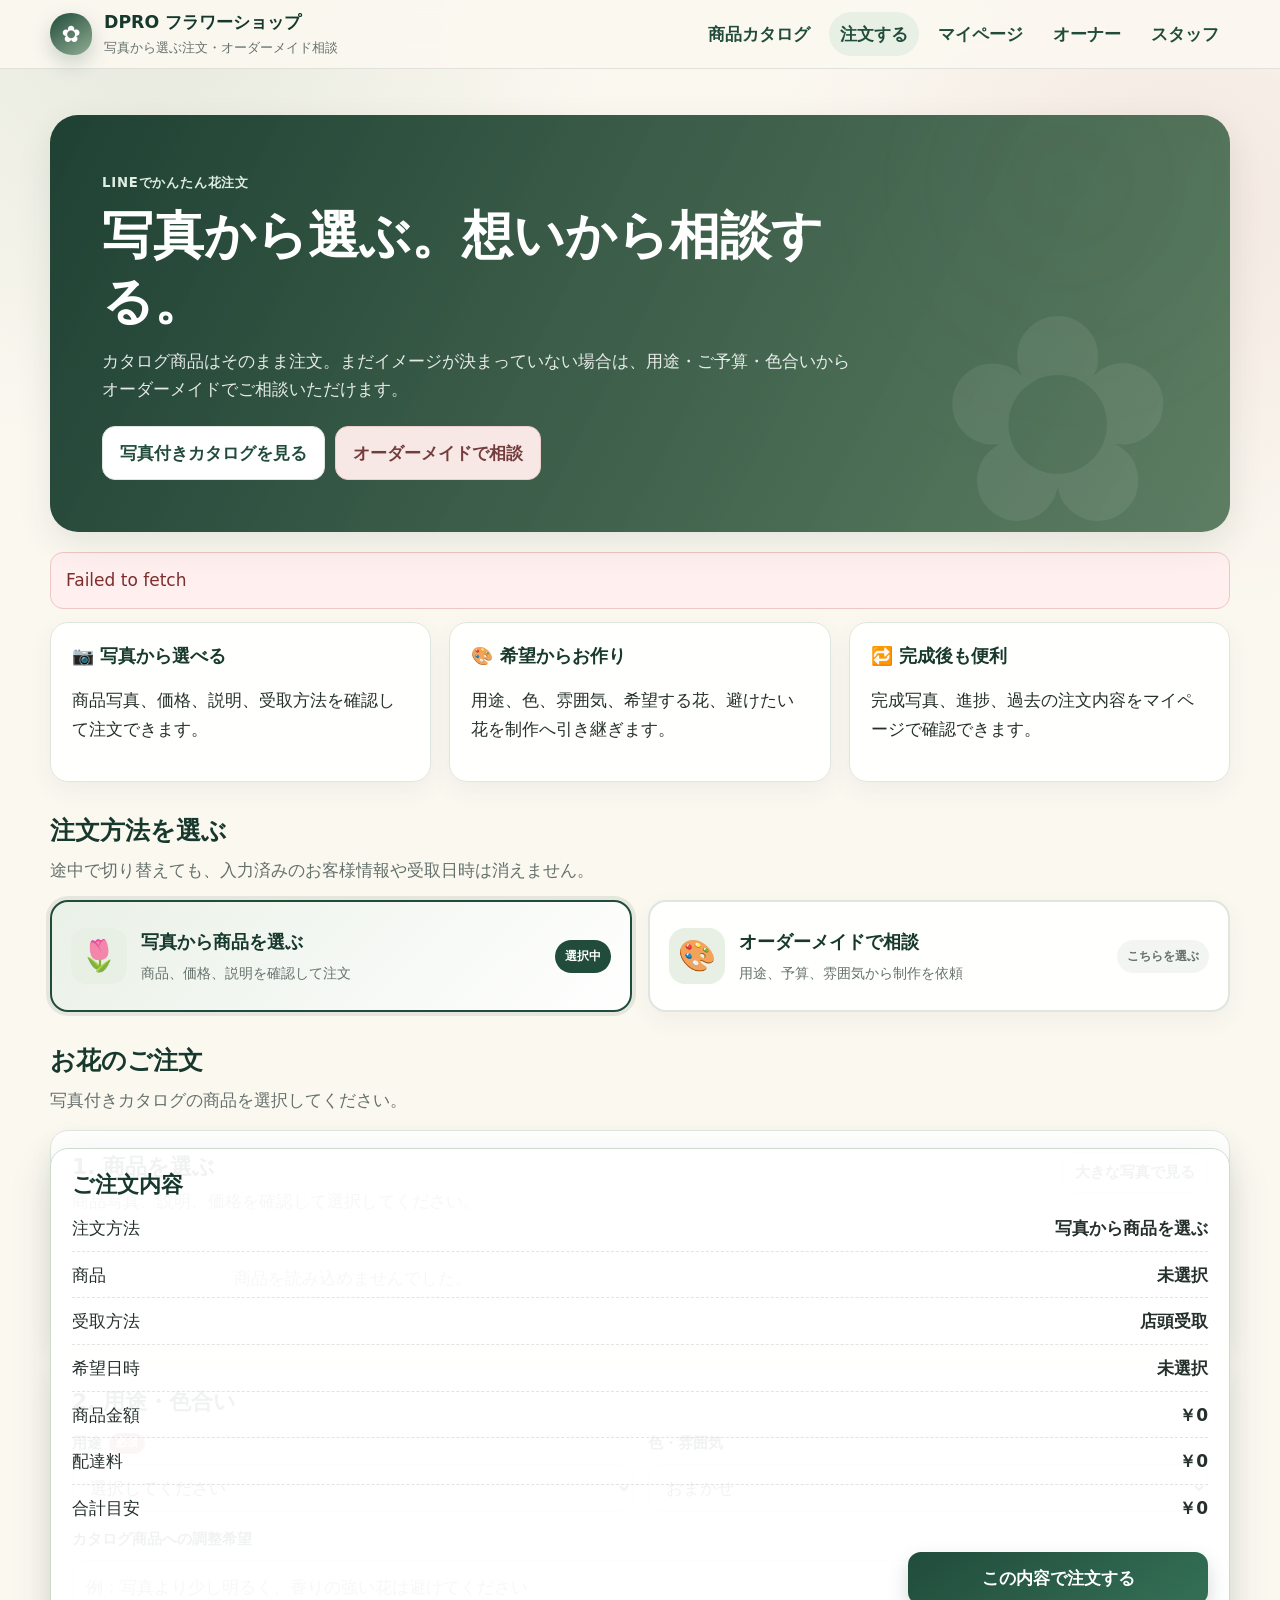
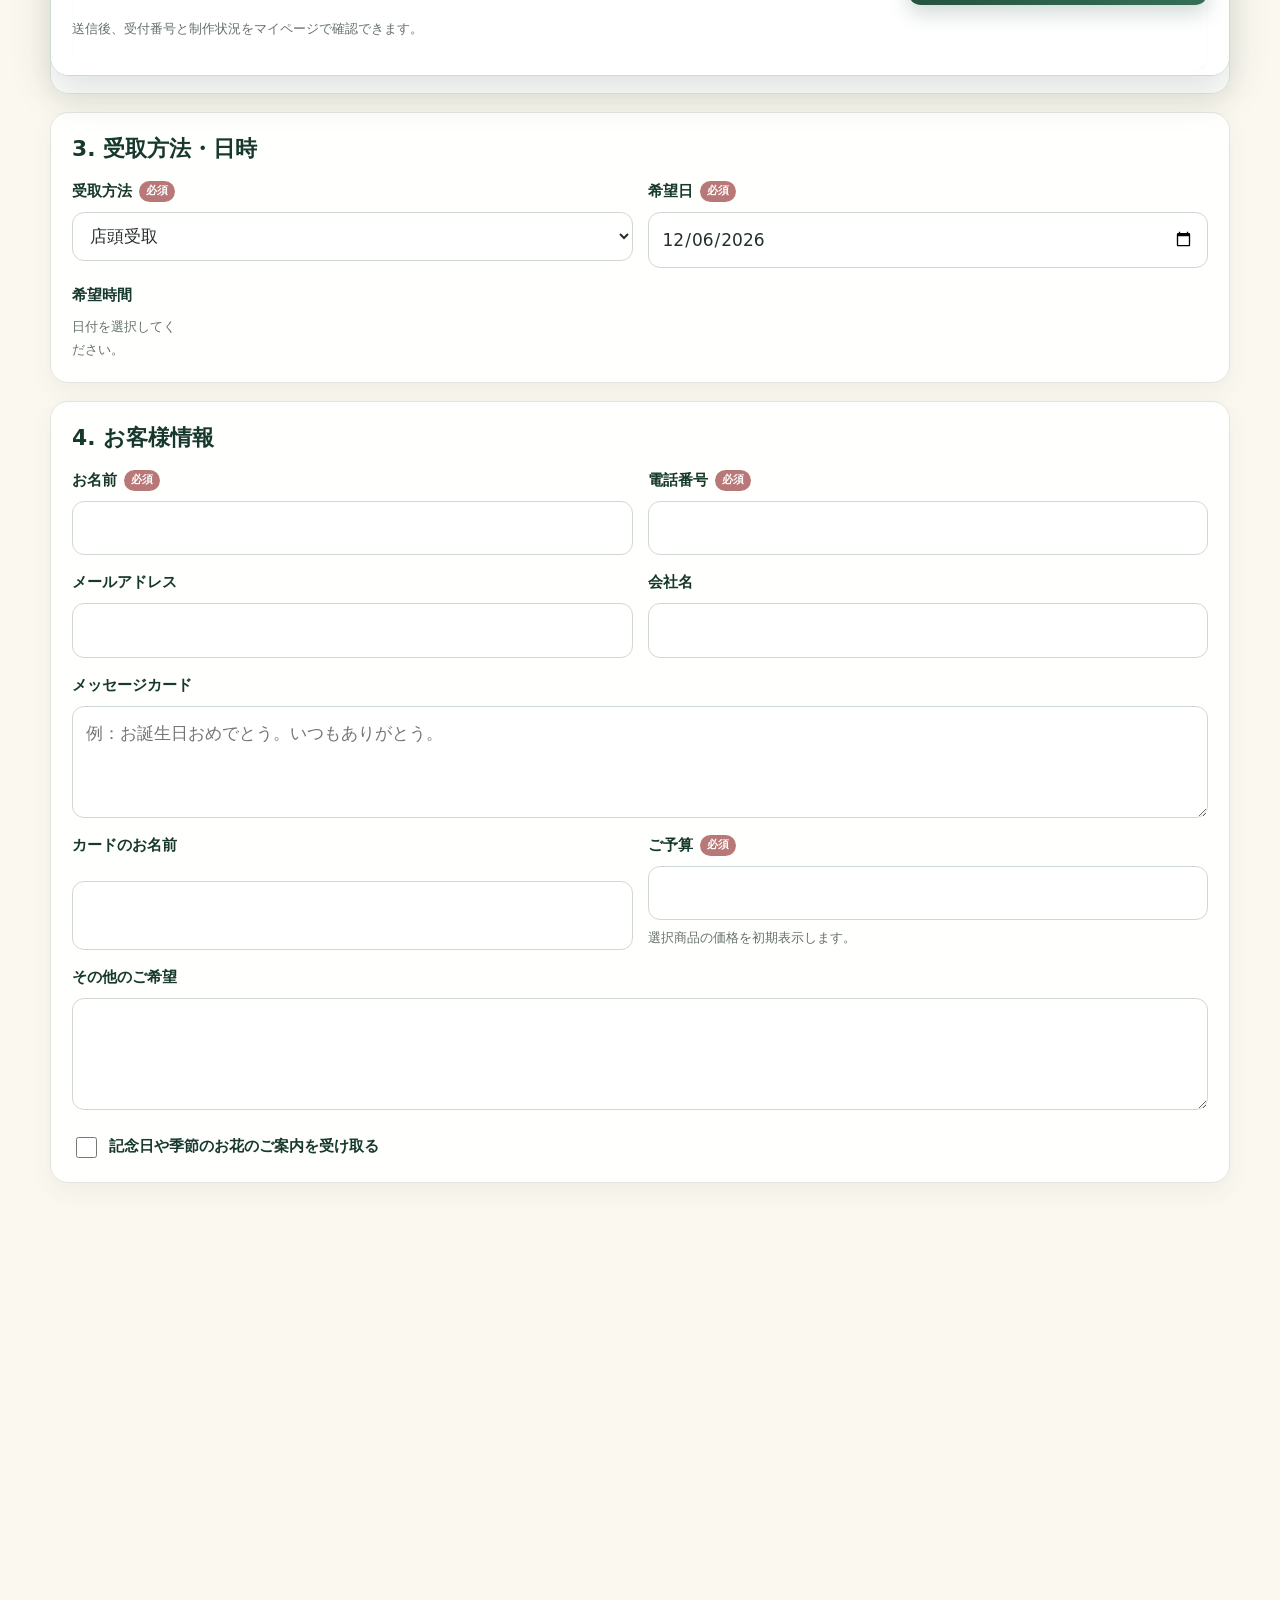
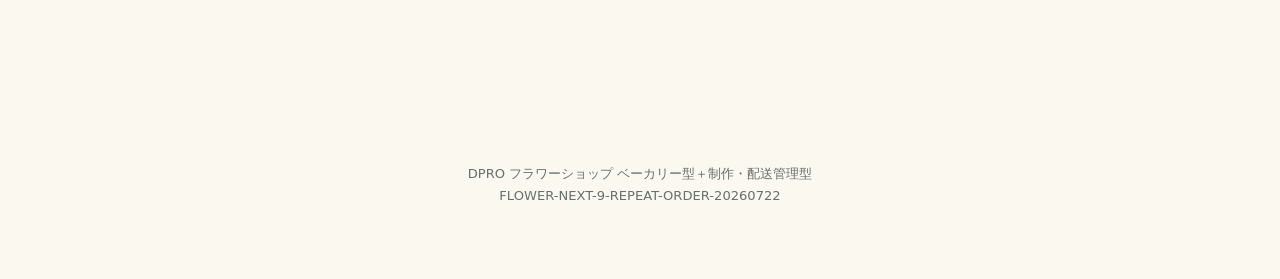
<file: index.html>
<!doctype html>
<html lang="ja">
<head>
  <meta charset="utf-8">
  <meta name="viewport" content="width=device-width,initial-scale=1,viewport-fit=cover">
  <meta name="theme-color" content="#214c3b">
  <meta name="description" content="写真付き商品カタログから選ぶ注文と、用途・予算から相談するオーダーメイド注文に対応したDPROフラワーショップLINEです。">
  <title>花を注文する｜DPRO フラワーショップ</title>
  <link rel="stylesheet" href="common.css?v=FLOWER-15">
  <link rel="stylesheet" href="order-next.css?v=FLOWER-NEXT-5">
</head>
<body>
  <header class="topbar">
    <div class="topbar-inner">
      <div class="brand">
        <div class="brand-mark">✿</div>
        <div>
          <div class="brand-title">DPRO フラワーショップ</div>
          <div class="brand-subtitle">写真から選ぶ注文・オーダーメイド相談</div>
        </div>
      </div>
      <nav class="topnav" id="topnav" aria-label="メインメニュー"></nav>
    </div>
  </header>

  <main class="page-shell">
    <section class="hero next-order-hero">
      <div class="eyebrow">LINEでかんたん花注文</div>
      <h1>写真から選ぶ。想いから相談する。</h1>
      <p>カタログ商品はそのまま注文。まだイメージが決まっていない場合は、用途・ご予算・色合いからオーダーメイドでご相談いただけます。</p>
      <div class="hero-actions">
        <a class="btn btn-ghost" href="catalog.html">写真付きカタログを見る</a>
        <a class="btn btn-rose" href="index.html?mode=custom#orderForm">オーダーメイドで相談</a>
      </div>
    </section>

    <div id="pageAlert" class="hidden" role="alert"></div>

    <section class="grid grid-3" aria-label="特長">
      <article class="card"><h3>📷 写真から選べる</h3><p>商品写真、価格、説明、受取方法を確認して注文できます。</p></article>
      <article class="card"><h3>🎨 希望からお作り</h3><p>用途、色、雰囲気、希望する花、避けたい花を制作へ引き継ぎます。</p></article>
      <article class="card"><h3>🔁 完成後も便利</h3><p>完成写真、進捗、過去の注文内容をマイページで確認できます。</p></article>
    </section>

    <section id="orderModeChooser" aria-labelledby="orderModeTitle">
      <h2 id="orderModeTitle" class="section-title">注文方法を選ぶ</h2>
      <p class="section-note">途中で切り替えても、入力済みのお客様情報や受取日時は消えません。</p>

      <div class="next-mode-grid">
        <button type="button" class="next-mode-card active" data-order-mode="catalog" aria-pressed="true">
          <span class="next-mode-icon">🌷</span>
          <span class="next-mode-copy">
            <strong>写真から商品を選ぶ</strong>
            <small>商品、価格、説明を確認して注文</small>
          </span>
          <span class="next-mode-check">選択中</span>
        </button>

        <button type="button" class="next-mode-card" data-order-mode="custom" aria-pressed="false">
          <span class="next-mode-icon">🎨</span>
          <span class="next-mode-copy">
            <strong>オーダーメイドで相談</strong>
            <small>用途、予算、雰囲気から制作を依頼</small>
          </span>
          <span class="next-mode-check">こちらを選ぶ</span>
        </button>
      </div>
    </section>

    <section id="orderForm">
      <h2 class="section-title">お花のご注文</h2>
      <p id="orderModeDescription" class="section-note">写真付きカタログの商品を選択してください。</p>

      <form id="flowerOrderForm" novalidate>
        <input id="orderModeInput" type="hidden" value="catalog">

        <article id="catalogProductCard" class="card">
          <div class="next-card-heading">
            <div>
              <h2>1. 商品を選ぶ</h2>
              <p>商品写真、説明、価格を確認して選択してください。</p>
            </div>
            <a class="btn btn-secondary btn-small" href="catalog.html">大きな写真で見る</a>
          </div>

          <div id="catalogSelectionNotice" class="hidden"></div>
          <div id="productList" class="next-product-list">
            <div class="loading">商品を読み込んでいます…</div>
          </div>

          <div id="selectedProductPreview" class="next-selected-product hidden"></div>
          <div id="productOptions" class="next-product-options hidden"></div>
        </article>

        <article id="customProductCard" class="card hidden">
          <div class="next-card-heading">
            <div>
              <h2>1. オーダーメイド内容</h2>
              <p>花の形と仕上がりの希望を入力してください。すべて決まっていなくても注文できます。</p>
            </div>
            <a class="btn btn-secondary btn-small" href="catalog.html">作例を見る</a>
          </div>

          <div class="form-grid">
            <div class="field">
              <label class="required" for="customBaseProduct">お花の形</label>
              <select id="customBaseProduct">
                <option value="">読み込み中…</option>
              </select>
              <span class="help">花束、アレンジメント、スタンド花など</span>
            </div>

            <div class="field">
              <label for="customSizeLabel">サイズ・ボリューム</label>
              <select id="customSizeLabel">
                <option value="">商品標準・おまかせ</option>
                <option value="コンパクト">コンパクト</option>
                <option value="標準">標準</option>
                <option value="ボリューム重視">ボリューム重視</option>
                <option value="大型">大型</option>
                <option value="設置場所に合わせて相談">設置場所に合わせて相談</option>
              </select>
            </div>

            <div class="field">
              <label class="required" for="designStyle">仕上がりの雰囲気</label>
              <select id="designStyle">
                <option value="">選択してください</option>
                <option value="おまかせ">おまかせ</option>
                <option value="優しくナチュラル">優しくナチュラル</option>
                <option value="明るく可愛らしい">明るく可愛らしい</option>
                <option value="華やかで豪華">華やかで豪華</option>
                <option value="上品で落ち着いた">上品で落ち着いた</option>
                <option value="シックで大人っぽい">シックで大人っぽい</option>
                <option value="個性的・印象的">個性的・印象的</option>
              </select>
            </div>

            <div class="field">
              <label for="wrappingOption">ラッピング</label>
              <select id="wrappingOption">
                <option value="">商品標準・おまかせ</option>
                <option value="明るい色">明るい色</option>
                <option value="落ち着いた色">落ち着いた色</option>
                <option value="上品">上品</option>
                <option value="可愛らしい">可愛らしい</option>
                <option value="法人・式典向け">法人・式典向け</option>
                <option value="ラッピング不要">ラッピング不要</option>
              </select>
            </div>

            <div class="field full">
              <label for="preferredFlowers">使用してほしい花・イメージ</label>
              <textarea id="preferredFlowers" placeholder="例：バラを入れてほしい、春らしい雰囲気、丸い形にしてほしい"></textarea>
            </div>

            <div class="field full">
              <label for="avoidFlowers">避けたい花・色・香り</label>
              <textarea id="avoidFlowers" placeholder="例：ユリは避けたい、香りの強い花は使わない、赤色は少なめ"></textarea>
            </div>

            <div class="field">
              <label for="ribbonText">リボン・短い札の文字</label>
              <input id="ribbonText" maxlength="300" placeholder="例：祝御開店">
            </div>

            <div class="field">
              <label for="standingSignText">立札の内容</label>
              <input id="standingSignText" maxlength="1000" placeholder="例：祝 御開店　株式会社DPRO">
            </div>

            <div class="field full">
              <label for="referenceImageNote">参考イメージについて</label>
              <textarea id="referenceImageNote" placeholder="例：後ほどLINEで参考写真を送ります。以前の注文と近い雰囲気を希望します。"></textarea>
              <label class="next-inline-check">
                <input id="referencePhotoRequired" type="checkbox">
                注文後にLINEで参考写真を送りたい
              </label>
            </div>
          </div>

          <div id="customSelectedProductPreview" class="next-selected-product hidden"></div>
          <div id="customProductOptions" class="next-product-options hidden"></div>
        </article>

        <article class="card next-section-card">
          <h2>2. 用途・色合い</h2>
          <div class="form-grid">
            <div class="field">
              <label class="required" for="usageType">用途</label>
              <select id="usageType" required>
                <option value="">選択してください</option>
                <option value="birthday">誕生日</option>
                <option value="wedding_anniversary">結婚記念日</option>
                <option value="mother_day">母の日</option>
                <option value="father_day">父の日</option>
                <option value="farewell">送別・退職</option>
                <option value="entrance_graduation">入学・卒業</option>
                <option value="opening">開店・開業祝い</option>
                <option value="anniversary">周年祝い</option>
                <option value="recital_event">発表会・公演</option>
                <option value="get_well">お見舞い</option>
                <option value="memorial">お供え・法事</option>
                <option value="funeral">葬儀・供花</option>
                <option value="home_use">自宅用</option>
                <option value="business">法人・ビジネス</option>
                <option value="other">その他</option>
              </select>
            </div>

            <div class="field">
              <label for="colorMood">色・雰囲気</label>
              <select id="colorMood">
                <option value="おまかせ">おまかせ</option>
                <option>赤・ピンク系</option>
                <option>黄色・オレンジ系</option>
                <option>白・グリーン系</option>
                <option>青・紫系</option>
                <option>カラフル</option>
                <option>優しい</option>
                <option>明るい</option>
                <option>華やか</option>
                <option>上品</option>
                <option>シック</option>
              </select>
            </div>

            <div id="catalogAdjustmentField" class="field full">
              <label for="flowerPreferences">カタログ商品への調整希望</label>
              <textarea id="flowerPreferences" placeholder="例：写真より少し明るく、香りの強い花は避けてください"></textarea>
            </div>
          </div>
        </article>

        <article class="card next-section-card">
          <h2>3. 受取方法・日時</h2>
          <div class="form-grid">
            <div class="field">
              <label class="required" for="fulfillmentType">受取方法</label>
              <select id="fulfillmentType" required>
                <option value="pickup">店頭受取</option>
                <option value="delivery">店舗配達</option>
                <option value="shipping_consultation">配送相談</option>
              </select>
              <div id="fulfillmentHelp" class="help"></div>
            </div>

            <div class="field" id="dateField">
              <label class="required" for="requestedDate">希望日</label>
              <input id="requestedDate" type="date" required>
            </div>

            <div class="field full" id="slotField">
              <label>希望時間</label>
              <div id="slotGrid" class="slot-grid">
                <span class="help">日付を選択してください。</span>
              </div>
              <input id="requestedAt" type="hidden">
            </div>
          </div>
        </article>

        <article class="card hidden next-section-card" id="recipientCard">
          <h2>4. お届け先</h2>
          <div class="form-grid">
            <div class="field">
              <label class="required" for="recipientName">受取人・会社名</label>
              <input id="recipientName" autocomplete="name">
            </div>
            <div class="field">
              <label class="required" for="recipientPhone">受取人電話番号</label>
              <input id="recipientPhone" inputmode="tel" autocomplete="tel">
            </div>
            <div class="field">
              <label for="recipientPostalCode">郵便番号</label>
              <input id="recipientPostalCode" inputmode="numeric">
            </div>
            <div class="field">
              <label class="required" for="deliveryArea">配達エリア</label>
              <select id="deliveryArea"><option value="">選択してください</option></select>
            </div>
            <div class="field">
              <label for="recipientPrefecture">都道府県</label>
              <input id="recipientPrefecture" value="福岡県">
            </div>
            <div class="field">
              <label for="recipientCity">市区町村</label>
              <input id="recipientCity">
            </div>
            <div class="field full">
              <label class="required" for="recipientAddress1">番地・建物名</label>
              <input id="recipientAddress1">
            </div>
            <div class="field">
              <label for="facilityName">会社・施設名</label>
              <input id="facilityName">
            </div>
            <div class="field">
              <label for="venueName">会場名</label>
              <input id="venueName">
            </div>
            <div class="field full">
              <label for="deliveryNote">配達時の注意</label>
              <textarea id="deliveryNote" placeholder="例：到着前に電話、正面入口横へ設置"></textarea>
            </div>
          </div>
        </article>

        <article class="card next-section-card">
          <h2><span id="customerStepNumber">4</span>. お客様情報</h2>
          <div class="form-grid">
            <div class="field">
              <label class="required" for="customerName">お名前</label>
              <input id="customerName" autocomplete="name" required>
            </div>
            <div class="field">
              <label class="required" for="customerPhone">電話番号</label>
              <input id="customerPhone" inputmode="tel" autocomplete="tel" required>
            </div>
            <div class="field">
              <label for="customerEmail">メールアドレス</label>
              <input id="customerEmail" type="email" autocomplete="email">
            </div>
            <div class="field">
              <label for="companyName">会社名</label>
              <input id="companyName" autocomplete="organization">
            </div>
            <div class="field full">
              <label for="messageText">メッセージカード</label>
              <textarea id="messageText" placeholder="例：お誕生日おめでとう。いつもありがとう。"></textarea>
            </div>
            <div class="field">
              <label for="senderName">カードのお名前</label>
              <input id="senderName">
            </div>
            <div class="field">
              <label class="required" for="budgetAmount">ご予算</label>
              <input id="budgetAmount" type="number" min="0" step="100" required>
              <span id="budgetHelp" class="help">選択商品の価格を初期表示します。</span>
            </div>
            <div class="field full">
              <label for="customerNote">その他のご希望</label>
              <textarea id="customerNote"></textarea>
            </div>
            <div class="field full">
              <label class="next-inline-check">
                <input id="marketingOptIn" type="checkbox">
                記念日や季節のお花のご案内を受け取る
              </label>
            </div>
          </div>
        </article>

        <article class="card next-section-card next-summary-card">
          <h2>ご注文内容</h2>
          <div id="orderSummary" class="summary-list">
            <div class="summary-row"><span>注文方法</span><strong>写真から商品を選ぶ</strong></div>
            <div class="summary-row"><span>商品</span><strong>未選択</strong></div>
            <div class="summary-row"><span>合計目安</span><strong>¥0</strong></div>
          </div>
          <div id="formAlert" class="hidden" role="alert"></div>
          <div class="actions">
            <button id="submitButton" type="submit" class="btn btn-primary">この内容で注文する</button>
          </div>
          <p class="help">送信後、受付番号と制作状況をマイページで確認できます。</p>
        </article>
      </form>
    </section>

    <footer class="footer">
      <div>DPRO フラワーショップ ベーカリー型＋制作・配送管理型</div>
      <div id="appVersion"></div>
    </footer>
  </main>

  <nav class="mobile-bottom-nav next-mobile-nav" id="mobileNav" aria-label="スマートフォンメニュー"></nav>

  <script src="config.js?v=FLOWER-15"></script>
  <script src="common.js?v=FLOWER-15"></script>
  <script src="index.js?v=FLOWER-NEXT-5"></script>
</body>
</html>
</file>
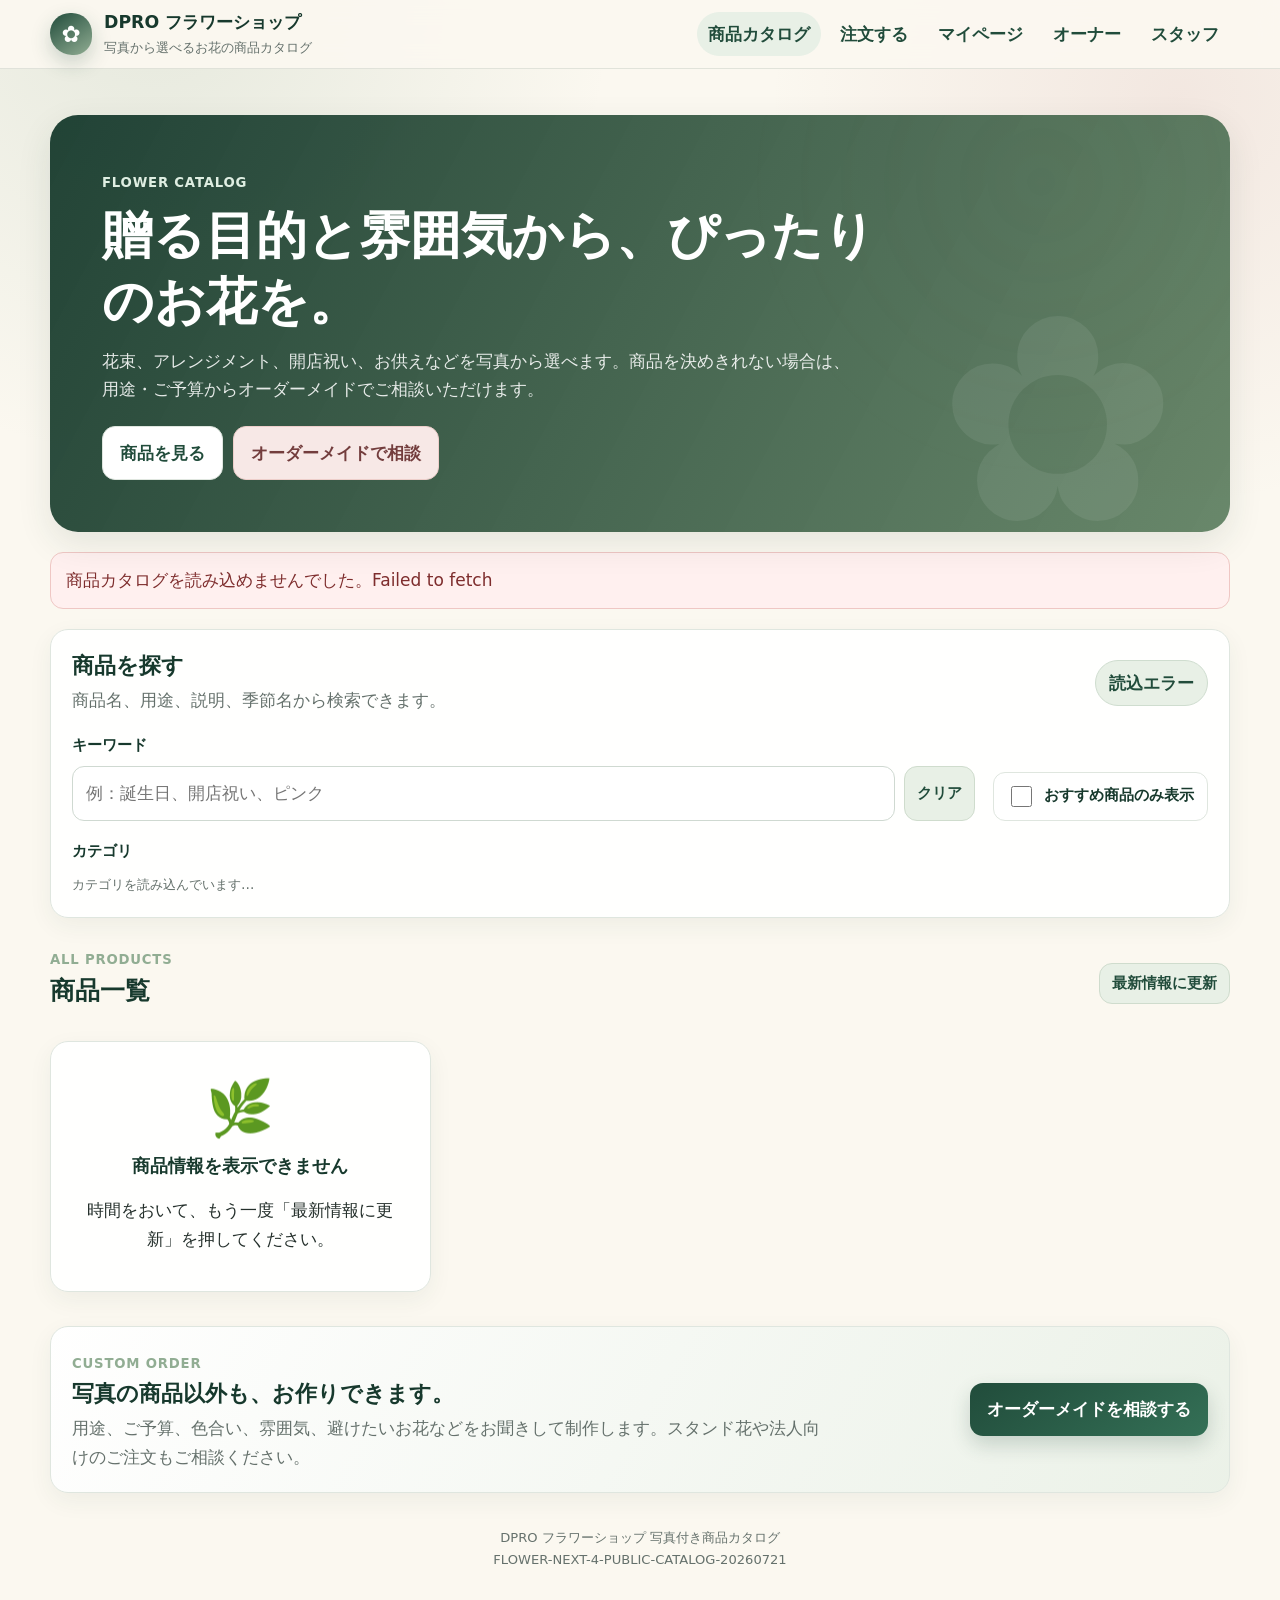
<file: catalog.html>
<!doctype html>
<html lang="ja">
<head>
  <meta charset="utf-8">
  <meta name="viewport" content="width=device-width,initial-scale=1,viewport-fit=cover">
  <meta name="theme-color" content="#214c3b">
  <meta name="description" content="DPRO フラワーショップの商品カタログ。花束、アレンジメント、開店祝い、お供えなどを写真から選べます。">
  <title>お花の商品カタログ｜DPRO フラワーショップ</title>
  <link rel="stylesheet" href="common.css?v=FLOWER-15">
  <link rel="stylesheet" href="catalog.css?v=FLOWER-NEXT-4">
</head>
<body>
  <header class="topbar">
    <div class="topbar-inner">
      <a class="brand catalog-brand-link" href="catalog.html" aria-label="商品カタログのトップへ">
        <div class="brand-mark">✿</div>
        <div>
          <div class="brand-title">DPRO フラワーショップ</div>
          <div class="brand-subtitle">写真から選べるお花の商品カタログ</div>
        </div>
      </a>
      <nav class="topnav" id="topnav" aria-label="メインメニュー"></nav>
    </div>
  </header>

  <main class="page-shell">
    <section class="hero catalog-hero">
      <div class="eyebrow">FLOWER CATALOG</div>
      <h1>贈る目的と雰囲気から、ぴったりのお花を。</h1>
      <p>花束、アレンジメント、開店祝い、お供えなどを写真から選べます。商品を決めきれない場合は、用途・ご予算からオーダーメイドでご相談いただけます。</p>
      <div class="hero-actions">
        <a class="btn btn-ghost" href="#catalogProducts">商品を見る</a>
        <a class="btn btn-rose" href="index.html?mode=custom#orderForm">オーダーメイドで相談</a>
      </div>
    </section>

    <div id="pageAlert" class="hidden" role="alert"></div>

    <section class="card catalog-filter-card" aria-labelledby="catalogFilterTitle">
      <div class="catalog-filter-heading">
        <div>
          <h2 id="catalogFilterTitle">商品を探す</h2>
          <p>商品名、用途、説明、季節名から検索できます。</p>
        </div>
        <div id="resultCount" class="catalog-result-count" aria-live="polite">読み込み中…</div>
      </div>

      <div class="catalog-filter-grid">
        <div class="field">
          <label for="catalogSearch">キーワード</label>
          <div class="catalog-search-row">
            <input id="catalogSearch" type="search" placeholder="例：誕生日、開店祝い、ピンク" autocomplete="off">
            <button id="clearSearch" type="button" class="btn btn-secondary btn-small">クリア</button>
          </div>
        </div>
        <label class="catalog-check">
          <input id="featuredOnly" type="checkbox">
          <span>おすすめ商品のみ表示</span>
        </label>
      </div>

      <div>
        <div class="catalog-filter-label">カテゴリ</div>
        <div id="categoryChips" class="catalog-category-chips" aria-label="商品カテゴリ">
          <span class="help">カテゴリを読み込んでいます…</span>
        </div>
      </div>
    </section>

    <section id="featuredSection" class="hidden" aria-labelledby="featuredTitle">
      <div class="catalog-section-heading">
        <div>
          <div class="eyebrow catalog-dark-eyebrow">RECOMMENDED</div>
          <h2 id="featuredTitle" class="section-title catalog-section-title">おすすめのお花</h2>
        </div>
      </div>
      <div id="featuredProducts" class="catalog-product-grid"></div>
    </section>

    <section id="catalogProducts" aria-labelledby="allProductsTitle">
      <div class="catalog-section-heading">
        <div>
          <div class="eyebrow catalog-dark-eyebrow">ALL PRODUCTS</div>
          <h2 id="allProductsTitle" class="section-title catalog-section-title">商品一覧</h2>
        </div>
        <button id="reloadCatalog" type="button" class="btn btn-secondary btn-small">最新情報に更新</button>
      </div>

      <div id="productGrid" class="catalog-product-grid">
        <article class="card catalog-loading-card">
          <div class="catalog-loading-image"></div>
          <div class="loading">商品を読み込んでいます…</div>
        </article>
      </div>

      <div id="emptyState" class="card catalog-empty hidden">
        <div class="catalog-empty-icon">💐</div>
        <h3>条件に合う商品がありません</h3>
        <p>キーワードやカテゴリを変更して、もう一度お試しください。</p>
        <button id="resetFilters" type="button" class="btn btn-primary">すべての商品を表示</button>
      </div>
    </section>

    <section class="card catalog-custom-card">
      <div>
        <div class="eyebrow catalog-dark-eyebrow">CUSTOM ORDER</div>
        <h2>写真の商品以外も、お作りできます。</h2>
        <p>用途、ご予算、色合い、雰囲気、避けたいお花などをお聞きして制作します。スタンド花や法人向けのご注文もご相談ください。</p>
      </div>
      <a class="btn btn-primary" href="index.html?mode=custom#orderForm">オーダーメイドを相談する</a>
    </section>

    <footer class="footer">
      <div>DPRO フラワーショップ 写真付き商品カタログ</div>
      <div id="appVersion"></div>
    </footer>
  </main>

  <dialog id="productDialog" class="catalog-dialog" aria-labelledby="dialogProductName">
    <div class="catalog-dialog-shell">
      <button id="closeProductDialog" class="catalog-dialog-close" type="button" aria-label="商品詳細を閉じる">×</button>
      <div id="productDialogContent">
        <div class="loading">商品情報を読み込んでいます…</div>
      </div>
    </div>
  </dialog>

  <nav class="mobile-bottom-nav catalog-mobile-nav" id="mobileNav" aria-label="スマートフォンメニュー"></nav>

  <script src="config.js?v=FLOWER-15"></script>
  <script src="common.js?v=FLOWER-15"></script>
  <script src="catalog.js?v=FLOWER-NEXT-4"></script>
</body>
</html>
</file>
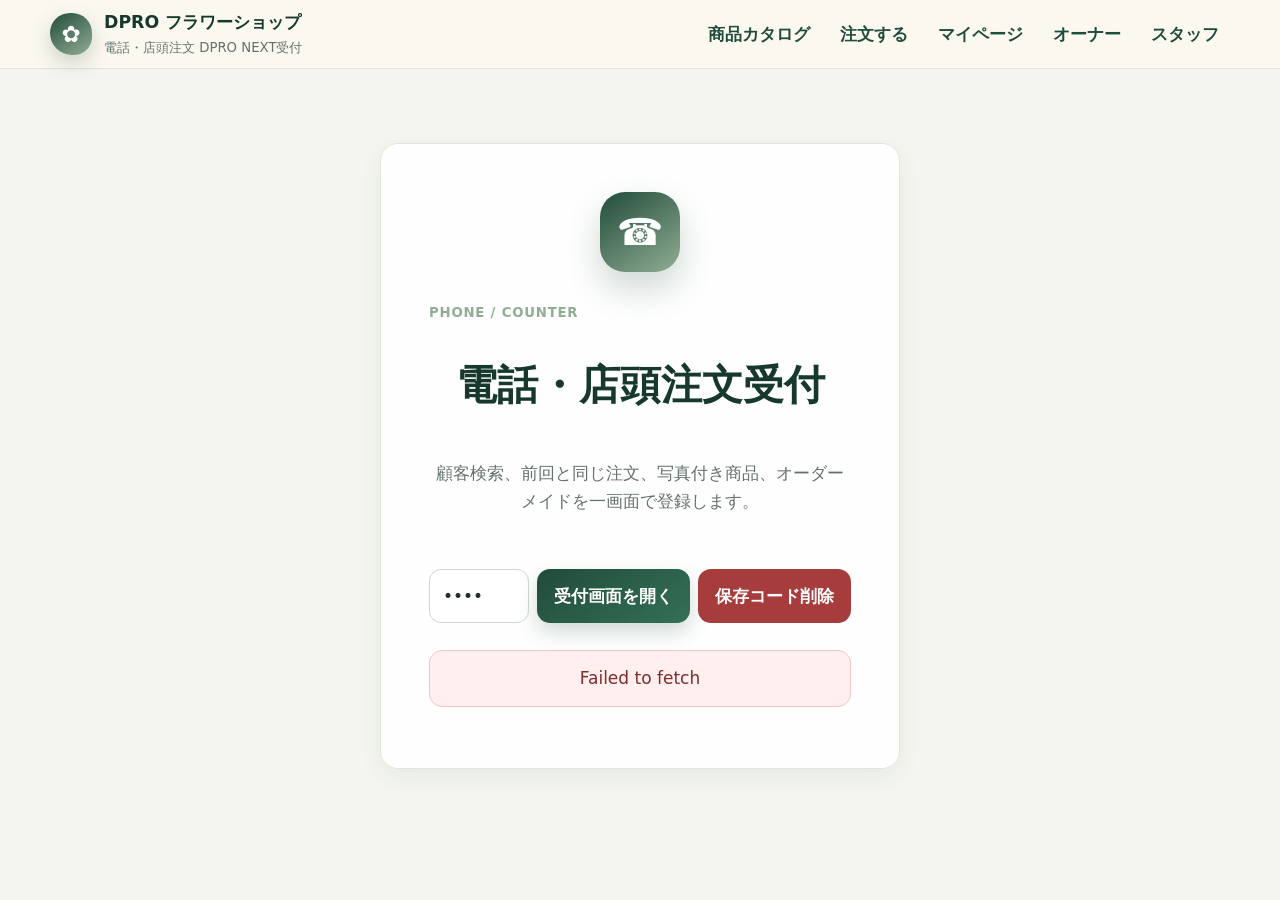
<file: counter.html>
<!doctype html>
<html lang="ja">
<head>
  <meta charset="utf-8">
  <meta name="viewport" content="width=device-width,initial-scale=1,viewport-fit=cover">
  <meta name="theme-color" content="#17392d">
  <meta name="description" content="電話・店頭注文を顧客検索、写真付き商品、オーダーメイド、配達先まで一元登録するDPROフラワーショップ受付画面です。">
  <title>電話・店頭注文｜DPRO フラワーショップ</title>
  <link rel="stylesheet" href="common.css?v=FLOWER-15">
  <link rel="stylesheet" href="counter-next.css?v=FLOWER-NEXT-8">
</head>
<body class="counter-next-body">
  <header class="topbar counter-topbar">
    <div class="topbar-inner">
      <div class="brand">
        <div class="brand-mark">✿</div>
        <div>
          <div class="brand-title">DPRO フラワーショップ</div>
          <div class="brand-subtitle">電話・店頭注文 DPRO NEXT受付</div>
        </div>
      </div>
      <nav class="topnav" id="topnav" aria-label="メインメニュー"></nav>
    </div>
  </header>

  <main class="page-shell counter-page-shell">
    <section id="adminLock" class="counter-login-shell">
      <article class="card admin-lock counter-login-card">
        <div class="counter-login-mark">☎️</div>
        <div class="eyebrow counter-dark-eyebrow">PHONE / COUNTER</div>
        <h1>電話・店頭注文受付</h1>
        <p>顧客検索、前回と同じ注文、写真付き商品、オーダーメイドを一画面で登録します。</p>
        <div class="code-row counter-login-code-row">
          <input id="adminCode" type="password" inputmode="numeric" autocomplete="current-password" placeholder="管理コード" aria-label="管理コード">
          <button id="loginButton" type="button" class="btn btn-primary">受付画面を開く</button>
          <button id="clearCodeButton" type="button" class="btn btn-danger">保存コード削除</button>
        </div>
        <div id="loginAlert" class="hidden" role="alert"></div>
      </article>
    </section>

    <section id="counterApp" class="hidden">
      <section class="hero counter-hero">
        <div class="eyebrow">DPRO NEXT COUNTER ORDER</div>
        <h1>お客様を見つけて、前回より早く受付。</h1>
        <p>電話番号・氏名・顧客番号から検索し、過去注文や登録済み届け先をそのまま利用できます。</p>
        <div class="hero-actions">
          <a class="btn btn-ghost" href="owner-ipad.html?demo=1">iPad受付</a>
          <a class="btn btn-ghost" href="owner.html?demo=1#orders">オーナー注文管理</a>
          <button id="logoutButton" type="button" class="btn btn-rose">受付画面を閉じる</button>
        </div>
      </section>

      <div id="pageAlert" class="hidden counter-page-alert" role="alert"></div>

      <div class="counter-next-layout">
        <aside class="counter-customer-column">
          <section class="card counter-search-card">
            <div class="counter-section-heading">
              <div>
                <div class="eyebrow counter-dark-eyebrow">CUSTOMER</div>
                <h2>お客様を検索</h2>
              </div>
              <button id="newCustomerButton" type="button" class="btn btn-secondary btn-small">新規顧客</button>
            </div>

            <div class="field">
              <label for="customerSearch">氏名・電話番号・顧客番号・会社名</label>
              <div class="counter-search-row">
                <input id="customerSearch" type="search" placeholder="例：09012345678">
                <button id="customerSearchButton" type="button" class="btn btn-primary">検索</button>
              </div>
            </div>
            <div id="customerSearchAlert" class="hidden" role="alert"></div>
            <div id="customerSearchResults" class="counter-customer-results"></div>
          </section>

          <section id="selectedCustomerCard" class="card counter-selected-card">
            <div id="selectedCustomer">
              <div class="counter-empty-small">新しいお客様として受付します。</div>
            </div>
          </section>

          <section id="recentOrdersCard" class="card counter-recent-card hidden">
            <div class="counter-section-heading">
              <div>
                <div class="eyebrow counter-dark-eyebrow">ORDER HISTORY</div>
                <h2>最近の注文</h2>
              </div>
            </div>
            <div id="recentOrders" class="counter-recent-orders"></div>
          </section>

          <section class="card counter-summary-card">
            <div class="counter-section-heading">
              <div>
                <div class="eyebrow counter-dark-eyebrow">SUMMARY</div>
                <h2>注文内容</h2>
              </div>
            </div>
            <div id="counterSummary" class="summary-list"></div>
            <div id="formAlert" class="hidden" role="alert"></div>
            <button id="submitButton" type="submit" form="counterOrderForm" class="btn btn-primary counter-submit-button">この内容で注文を登録</button>
          </section>
        </aside>

        <section class="counter-form-column">
          <form id="counterOrderForm" novalidate>
            <article class="card counter-step-card">
              <div class="counter-step-head">
                <span>1</span>
                <div>
                  <h2>受付方法・お客様情報</h2>
                  <p>既存顧客を選ぶと自動入力されます。</p>
                </div>
              </div>

              <div class="form-grid">
                <div class="field">
                  <label class="required" for="sourceType">受付方法</label>
                  <select id="sourceType" required>
                    <option value="phone">電話注文</option>
                    <option value="counter">店頭注文</option>
                  </select>
                </div>
                <div class="field">
                  <label for="selectedCustomerNumber">顧客番号</label>
                  <input id="selectedCustomerNumber" readonly placeholder="新規登録">
                </div>
                <div class="field">
                  <label class="required" for="customerName">お名前</label>
                  <input id="customerName" autocomplete="name" required>
                </div>
                <div class="field">
                  <label class="required" for="customerPhone">電話番号</label>
                  <input id="customerPhone" inputmode="tel" autocomplete="tel" required>
                </div>
                <div class="field">
                  <label for="customerEmail">メールアドレス</label>
                  <input id="customerEmail" type="email" autocomplete="email">
                </div>
                <div class="field">
                  <label for="customerCompany">会社名</label>
                  <input id="customerCompany" autocomplete="organization">
                </div>
              </div>
            </article>

            <article class="card counter-step-card">
              <div class="counter-step-head">
                <span>2</span>
                <div>
                  <h2>注文方法・商品</h2>
                  <p>写真付き商品から選ぶか、用途と予算からオーダーメイドで受付します。</p>
                </div>
              </div>

              <div class="counter-mode-grid">
                <button type="button" class="counter-mode-button active" data-order-mode="catalog">
                  <span>🌷</span>
                  <strong>カタログ商品</strong>
                  <small>写真・価格から選択</small>
                </button>
                <button type="button" class="counter-mode-button" data-order-mode="custom">
                  <span>🎨</span>
                  <strong>オーダーメイド</strong>
                  <small>用途・予算から制作</small>
                </button>
              </div>

              <div class="counter-product-toolbar">
                <div class="field">
                  <label for="productSearch">商品検索</label>
                  <input id="productSearch" type="search" placeholder="商品名・カテゴリ">
                </div>
                <label class="counter-inline-check">
                  <input id="showFeaturedOnly" type="checkbox">
                  <span>おすすめのみ</span>
                </label>
              </div>

              <div id="productCatalog" class="counter-product-grid">
                <div class="loading">商品を読み込んでいます…</div>
              </div>

              <div class="counter-selected-items-head">
                <h3>選択中の商品</h3>
                <button id="clearItemsButton" type="button" class="btn btn-secondary btn-small">商品をクリア</button>
              </div>
              <div id="orderItems" class="counter-item-list">
                <div class="counter-empty-small">商品を選択してください。</div>
              </div>
            </article>

            <article class="card counter-step-card">
              <div class="counter-step-head">
                <span>3</span>
                <div>
                  <h2>用途・受取日時</h2>
                  <p>制作受付上限と商品準備時間を反映した空き枠を表示します。</p>
                </div>
              </div>

              <div class="form-grid">
                <div class="field">
                  <label class="required" for="usageType">用途</label>
                  <select id="usageType" required>
                    <option value="">選択してください</option>
                    <option value="birthday">誕生日</option>
                    <option value="wedding_anniversary">結婚記念日</option>
                    <option value="mother_day">母の日</option>
                    <option value="father_day">父の日</option>
                    <option value="farewell">送別・退職</option>
                    <option value="entrance_graduation">入学・卒業</option>
                    <option value="opening">開店・開業祝い</option>
                    <option value="anniversary">周年祝い</option>
                    <option value="recital_event">発表会・公演</option>
                    <option value="get_well">お見舞い</option>
                    <option value="memorial">お供え・法事</option>
                    <option value="funeral">葬儀・供花</option>
                    <option value="home_use">自宅用</option>
                    <option value="business">法人・ビジネス</option>
                    <option value="other">その他</option>
                  </select>
                </div>
                <div class="field">
                  <label class="required" for="fulfillmentType">受取方法</label>
                  <select id="fulfillmentType" required>
                    <option value="pickup">店頭受取</option>
                    <option value="delivery">店舗配達</option>
                    <option value="shipping_consultation">配送相談</option>
                  </select>
                </div>
                <div class="field" id="dateField">
                  <label class="required" for="requestedDate">希望日</label>
                  <input id="requestedDate" type="date" required>
                </div>
                <div class="field full" id="slotField">
                  <label>希望時間</label>
                  <div id="slotGrid" class="slot-grid">
                    <span class="help">日付を選択してください。</span>
                  </div>
                  <input id="requestedAt" type="hidden">
                </div>
              </div>
            </article>

            <article id="recipientCard" class="card counter-step-card hidden">
              <div class="counter-step-head">
                <span>4</span>
                <div>
                  <h2>お届け先</h2>
                  <p>登録済み届け先を選ぶと、住所と注意事項を自動入力します。</p>
                </div>
              </div>

              <div class="form-grid">
                <div class="field full">
                  <label for="savedAddress">登録済み届け先</label>
                  <select id="savedAddress">
                    <option value="">使用しない・直接入力</option>
                  </select>
                </div>
                <div class="field">
                  <label class="required" for="recipientName">受取人・会社名</label>
                  <input id="recipientName">
                </div>
                <div class="field">
                  <label class="required" for="recipientPhone">受取人電話番号</label>
                  <input id="recipientPhone" inputmode="tel">
                </div>
                <div class="field">
                  <label for="recipientPostalCode">郵便番号</label>
                  <input id="recipientPostalCode" inputmode="numeric">
                </div>
                <div class="field">
                  <label class="required" for="deliveryArea">配達エリア</label>
                  <select id="deliveryArea">
                    <option value="">選択してください</option>
                  </select>
                </div>
                <div class="field">
                  <label for="recipientPrefecture">都道府県</label>
                  <input id="recipientPrefecture" value="福岡県">
                </div>
                <div class="field">
                  <label for="recipientCity">市区町村</label>
                  <input id="recipientCity">
                </div>
                <div class="field full">
                  <label class="required" for="recipientAddress1">番地・建物名</label>
                  <input id="recipientAddress1">
                </div>
                <div class="field">
                  <label for="facilityName">会社・施設名</label>
                  <input id="facilityName">
                </div>
                <div class="field">
                  <label for="venueName">会場名</label>
                  <input id="venueName">
                </div>
                <div class="field full">
                  <label for="deliveryNote">配達時の注意</label>
                  <textarea id="deliveryNote" placeholder="例：到着前に電話、正面入口横へ設置"></textarea>
                </div>
              </div>
            </article>

            <article class="card counter-step-card">
              <div class="counter-step-head">
                <span id="messageStepNumber">4</span>
                <div>
                  <h2>メッセージ・店舗メモ</h2>
                  <p>お客様へ見せる内容と、店舗内だけの注意を分けて登録します。</p>
                </div>
              </div>

              <div class="form-grid">
                <div class="field full">
                  <label for="messageText">メッセージカード</label>
                  <textarea id="messageText" placeholder="例：お誕生日おめでとう。いつもありがとう。"></textarea>
                </div>
                <div class="field">
                  <label for="senderName">カードのお名前</label>
                  <input id="senderName">
                </div>
                <div class="field full">
                  <label for="customerNote">お客様のご希望</label>
                  <textarea id="customerNote"></textarea>
                </div>
                <div class="field full">
                  <label for="internalNote">店舗内メモ</label>
                  <textarea id="internalNote" placeholder="お客様には表示しない内部メモ"></textarea>
                </div>
              </div>
            </article>
          </form>
        </section>
      </div>

      <footer class="footer counter-footer">
        <div>DPRO フラワーショップ 電話・店頭注文 DPRO NEXT</div>
        <div id="appVersion"></div>
      </footer>
    </section>
  </main>

  <nav class="mobile-bottom-nav" id="mobileNav"></nav>

  <script src="config.js?v=FLOWER-15"></script>
  <script src="common.js?v=FLOWER-15"></script>
  <script src="counter-next.js?v=FLOWER-NEXT-8"></script>
</body>
</html>
</file>
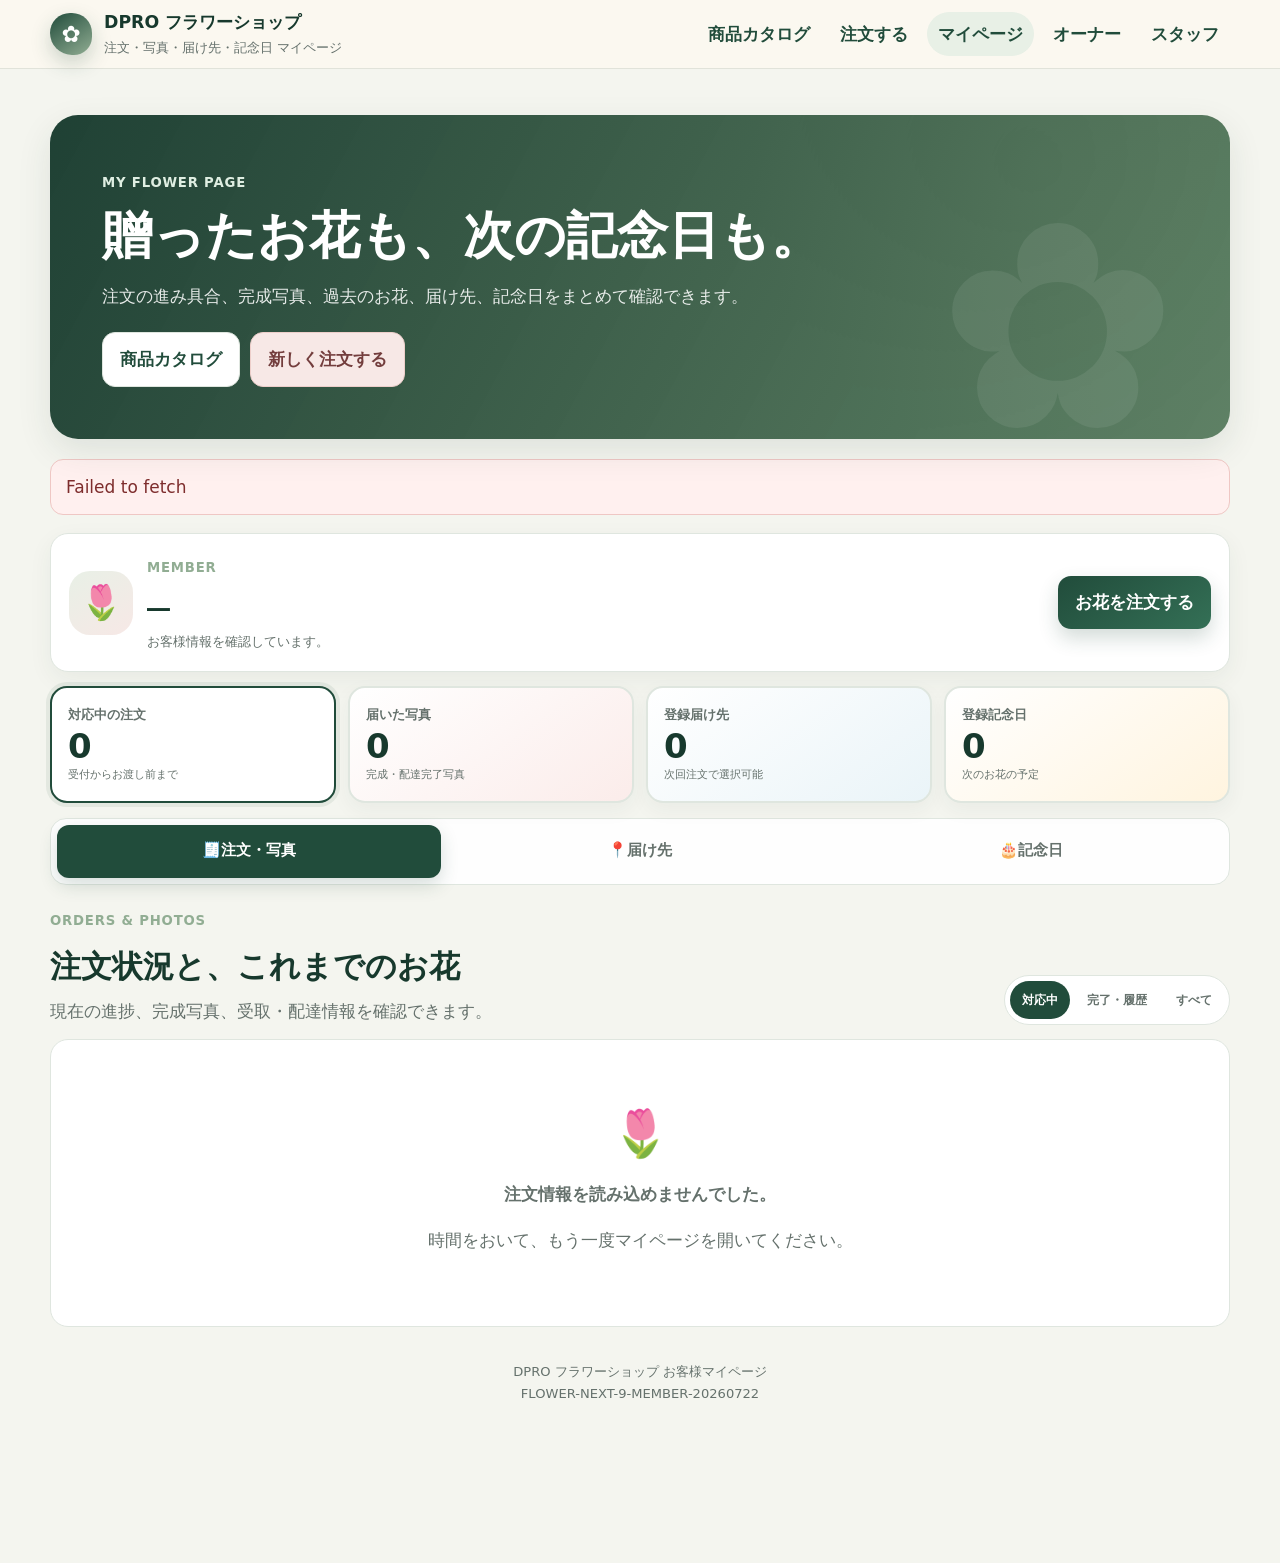
<file: member.html>
<!doctype html>
<html lang="ja">
<head>
  <meta charset="utf-8">
  <meta name="viewport" content="width=device-width,initial-scale=1,viewport-fit=cover">
  <meta name="theme-color" content="#17392d">
  <meta name="description" content="注文進捗、完成写真、再注文、届け先、記念日を管理できるDPROフラワーショップのお客様マイページです。">
  <title>マイページ｜DPRO フラワーショップ</title>
  <link rel="stylesheet" href="common.css?v=FLOWER-15">
  <link rel="stylesheet" href="member-next.css?v=FLOWER-NEXT-9">
</head>
<body class="member-next-body">
  <header class="topbar member-topbar">
    <div class="topbar-inner">
      <div class="brand">
        <div class="brand-mark">✿</div>
        <div>
          <div class="brand-title">DPRO フラワーショップ</div>
          <div class="brand-subtitle">注文・写真・届け先・記念日 マイページ</div>
        </div>
      </div>
      <nav class="topnav" id="topnav" aria-label="メインメニュー"></nav>
    </div>
  </header>

  <main class="page-shell member-page-shell">
    <section class="hero member-hero">
      <div class="eyebrow">MY FLOWER PAGE</div>
      <h1>贈ったお花も、次の記念日も。</h1>
      <p>注文の進み具合、完成写真、過去のお花、届け先、記念日をまとめて確認できます。</p>
      <div class="hero-actions">
        <a class="btn btn-ghost" href="catalog.html">商品カタログ</a>
        <a class="btn btn-rose" href="index.html">新しく注文する</a>
      </div>
    </section>

    <div id="createdNotice" class="hidden" role="status"></div>
    <div id="pageAlert" class="hidden member-page-alert" role="alert"></div>

    <section id="memberLoading" class="card loading member-loading-card">
      マイページを読み込んでいます…
    </section>

    <section id="memberApp" class="hidden">
      <section class="member-profile-card">
        <div class="member-profile-main">
          <div class="member-avatar">🌷</div>
          <div>
            <div class="eyebrow member-dark-eyebrow">MEMBER</div>
            <h2 id="customerName">―</h2>
            <p id="customerMeta">お客様情報を確認しています。</p>
          </div>
        </div>
        <a class="btn btn-primary" href="index.html">お花を注文する</a>
      </section>

      <section class="member-stat-grid" aria-label="マイページ集計">
        <button type="button" class="member-stat-card active" data-open-tab="orders">
          <span>対応中の注文</span>
          <strong id="activeOrderCount">0</strong>
          <small>受付からお渡し前まで</small>
        </button>
        <button type="button" class="member-stat-card photo" data-open-tab="orders">
          <span>届いた写真</span>
          <strong id="photoCount">0</strong>
          <small>完成・配達完了写真</small>
        </button>
        <button type="button" class="member-stat-card address" data-open-tab="addresses">
          <span>登録届け先</span>
          <strong id="addressCount">0</strong>
          <small>次回注文で選択可能</small>
        </button>
        <button type="button" class="member-stat-card anniversary" data-open-tab="anniversaries">
          <span>登録記念日</span>
          <strong id="anniversaryCount">0</strong>
          <small>次のお花の予定</small>
        </button>
      </section>

      <nav class="member-tabs" aria-label="マイページ項目">
        <button type="button" class="member-tab active" data-member-tab="orders">
          <span>🧾</span>注文・写真
        </button>
        <button type="button" class="member-tab" data-member-tab="addresses">
          <span>📍</span>届け先
        </button>
        <button type="button" class="member-tab" data-member-tab="anniversaries">
          <span>🎂</span>記念日
        </button>
      </nav>

      <section id="panel-orders" class="member-panel active" data-member-panel="orders">
        <div class="member-section-heading">
          <div>
            <div class="eyebrow member-dark-eyebrow">ORDERS & PHOTOS</div>
            <h2>注文状況と、これまでのお花</h2>
            <p>現在の進捗、完成写真、受取・配達情報を確認できます。</p>
          </div>
          <div class="member-order-filters">
            <button type="button" class="active" data-order-filter="active">対応中</button>
            <button type="button" data-order-filter="history">完了・履歴</button>
            <button type="button" data-order-filter="all">すべて</button>
          </div>
        </div>
        <div id="orders" class="member-order-list">
          <div class="card loading">注文情報を読み込んでいます…</div>
        </div>
      </section>

      <section id="panel-addresses" class="member-panel" data-member-panel="addresses">
        <div class="member-section-heading">
          <div>
            <div class="eyebrow member-dark-eyebrow">ADDRESS BOOK</div>
            <h2>お届け先</h2>
            <p>ご家族、会社、会場などを登録して、次回注文で簡単に選べます。</p>
          </div>
          <button id="newAddressButton" type="button" class="btn btn-primary">＋ 届け先を追加</button>
        </div>
        <div id="addresses" class="member-address-grid">
          <div class="card loading">届け先を読み込んでいます…</div>
        </div>
      </section>

      <section id="panel-anniversaries" class="member-panel" data-member-panel="anniversaries">
        <div class="member-section-heading">
          <div>
            <div class="eyebrow member-dark-eyebrow">ANNIVERSARY</div>
            <h2>記念日</h2>
            <p>誕生日、結婚記念日、開業日、命日などを登録できます。</p>
          </div>
          <button id="newAnniversaryButton" type="button" class="btn btn-primary">＋ 記念日を追加</button>
        </div>
        <div id="anniversaries" class="member-anniversary-grid">
          <div class="card loading">記念日を読み込んでいます…</div>
        </div>
      </section>

      <footer class="footer member-footer">
        <div>DPRO フラワーショップ お客様マイページ</div>
        <div id="appVersion"></div>
      </footer>
    </section>
  </main>

  <nav class="mobile-bottom-nav member-mobile-nav" id="mobileNav" aria-label="スマートフォンメニュー"></nav>

  <dialog id="addressDialog" class="member-dialog">
    <form id="addressForm" method="dialog" class="member-dialog-shell">
      <header class="member-dialog-header">
        <div>
          <div class="eyebrow member-dark-eyebrow">ADDRESS BOOK</div>
          <h2 id="addressDialogTitle">届け先を追加</h2>
        </div>
        <button id="closeAddressDialog" type="button" class="member-dialog-close" aria-label="閉じる">×</button>
      </header>

      <div class="member-dialog-body">
        <input id="addressId" type="hidden">
        <div class="form-grid">
          <div class="field">
            <label class="required" for="addressLabel">登録名</label>
            <input id="addressLabel" required maxlength="100" placeholder="例：実家、会社、発表会会場">
          </div>
          <div class="field">
            <label class="required" for="addressRecipientName">受取人名</label>
            <input id="addressRecipientName" required maxlength="200">
          </div>
          <div class="field">
            <label for="addressRecipientPhone">電話番号</label>
            <input id="addressRecipientPhone" inputmode="tel" maxlength="40">
          </div>
          <div class="field">
            <label for="addressPostalCode">郵便番号</label>
            <input id="addressPostalCode" inputmode="numeric" maxlength="20">
          </div>
          <div class="field">
            <label for="addressPrefecture">都道府県</label>
            <input id="addressPrefecture" value="福岡県" maxlength="80">
          </div>
          <div class="field">
            <label for="addressCity">市区町村</label>
            <input id="addressCity" maxlength="160">
          </div>
          <div class="field full">
            <label class="required" for="addressLine1">番地・建物名</label>
            <input id="addressLine1" required maxlength="300">
          </div>
          <div class="field full">
            <label for="addressLine2">部屋番号・補足住所</label>
            <input id="addressLine2" maxlength="300">
          </div>
          <div class="field">
            <label for="addressFacility">会社・施設名</label>
            <input id="addressFacility" maxlength="300">
          </div>
          <div class="field">
            <label for="addressVenue">会場名</label>
            <input id="addressVenue" maxlength="300">
          </div>
          <div class="field full">
            <label for="addressDeliveryNote">配達時の注意</label>
            <textarea id="addressDeliveryNote" maxlength="1000" placeholder="例：到着前に電話、正面入口の受付へ"></textarea>
          </div>
        </div>

        <label class="member-check-row">
          <input id="addressDefault" type="checkbox">
          <span>次回注文で最初に表示する届け先にする</span>
        </label>
        <div id="addressAlert" class="hidden" role="alert"></div>
      </div>

      <footer class="member-dialog-footer">
        <button id="cancelAddressDialog" type="button" class="btn btn-secondary">戻る</button>
        <button id="saveAddressButton" type="submit" class="btn btn-primary">届け先を保存</button>
      </footer>
    </form>
  </dialog>

  <dialog id="anniversaryDialog" class="member-dialog">
    <form id="anniversaryForm" method="dialog" class="member-dialog-shell">
      <header class="member-dialog-header">
        <div>
          <div class="eyebrow member-dark-eyebrow">ANNIVERSARY</div>
          <h2 id="anniversaryDialogTitle">記念日を追加</h2>
        </div>
        <button id="closeAnniversaryDialog" type="button" class="member-dialog-close" aria-label="閉じる">×</button>
      </header>

      <div class="member-dialog-body">
        <input id="anniversaryId" type="hidden">
        <div class="form-grid">
          <div class="field">
            <label class="required" for="anniversaryType">種類</label>
            <select id="anniversaryType" required>
              <option value="birthday">誕生日</option>
              <option value="wedding_anniversary">結婚記念日</option>
              <option value="opening_day">開業日</option>
              <option value="company_anniversary">会社設立・周年</option>
              <option value="memorial_day">命日・法要</option>
              <option value="mother_day">母の日</option>
              <option value="respect_for_aged_day">敬老の日</option>
              <option value="custom">その他</option>
            </select>
          </div>
          <div class="field">
            <label class="required" for="anniversaryTitle">記念日の名前</label>
            <input id="anniversaryTitle" required maxlength="200" placeholder="例：母の誕生日">
          </div>
          <div class="field">
            <label class="required" for="anniversaryDate">日付</label>
            <input id="anniversaryDate" type="date" required>
          </div>
          <div class="field">
            <label for="anniversaryRemindDays">何日前に準備するか</label>
            <input id="anniversaryRemindDays" type="number" min="0" max="3650" value="30">
          </div>
          <div class="field">
            <label for="anniversaryBudget">いつものご予算</label>
            <input id="anniversaryBudget" type="number" min="0" max="100000000" step="100">
          </div>
          <div class="field">
            <label for="anniversaryColor">好みの色・雰囲気</label>
            <select id="anniversaryColor">
              <option value="">未設定</option>
              <option value="おまかせ">おまかせ</option>
              <option value="赤・ピンク系">赤・ピンク系</option>
              <option value="黄色・オレンジ系">黄色・オレンジ系</option>
              <option value="白・グリーン系">白・グリーン系</option>
              <option value="青・紫系">青・紫系</option>
              <option value="カラフル">カラフル</option>
              <option value="優しい">優しい</option>
              <option value="明るい">明るい</option>
              <option value="華やか">華やか</option>
              <option value="上品">上品</option>
              <option value="シック">シック</option>
            </select>
          </div>
        </div>

        <label class="member-check-row">
          <input id="anniversaryRepeatYearly" type="checkbox" checked>
          <span>毎年繰り返す記念日として登録する</span>
        </label>
        <div id="anniversaryAlert" class="hidden" role="alert"></div>
      </div>

      <footer class="member-dialog-footer">
        <button id="cancelAnniversaryDialog" type="button" class="btn btn-secondary">戻る</button>
        <button id="saveAnniversaryButton" type="submit" class="btn btn-primary">記念日を保存</button>
      </footer>
    </form>
  </dialog>

  <dialog id="cancelDialog" class="member-dialog member-dialog-small">
    <form id="cancelForm" method="dialog" class="member-dialog-shell">
      <header class="member-dialog-header">
        <div>
          <div class="eyebrow member-dark-eyebrow">CHANGE / CANCEL</div>
          <h2>変更・キャンセルを相談</h2>
        </div>
        <button id="closeCancelDialog" type="button" class="member-dialog-close" aria-label="閉じる">×</button>
      </header>

      <div class="member-dialog-body">
        <input id="cancelOrderNumber" type="hidden">
        <p id="cancelOrderLabel" class="member-cancel-label"></p>
        <div class="field">
          <label class="required" for="cancelReason">変更したい内容・理由</label>
          <textarea id="cancelReason" required maxlength="1000" placeholder="例：受取時間を16時へ変更したい"></textarea>
        </div>
        <p class="help">この操作だけでは注文は自動キャンセルされません。店舗が内容を確認してご連絡します。</p>
        <div id="cancelAlert" class="hidden" role="alert"></div>
      </div>

      <footer class="member-dialog-footer">
        <button id="cancelCancelDialog" type="button" class="btn btn-secondary">戻る</button>
        <button id="sendCancelRequestButton" type="submit" class="btn btn-primary">店舗へ相談を送る</button>
      </footer>
    </form>
  </dialog>

  <script src="config.js?v=FLOWER-15"></script>
  <script src="common.js?v=FLOWER-15"></script>
  <script src="member-next.js?v=FLOWER-NEXT-9"></script>
</body>
</html>
</file>
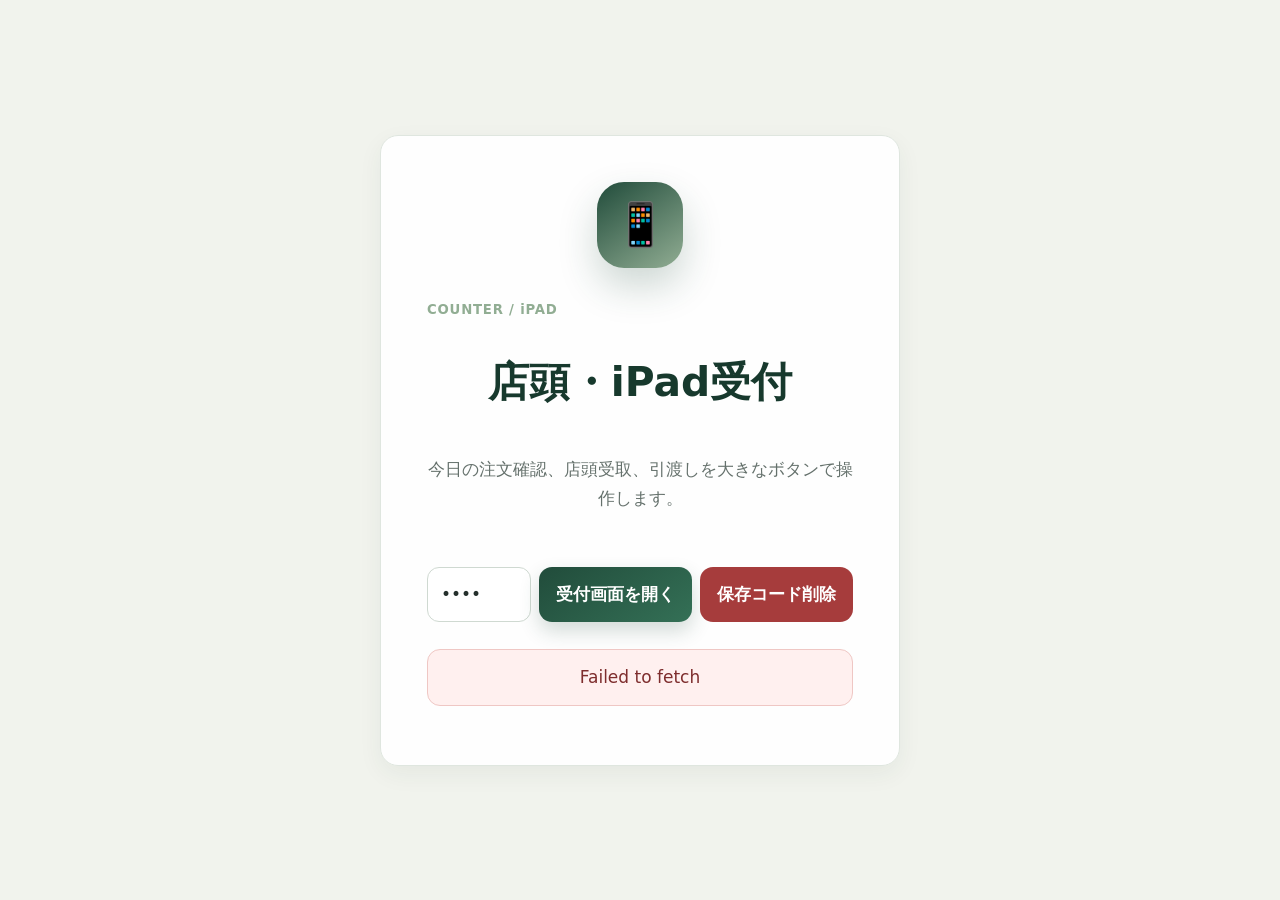
<file: owner-ipad.html>
<!doctype html>
<html lang="ja">
<head>
  <meta charset="utf-8">
  <meta name="viewport" content="width=device-width,initial-scale=1,viewport-fit=cover">
  <meta name="theme-color" content="#17392d">
  <meta name="description" content="DPROフラワーショップの今日の受付、注文確認、店頭引渡しを大きなボタンで操作するiPad画面です。">
  <title>店頭・iPad受付｜DPRO フラワーショップ</title>
  <link rel="stylesheet" href="common.css?v=FLOWER-15">
  <link rel="stylesheet" href="owner-ipad-next.css?v=FLOWER-NEXT-8">
</head>
<body class="ipad-next-body">
  <main class="ipad-shell">
    <section id="adminLock" class="ipad-login-shell">
      <article class="card admin-lock ipad-login-card">
        <div class="ipad-login-mark">📱</div>
        <div class="eyebrow ipad-dark-eyebrow">COUNTER / iPAD</div>
        <h1>店頭・iPad受付</h1>
        <p>今日の注文確認、店頭受取、引渡しを大きなボタンで操作します。</p>
        <div class="code-row ipad-login-code-row">
          <input id="adminCode" type="password" inputmode="numeric" autocomplete="current-password" placeholder="管理コード" aria-label="管理コード">
          <button id="loginButton" type="button" class="btn btn-primary">受付画面を開く</button>
          <button id="clearCodeButton" type="button" class="btn btn-danger">保存コード削除</button>
        </div>
        <div id="loginAlert" class="hidden" role="alert"></div>
      </article>
    </section>

    <section id="ipadApp" class="hidden">
      <header class="ipad-header">
        <div class="ipad-brand">
          <div class="ipad-brand-mark">✿</div>
          <div>
            <strong>DPRO フラワーショップ</strong>
            <span>店頭・iPad受付 DPRO NEXT</span>
          </div>
        </div>

        <div class="ipad-header-actions">
          <a class="ipad-header-link" href="counter.html?demo=1&source=counter">＋ 店頭注文</a>
          <a class="ipad-header-link" href="counter.html?demo=1&source=phone">☎ 電話注文</a>
          <a class="ipad-header-link secondary" href="staff.html?demo=1">🧺 作業画面</a>
          <button id="logoutButton" type="button" class="ipad-header-link danger">閉じる</button>
        </div>
      </header>

      <section class="ipad-content">
        <section class="ipad-title-row">
          <div>
            <div class="eyebrow ipad-dark-eyebrow">TODAY'S RECEPTION</div>
            <h1>今日の受付</h1>
            <p>注文確認と店頭引渡しを、受付順・時間順に操作します。</p>
          </div>

          <div class="ipad-date-controls">
            <div class="field ipad-date-field">
              <label for="date">表示日</label>
              <input id="date" type="date">
            </div>
            <button id="reload" type="button" class="btn btn-primary">この日を更新</button>
          </div>
        </section>

        <div id="alert" class="hidden ipad-page-alert" role="alert"></div>

        <section class="ipad-summary-grid">
          <button type="button" class="ipad-summary-card all active" data-filter="all">
            <span>すべて</span>
            <strong id="countAll">0</strong>
            <small>本日の注文</small>
          </button>
          <button type="button" class="ipad-summary-card attention" data-filter="attention">
            <span>要確認</span>
            <strong id="countAttention">0</strong>
            <small>確認・確定待ち</small>
          </button>
          <button type="button" class="ipad-summary-card pickup" data-filter="pickup">
            <span>店頭受取</span>
            <strong id="countPickup">0</strong>
            <small>受取・引渡し</small>
          </button>
          <button type="button" class="ipad-summary-card delivery" data-filter="delivery">
            <span>配達</span>
            <strong id="countDelivery">0</strong>
            <small>配達予定</small>
          </button>
          <button type="button" class="ipad-summary-card completed" data-filter="completed">
            <span>完了</span>
            <strong id="countCompleted">0</strong>
            <small>引渡し・配達済み</small>
          </button>
        </section>

        <section class="ipad-toolbar">
          <div class="field ipad-search-field">
            <label for="orderSearch">受付番号・お客様名・電話番号</label>
            <input id="orderSearch" type="search" placeholder="検索">
          </div>
          <label class="ipad-inline-check">
            <input id="showCompleted" type="checkbox">
            <span>完了済みも通常一覧に表示</span>
          </label>
          <span id="lastUpdatedAt" class="ipad-updated-at">未更新</span>
        </section>

        <section id="orders" class="ipad-order-grid">
          <div class="card loading">注文を読み込んでいます…</div>
        </section>

        <footer class="ipad-footer">
          <span>DPRO フラワーショップ 店頭・iPad受付</span>
          <span id="appVersion"></span>
        </footer>
      </section>
    </section>
  </main>

  <script src="config.js?v=FLOWER-15"></script>
  <script src="common.js?v=FLOWER-15"></script>
  <script src="owner-ipad-next.js?v=FLOWER-NEXT-8"></script>
</body>
</html>
</file>
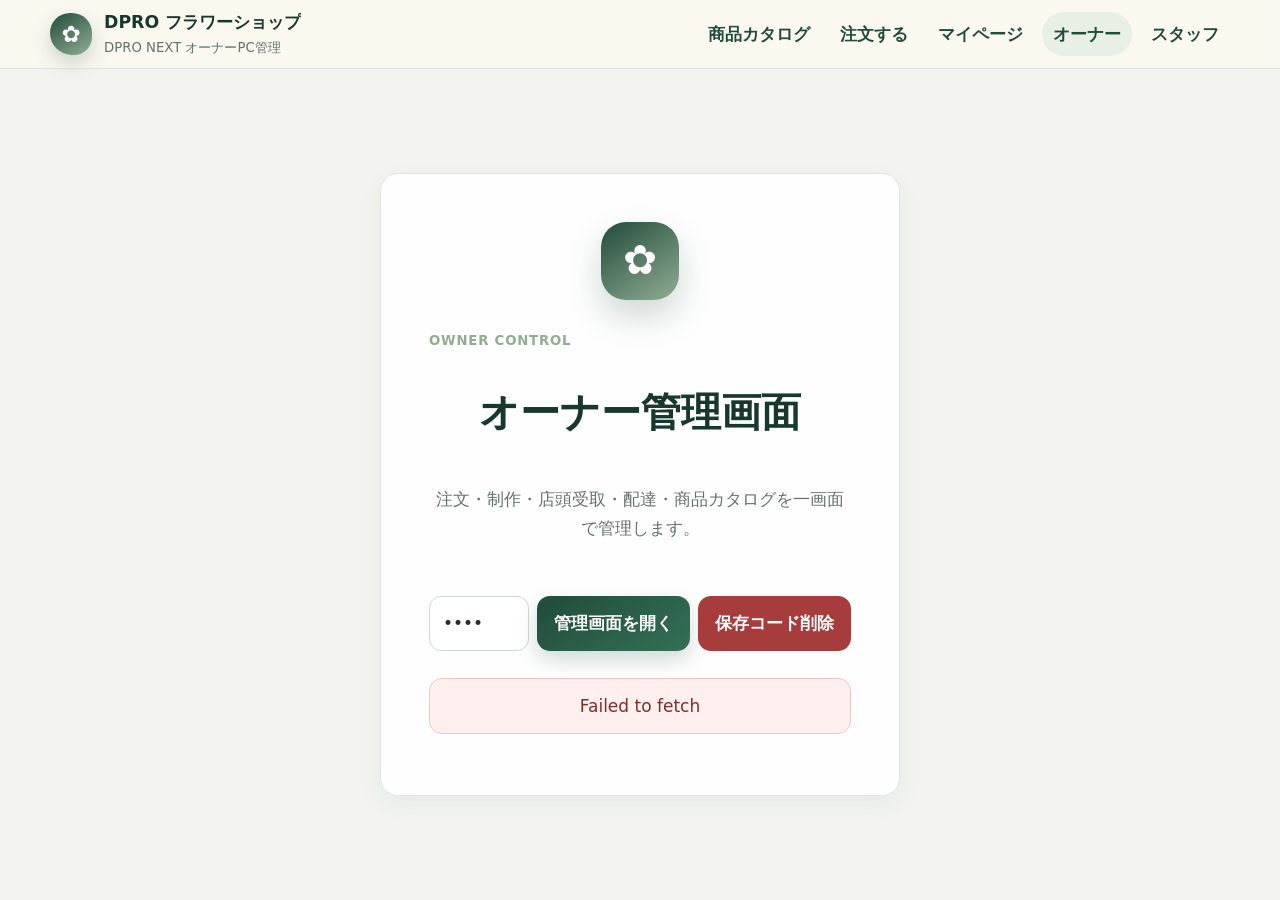
<file: owner.html>
<!doctype html>
<html lang="ja">
<head>
  <meta charset="utf-8">
  <meta name="viewport" content="width=device-width,initial-scale=1,viewport-fit=cover">
  <meta name="theme-color" content="#17392d">
  <meta name="description" content="DPROフラワーショップの注文・制作・受取・配達・商品・顧客を一元管理するオーナーPC画面です。">
  <title>オーナー管理｜DPRO フラワーショップ</title>
  <link rel="stylesheet" href="common.css?v=FLOWER-15">
  <link rel="stylesheet" href="owner-next.css?v=FLOWER-NEXT-6">
</head>
<body class="owner-next-body">
  <header class="topbar owner-public-topbar">
    <div class="topbar-inner">
      <div class="brand">
        <div class="brand-mark">✿</div>
        <div>
          <div class="brand-title">DPRO フラワーショップ</div>
          <div class="brand-subtitle">DPRO NEXT オーナーPC管理</div>
        </div>
      </div>
      <nav class="topnav" id="topnav" aria-label="公開画面メニュー"></nav>
    </div>
  </header>

  <main id="ownerRoot">
    <section id="adminLock" class="owner-login-shell">
      <article class="card admin-lock owner-login-card">
        <div class="owner-login-mark">✿</div>
        <div class="eyebrow owner-dark-eyebrow">OWNER CONTROL</div>
        <h1>オーナー管理画面</h1>
        <p>注文・制作・店頭受取・配達・商品カタログを一画面で管理します。</p>
        <div class="code-row owner-login-code-row">
          <input id="adminCode" type="password" inputmode="numeric" autocomplete="current-password" placeholder="管理コード" aria-label="管理コード">
          <button id="loginButton" type="button" class="btn btn-primary">管理画面を開く</button>
          <button id="clearCodeButton" type="button" class="btn btn-danger">保存コード削除</button>
        </div>
        <div id="loginAlert" class="hidden" role="alert"></div>
      </article>
    </section>

    <section id="adminApp" class="owner-app hidden">
      <button id="mobileSidebarButton" type="button" class="owner-mobile-menu-button" aria-controls="ownerSidebar" aria-expanded="false">☰ メニュー</button>
      <div id="sidebarBackdrop" class="owner-sidebar-backdrop hidden"></div>

      <aside id="ownerSidebar" class="owner-sidebar" aria-label="管理メニュー">
        <div class="owner-sidebar-head">
          <div class="owner-sidebar-logo">✿</div>
          <div><strong>DPRO FLOWER</strong><span>NEXT OWNER</span></div>
        </div>

        <nav class="owner-side-nav">
          <button type="button" class="owner-nav-button active" data-panel="dashboard"><span class="owner-nav-icon">🏠</span><span>今日の状況</span></button>
          <button type="button" class="owner-nav-button" data-panel="orders"><span class="owner-nav-icon">🧾</span><span>注文管理</span><span id="navOrderBadge" class="owner-nav-badge hidden">0</span></button>
          <button type="button" class="owner-nav-button" data-panel="production"><span class="owner-nav-icon">💐</span><span>制作管理</span><span id="navProductionBadge" class="owner-nav-badge hidden">0</span></button>
          <button type="button" class="owner-nav-button" data-panel="pickup"><span class="owner-nav-icon">🛍️</span><span>店頭受取</span></button>
          <button type="button" class="owner-nav-button" data-panel="delivery"><span class="owner-nav-icon">🚚</span><span>配達管理</span><span id="navDeliveryBadge" class="owner-nav-badge hidden">0</span></button>
          <button type="button" class="owner-nav-button" data-panel="products"><span class="owner-nav-icon">🌷</span><span>商品カタログ</span></button>
          <button type="button" class="owner-nav-button" data-panel="customers"><span class="owner-nav-icon">👥</span><span>顧客管理</span></button>
          <button type="button" class="owner-nav-button" data-panel="capacity"><span class="owner-nav-icon">📊</span><span>制作受付上限</span></button>
          <button type="button" class="owner-nav-button" data-panel="system"><span class="owner-nav-icon">⚙️</span><span>関連画面・検査</span></button>
        </nav>

        <div class="owner-sidebar-quick">
          <div class="owner-sidebar-label">すぐに開く</div>
          <a href="counter.html?demo=1">電話・店頭注文</a>
          <a href="owner-ipad.html?demo=1">iPad受付画面</a>
          <a href="staff.html?demo=1">スタッフ作業画面</a>
          <a href="catalog.html" target="_blank" rel="noopener">公開カタログ</a>
        </div>

        <div class="owner-sidebar-foot">
          <button id="logoutButton" type="button" class="owner-sidebar-action">管理画面を閉じる</button>
          <button id="deleteSavedCodeButton" type="button" class="owner-sidebar-action danger">保存コードを削除</button>
          <div id="sidebarVersion" class="owner-sidebar-version"></div>
        </div>
      </aside>

      <div class="owner-main">
        <header class="owner-main-header">
          <div>
            <div id="panelEyebrow" class="eyebrow owner-dark-eyebrow">OWNER DASHBOARD</div>
            <h1 id="panelTitle">今日の状況</h1>
            <p id="panelDescription">注文・制作・受取・配達の状況を確認します。</p>
          </div>
          <div class="owner-main-actions">
            <span id="lastUpdatedAt" class="owner-updated-at">未更新</span>
            <button id="refreshCurrentPanel" type="button" class="btn btn-secondary">この画面を更新</button>
          </div>
        </header>

        <div id="pageAlert" class="hidden owner-page-alert" role="alert"></div>

        <section id="panel-dashboard" class="owner-panel active" data-owner-panel="dashboard">
          <div class="owner-filter-bar">
            <div class="field owner-filter-date"><label for="dashboardDate">表示日</label><input id="dashboardDate" type="date"></div>
            <button id="reloadDashboard" type="button" class="btn btn-primary">この日の状況を表示</button>
          </div>

          <div class="owner-stat-grid">
            <article class="owner-stat-card primary"><span>本日の注文</span><strong id="statToday">0</strong><small>希望日時が表示日の注文</small></article>
            <article class="owner-stat-card"><span>対応中の注文</span><strong id="statOpenOrders">0</strong><small>未完了・未キャンセル</small></article>
            <article class="owner-stat-card production"><span>制作未完了</span><strong id="statProduction">0</strong><small>制作タスク</small></article>
            <article class="owner-stat-card delivery"><span>配達未完了</span><strong id="statDelivery">0</strong><small>配達タスク</small></article>
            <article class="owner-stat-card warning"><span>未入金</span><strong id="statUnpaid">0</strong><small>未払い・一部入金</small></article>
            <article class="owner-stat-card sales"><span>本日の売上目安</span><strong id="statSales">¥0</strong><small>キャンセルを除く</small></article>
          </div>

          <section class="owner-content-card">
            <div class="owner-section-heading">
              <div><h2>今日の注文</h2><p>希望日時順に、受取方法と現在の状態を表示します。</p></div>
              <button type="button" class="btn btn-secondary btn-small" data-open-panel="orders">注文管理を開く</button>
            </div>
            <div id="todayOrders" class="owner-table-area"><div class="loading">読み込み中…</div></div>
          </section>

          <section class="owner-dashboard-links">
            <button type="button" class="owner-dashboard-link production" data-open-panel="production"><span>💐</span><strong>制作ボード</strong><small>花材確認から完成まで</small></button>
            <button type="button" class="owner-dashboard-link pickup" data-open-panel="pickup"><span>🛍️</span><strong>店頭受取</strong><small>完成・受取待ちを確認</small></button>
            <button type="button" class="owner-dashboard-link delivery" data-open-panel="delivery"><span>🚚</span><strong>配達ボード</strong><small>梱包から配達完了まで</small></button>
            <button type="button" class="owner-dashboard-link products" data-open-panel="products"><span>🌷</span><strong>商品カタログ</strong><small>公開・売り切れ・写真管理</small></button>
          </section>
        </section>

        <section id="panel-orders" class="owner-panel" data-owner-panel="orders">
          <div class="owner-filter-bar owner-filter-wrap">
            <div class="field"><label for="orderStatusFilter">ステータス</label>
              <select id="orderStatusFilter">
                <option value="">すべて</option><option value="new">新規受付</option><option value="reviewing">内容確認中</option><option value="quoted">見積提示</option><option value="customer_waiting">お客様確認待ち</option><option value="confirmed">注文確定</option><option value="payment_waiting">入金待ち</option><option value="production_waiting">制作待ち</option><option value="producing">制作中</option><option value="completed">完成</option><option value="pickup_waiting">店頭受取待ち</option><option value="delivery_preparing">配達準備</option><option value="delivering">配達中</option><option value="delivered">配達完了</option><option value="handed_over">引渡し完了</option><option value="cancelled">キャンセル</option>
              </select>
            </div>
            <div class="field owner-filter-search"><label for="orderQuery">受付番号・備考</label><input id="orderQuery" type="search" placeholder="検索"></div>
            <div class="field"><label for="orderFrom">開始日</label><input id="orderFrom" type="date"></div>
            <div class="field"><label for="orderTo">終了日</label><input id="orderTo" type="date"></div>
            <button id="searchOrders" type="button" class="btn btn-primary">注文を検索</button>
          </div>
          <div id="orderResultCount" class="owner-result-count"></div>
          <div id="ordersTable" class="owner-order-list"><div class="loading">読み込み中…</div></div>
        </section>

        <section id="panel-production" class="owner-panel" data-owner-panel="production">
          <div class="owner-filter-bar">
            <div class="field owner-filter-date"><label for="productionDate">制作期限・受取日</label><input id="productionDate" type="date"></div>
            <div class="field"><label for="productionStatusFilter">制作工程</label>
              <select id="productionStatusFilter">
                <option value="">すべて</option><option value="materials_check">花材確認</option><option value="waiting">制作待ち</option><option value="assigned">担当決定</option><option value="producing">制作中</option><option value="photo_pending">完成写真待ち</option><option value="quality_check">最終確認</option><option value="completed">制作完了</option><option value="hold">保留</option><option value="cancelled">中止</option>
              </select>
            </div>
            <button id="reloadProduction" type="button" class="btn btn-primary">制作ボードを表示</button>
          </div>
          <div id="productionSummary" class="owner-board-summary"></div>
          <div id="productionBoard" class="owner-kanban"><div class="loading">読み込み中…</div></div>
        </section>

        <section id="panel-pickup" class="owner-panel" data-owner-panel="pickup">
          <div class="owner-filter-bar">
            <div class="field owner-filter-date"><label for="pickupDate">受取日</label><input id="pickupDate" type="date"></div>
            <div class="field"><label for="pickupStatusFilter">表示状態</label>
              <select id="pickupStatusFilter"><option value="">完成前を含むすべて</option><option value="pickup_waiting">店頭受取待ち</option><option value="handed_over">引渡し完了</option></select>
            </div>
            <button id="reloadPickup" type="button" class="btn btn-primary">店頭受取を表示</button>
          </div>
          <div id="pickupBoard" class="owner-pickup-grid"><div class="loading">読み込み中…</div></div>
        </section>

        <section id="panel-delivery" class="owner-panel" data-owner-panel="delivery">
          <div class="owner-filter-bar">
            <div class="field owner-filter-date"><label for="deliveryDate">配達日</label><input id="deliveryDate" type="date"></div>
            <div class="field"><label for="deliveryStatusFilter">配達工程</label>
              <select id="deliveryStatusFilter">
                <option value="">すべて</option><option value="waiting">準備待ち</option><option value="assigned">担当決定</option><option value="preparing">配達準備</option><option value="packed">梱包済み</option><option value="loaded">積込済み</option><option value="departed">出発</option><option value="arrived">到着</option><option value="delivered">配達完了</option><option value="absent">不在</option><option value="failed">配達不能</option><option value="returned">持ち戻り</option><option value="cancelled">中止</option>
              </select>
            </div>
            <button id="reloadDelivery" type="button" class="btn btn-primary">配達ボードを表示</button>
          </div>
          <div id="deliverySummary" class="owner-board-summary"></div>
          <div id="deliveryBoard" class="owner-delivery-list"><div class="loading">読み込み中…</div></div>
        </section>

        <section id="panel-products" class="owner-panel" data-owner-panel="products">
          <div class="owner-filter-bar owner-filter-wrap">
            <div class="field owner-filter-search"><label for="productQuery">商品名・商品コード</label><input id="productQuery" type="search" placeholder="商品を検索"></div>
            <div class="field"><label for="productPublishedFilter">公開状態</label><select id="productPublishedFilter"><option value="">すべて</option><option value="true">公開</option><option value="false">非公開</option></select></div>
            <button id="searchProducts" type="button" class="btn btn-secondary">検索</button>
            <button id="newProductButton" type="button" class="btn btn-primary">新しい商品を登録</button>
            <button id="toggleCategoryManager" type="button" class="btn btn-secondary">カテゴリ管理</button>
          </div>

          <section id="categoryManager" class="owner-content-card hidden">
            <div class="owner-section-heading"><div><h2>カテゴリ管理</h2><p>公開カタログのカテゴリ名・順番・公開状態を管理します。</p></div></div>
            <div id="categoryList" class="owner-category-list"></div>
            <form id="newCategoryForm" class="owner-category-create">
              <div class="field"><label for="newCategoryName">カテゴリ名</label><input id="newCategoryName" required placeholder="例：プリザーブドフラワー"></div>
              <div class="field"><label for="newCategoryCode">カテゴリコード</label><input id="newCategoryCode" required placeholder="例：preserved"></div>
              <div class="field"><label for="newCategoryIcon">アイコン</label><input id="newCategoryIcon" value="✿" maxlength="20"></div>
              <div class="field"><label for="newCategoryOrder">表示順</label><input id="newCategoryOrder" type="number" min="0" value="100"></div>
              <button type="submit" class="btn btn-primary">カテゴリ追加</button>
            </form>
          </section>

          <div id="productResultCount" class="owner-result-count"></div>
          <div id="productAdminGrid" class="owner-product-admin-grid"><div class="loading">読み込み中…</div></div>
        </section>

        <section id="panel-customers" class="owner-panel" data-owner-panel="customers">
          <div class="owner-filter-bar">
            <div class="field owner-filter-search"><label for="customerQuery">氏名・電話番号・顧客番号・会社名</label><input id="customerQuery" type="search" placeholder="例：09012345678"></div>
            <button id="searchCustomers" type="button" class="btn btn-primary">顧客を検索</button>
          </div>
          <div class="owner-customer-layout">
            <div id="customerResults" class="owner-customer-results"><div class="owner-empty">検索文字を入力してください。</div></div>
            <div id="customerDetail" class="owner-content-card owner-customer-detail"><div class="owner-empty">左の検索結果から顧客を選択してください。</div></div>
          </div>
        </section>

        <section id="panel-capacity" class="owner-panel" data-owner-panel="capacity">
          <div class="owner-capacity-intro"><div><h2>制作ポイントによる受付上限</h2><p>同じ30分枠でも、商品ごとの制作負担に合わせて受付数を調整できます。</p></div></div>

          <section class="owner-content-card">
            <div class="owner-section-heading"><div><h2>日付別の特別設定</h2><p>母の日・卒業シーズン・臨時休業など、指定日の上限を変更します。</p></div></div>
            <form id="capacityOverrideForm" class="owner-capacity-form">
              <div class="field"><label for="capacityDate">対象日</label><input id="capacityDate" type="date" required></div>
              <div class="field"><label for="capacitySlot">時間</label><input id="capacitySlot" type="time" step="1800"><span class="help">空欄なら終日設定</span></div>
              <div class="field"><label for="capacityMaxPoints">最大制作ポイント</label><input id="capacityMaxPoints" type="number" min="0" value="20"></div>
              <div class="field"><label for="capacityMaxOrders">最大注文数</label><input id="capacityMaxOrders" type="number" min="0" value="10"></div>
              <label class="owner-check-row"><input id="capacityClosed" type="checkbox"><span>この日・時間帯の受付を停止</span></label>
              <div class="field owner-capacity-reason"><label for="capacityReason">理由・店舗メモ</label><input id="capacityReason" placeholder="例：母の日の受付上限"></div>
              <button type="submit" class="btn btn-primary">特別設定を保存</button>
            </form>
            <div id="capacityOverrides" class="owner-capacity-list"></div>
          </section>

          <section class="owner-content-card">
            <div class="owner-section-heading"><div><h2>通常の曜日・時間別設定</h2><p>毎週繰り返す制作上限を30分単位で登録します。</p></div></div>
            <form id="capacityRuleForm" class="owner-capacity-form">
              <div class="field"><label for="capacityWeekday">曜日</label><select id="capacityWeekday"><option value="0">日曜日</option><option value="1">月曜日</option><option value="2">火曜日</option><option value="3">水曜日</option><option value="4">木曜日</option><option value="5">金曜日</option><option value="6">土曜日</option></select></div>
              <div class="field"><label for="capacityRuleTime">時間</label><input id="capacityRuleTime" type="time" step="1800" required value="10:00"></div>
              <div class="field"><label for="capacityRulePoints">最大制作ポイント</label><input id="capacityRulePoints" type="number" min="0" required value="20"></div>
              <div class="field"><label for="capacityRuleOrders">最大注文数</label><input id="capacityRuleOrders" type="number" min="0" required value="10"></div>
              <label class="owner-check-row"><input id="capacityRuleActive" type="checkbox" checked><span>この設定を有効にする</span></label>
              <button type="submit" class="btn btn-primary">通常設定を保存</button>
            </form>
            <div id="capacityRules" class="owner-capacity-table-wrap"></div>
          </section>
        </section>

        <section id="panel-system" class="owner-panel" data-owner-panel="system">
          <div class="owner-system-links">
            <a class="owner-system-link" href="counter.html?demo=1"><span>☎️</span><strong>電話・店頭注文</strong><small>既存顧客検索から注文登録</small></a>
            <a class="owner-system-link" href="owner-ipad.html?demo=1"><span>📱</span><strong>iPad受付画面</strong><small>店頭で大きなボタン操作</small></a>
            <a class="owner-system-link" href="staff.html?demo=1"><span>🧺</span><strong>スタッフ作業画面</strong><small>制作・配達の現場操作</small></a>
            <a class="owner-system-link" href="catalog.html" target="_blank" rel="noopener"><span>🌷</span><strong>公開カタログ</strong><small>お客様に見える商品ページ</small></a>
            <a class="owner-system-link" href="system-check.html?demo=1"><span>🩺</span><strong>検査専用画面</strong><small>営業前の一括チェック</small></a>
          </div>
          <section class="owner-content-card">
            <div class="owner-section-heading"><div><h2>この画面からAPI検査</h2><p>Worker、Supabase、NEXT追加テーブル、Storageを確認します。</p></div><button id="runSystemCheck" type="button" class="btn btn-primary">システム検査を実行</button></div>
            <div id="systemCheckResult" class="owner-system-check-result"><div class="owner-empty">「システム検査を実行」を押してください。</div></div>
          </section>
        </section>

        <footer class="owner-main-footer"><span>DPRO フラワーショップ DPRO NEXT オーナーPC</span><span id="appVersion"></span></footer>
      </div>
    </section>
  </main>

  <dialog id="productEditorDialog" class="owner-dialog">
    <form id="productEditorForm" method="dialog" class="owner-dialog-shell">
      <header class="owner-dialog-header">
        <div><div class="eyebrow owner-dark-eyebrow">PRODUCT EDITOR</div><h2 id="productEditorTitle">商品を登録</h2></div>
        <button id="closeProductEditor" type="button" class="owner-dialog-close" aria-label="閉じる">×</button>
      </header>

      <input id="editProductId" type="hidden">

      <div class="owner-dialog-body">
        <section class="owner-editor-section">
          <h3>基本情報</h3>
          <div class="form-grid">
            <div class="field"><label class="required" for="editProductName">商品名</label><input id="editProductName" required maxlength="200"></div>
            <div class="field"><label for="editProductCode">商品コード</label><input id="editProductCode" maxlength="100"></div>
            <div class="field"><label for="editProductCategory">カテゴリ</label><select id="editProductCategory"></select></div>
            <div class="field"><label for="editProductType">販売方式</label><select id="editProductType"><option value="made_to_order">受注制作型</option><option value="ready_stock">完成品在庫型</option><option value="limited_stock">数量限定型</option><option value="seasonal_reservation">期間限定予約型</option><option value="consultation">相談商品型</option></select></div>
            <div class="field"><label for="editPriceType">価格表示</label><select id="editPriceType"><option value="fixed">固定価格</option><option value="from">○円から</option><option value="consultation">価格はご相談</option></select></div>
            <div class="field"><label for="editUnitLabel">単位</label><input id="editUnitLabel" value="点" maxlength="50"></div>
            <div class="field"><label for="editMinimumPrice">最低価格</label><input id="editMinimumPrice" type="number" min="0" step="100" value="0"></div>
            <div class="field"><label for="editDefaultPrice">標準価格</label><input id="editDefaultPrice" type="number" min="0" step="100" value="0"></div>
            <div class="field"><label for="editSizeLabel">サイズ目安</label><input id="editSizeLabel" maxlength="200"></div>
            <div class="field"><label for="editSeasonalLabel">季節・特集ラベル</label><input id="editSeasonalLabel" maxlength="200" placeholder="例：母の日限定"></div>
            <div class="field full"><label for="editShortDescription">一覧用説明</label><textarea id="editShortDescription" maxlength="500"></textarea></div>
            <div class="field full"><label for="editDetailDescription">詳細説明</label><textarea id="editDetailDescription" maxlength="8000"></textarea></div>
          </div>
        </section>

        <section class="owner-editor-section">
          <h3>制作・在庫・受付</h3>
          <div class="form-grid">
            <div class="field"><label for="editProductionPoints">制作ポイント</label><input id="editProductionPoints" type="number" min="0" value="1"></div>
            <div class="field"><label for="editLeadMinutes">最低準備時間（分）</label><input id="editLeadMinutes" type="number" min="0" step="30" value="0"></div>
            <div class="field"><label for="editLeadDays">最低準備日数</label><input id="editLeadDays" type="number" min="0" value="0"></div>
            <div class="field"><label for="editStockMode">在庫管理</label><select id="editStockMode"><option value="unlimited">在庫数を管理しない</option><option value="stock">在庫数で管理</option><option value="daily_limit">日別上限で管理</option><option value="consultation">相談受付</option></select></div>
            <div class="field"><label for="editAvailableStock">在庫数</label><input id="editAvailableStock" type="number" min="0"></div>
            <div class="field"><label for="editDailyLimit">1日の受付上限</label><input id="editDailyLimit" type="number" min="0"></div>
            <div class="field"><label for="editDisplayOrder">表示順</label><input id="editDisplayOrder" type="number" min="0" value="100"></div>
          </div>

          <div class="owner-toggle-grid">
            <label><input id="editPickupEnabled" type="checkbox" checked><span>店頭受取</span></label>
            <label><input id="editDeliveryEnabled" type="checkbox" checked><span>店舗配達</span></label>
            <label><input id="editConsultationEnabled" type="checkbox" checked><span>相談可能</span></label>
            <label><input id="editFeatured" type="checkbox"><span>おすすめ</span></label>
            <label><input id="editSoldOut" type="checkbox"><span>売り切れ</span></label>
            <label><input id="editPublished" type="checkbox" checked><span>公開</span></label>
            <label><input id="editActive" type="checkbox" checked><span>商品を有効</span></label>
            <label><input id="editRequiresQuote" type="checkbox"><span>見積り必須</span></label>
            <label><input id="editRequiresSignboard" type="checkbox"><span>立札確認</span></label>
            <label><input id="editRequiresRecipient" type="checkbox"><span>届け先必須</span></label>
          </div>
        </section>

        <section id="productPhotoSection" class="owner-editor-section hidden">
          <h3>商品写真</h3>
          <p class="help">JPEG・PNG・WebP、10MB以内。最初の写真は自動的にメイン写真になります。</p>
          <div class="owner-photo-upload">
            <input id="productPhotoFile" type="file" accept="image/jpeg,image/png,image/webp">
            <label class="owner-check-row"><input id="productPhotoPrimary" type="checkbox"><span>メイン写真にする</span></label>
            <button id="uploadProductPhoto" type="button" class="btn btn-secondary">写真を追加</button>
          </div>
          <div id="productPhotoList" class="owner-photo-grid"></div>
        </section>
      </div>

      <footer class="owner-dialog-footer">
        <div id="productEditorAlert" class="hidden" role="alert"></div>
        <button id="cancelProductEditor" type="button" class="btn btn-secondary">閉じる</button>
        <button id="saveProductButton" type="submit" class="btn btn-primary">商品を保存</button>
      </footer>
    </form>
  </dialog>

  <script src="config.js?v=FLOWER-15"></script>
  <script src="common.js?v=FLOWER-15"></script>
  <script src="owner-next.js?v=FLOWER-NEXT-6"></script>
</body>
</html>
</file>
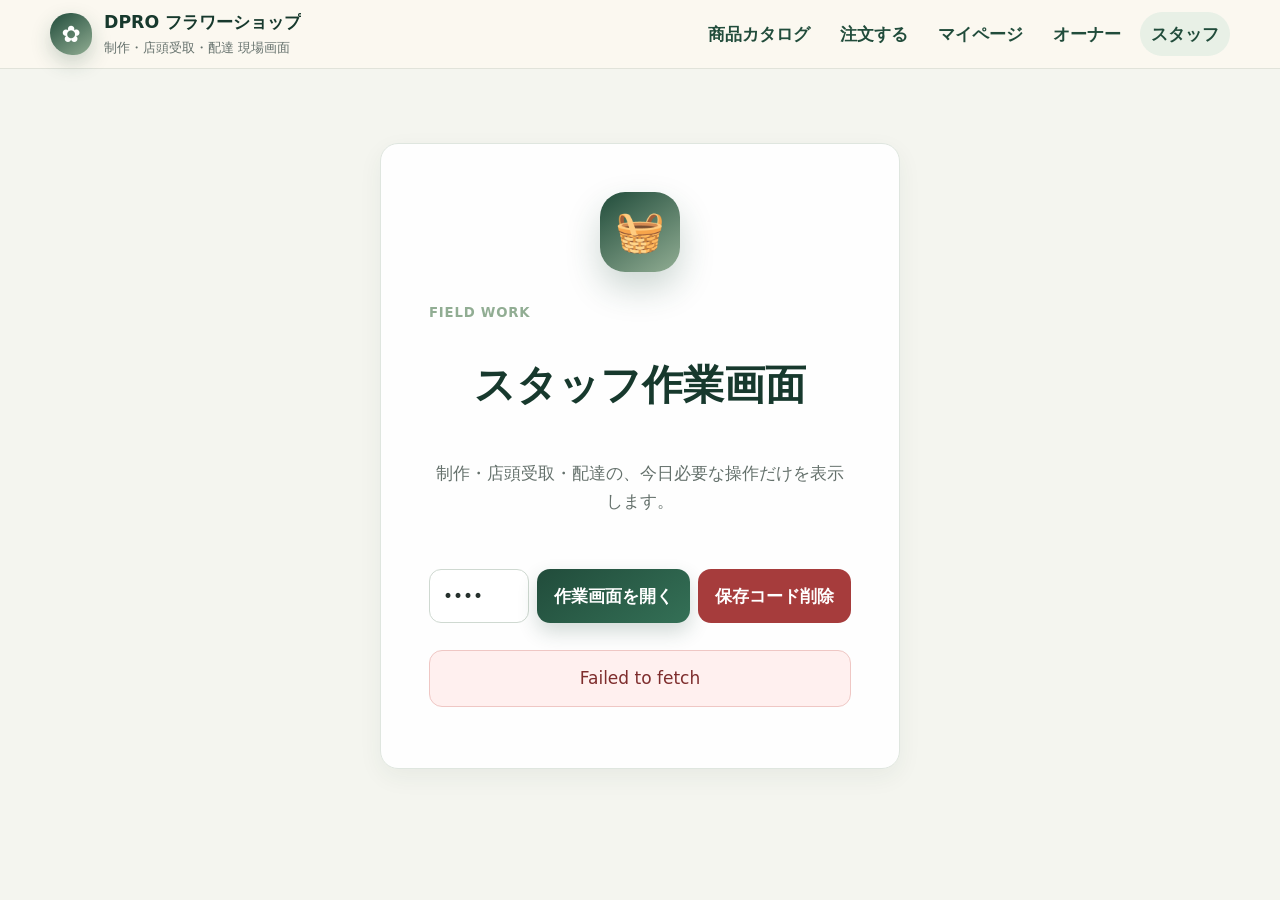
<file: staff.html>
<!doctype html>
<html lang="ja">
<head>
  <meta charset="utf-8">
  <meta name="viewport" content="width=device-width,initial-scale=1,viewport-fit=cover">
  <meta name="theme-color" content="#17392d">
  <meta name="description" content="DPROフラワーショップの制作・店頭受取・配達を現場スタッフが操作する専用画面です。">
  <title>スタッフ作業｜DPRO フラワーショップ</title>
  <link rel="stylesheet" href="common.css?v=FLOWER-15">
  <link rel="stylesheet" href="staff-next.css?v=FLOWER-NEXT-7">
</head>
<body class="staff-next-body">
  <header class="topbar staff-topbar">
    <div class="topbar-inner">
      <div class="brand">
        <div class="brand-mark">✿</div>
        <div>
          <div class="brand-title">DPRO フラワーショップ</div>
          <div class="brand-subtitle">制作・店頭受取・配達 現場画面</div>
        </div>
      </div>
      <nav class="topnav" id="topnav" aria-label="メインメニュー"></nav>
    </div>
  </header>

  <main class="page-shell staff-page-shell">
    <section id="adminLock" class="staff-login-shell">
      <article class="card admin-lock staff-login-card">
        <div class="staff-login-mark">🧺</div>
        <div class="eyebrow staff-dark-eyebrow">FIELD WORK</div>
        <h1>スタッフ作業画面</h1>
        <p>制作・店頭受取・配達の、今日必要な操作だけを表示します。</p>
        <div class="code-row staff-login-code-row">
          <input
            id="adminCode"
            type="password"
            inputmode="numeric"
            autocomplete="current-password"
            placeholder="管理コード"
            aria-label="管理コード"
          >
          <button id="loginButton" type="button" class="btn btn-primary">作業画面を開く</button>
          <button id="clearCodeButton" type="button" class="btn btn-danger">保存コード削除</button>
        </div>
        <div id="loginAlert" class="hidden" role="alert"></div>
      </article>
    </section>

    <section id="staffApp" class="hidden">
      <section class="hero staff-hero">
        <div class="eyebrow">TODAY'S FIELD WORK</div>
        <h1>今日やることを、順番に。</h1>
        <p>制作工程、完成写真、店頭での引渡し、配達完了までを大きなボタンで記録します。</p>
        <div class="hero-actions">
          <a class="btn btn-ghost" href="owner.html?demo=1">オーナー画面</a>
          <button id="logoutButton" type="button" class="btn btn-rose">作業画面を閉じる</button>
        </div>
      </section>

      <section class="card staff-control-card">
        <div class="staff-control-row">
          <div class="field staff-date-field">
            <label for="taskDate">表示日</label>
            <input id="taskDate" type="date">
          </div>
          <button id="reloadButton" type="button" class="btn btn-primary">この日の作業を更新</button>
          <label class="staff-inline-check">
            <input id="showCompleted" type="checkbox">
            <span>完了済みも表示</span>
          </label>
          <span id="lastUpdatedAt" class="staff-last-updated">未更新</span>
        </div>
      </section>

      <div id="pageAlert" class="hidden staff-page-alert" role="alert"></div>

      <section class="staff-summary-grid" aria-label="作業件数">
        <button type="button" class="staff-summary-card production active" data-mode-button="production">
          <span class="staff-summary-icon">💐</span>
          <span class="staff-summary-copy">
            <small>制作</small>
            <strong id="productionCount">0</strong>
            <em>件</em>
          </span>
        </button>
        <button type="button" class="staff-summary-card pickup" data-mode-button="pickup">
          <span class="staff-summary-icon">🛍️</span>
          <span class="staff-summary-copy">
            <small>店頭受取</small>
            <strong id="pickupCount">0</strong>
            <em>件</em>
          </span>
        </button>
        <button type="button" class="staff-summary-card delivery" data-mode-button="delivery">
          <span class="staff-summary-icon">🚚</span>
          <span class="staff-summary-copy">
            <small>配達</small>
            <strong id="deliveryCount">0</strong>
            <em>件</em>
          </span>
        </button>
      </section>

      <section class="staff-mode-tabs" aria-label="作業種別">
        <button type="button" class="staff-mode-tab active" data-mode-button="production">
          <span>💐</span>制作
        </button>
        <button type="button" class="staff-mode-tab" data-mode-button="pickup">
          <span>🛍️</span>店頭受取
        </button>
        <button type="button" class="staff-mode-tab" data-mode-button="delivery">
          <span>🚚</span>配達
        </button>
      </section>

      <section id="mode-production" class="staff-mode-panel active" data-mode-panel="production">
        <div class="staff-section-heading">
          <div>
            <div class="eyebrow staff-dark-eyebrow">PRODUCTION</div>
            <h2>制作作業</h2>
            <p>希望内容を確認し、制作開始・写真・最終確認・完成の順に進めます。</p>
          </div>
          <div id="productionStatusSummary" class="staff-status-summary"></div>
        </div>
        <div id="productionTasks" class="staff-task-list">
          <div class="card loading">制作タスクを読み込んでいます…</div>
        </div>
      </section>

      <section id="mode-pickup" class="staff-mode-panel" data-mode-panel="pickup">
        <div class="staff-section-heading">
          <div>
            <div class="eyebrow staff-dark-eyebrow">STORE PICKUP</div>
            <h2>店頭受取</h2>
            <p>完成した商品とお客様を確認し、引渡し完了を登録します。</p>
          </div>
          <div id="pickupStatusSummary" class="staff-status-summary"></div>
        </div>
        <div id="pickupTasks" class="staff-task-grid">
          <div class="card loading">店頭受取を読み込んでいます…</div>
        </div>
      </section>

      <section id="mode-delivery" class="staff-mode-panel" data-mode-panel="delivery">
        <div class="staff-section-heading">
          <div>
            <div class="eyebrow staff-dark-eyebrow">DELIVERY</div>
            <h2>配達作業</h2>
            <p>梱包・積込・出発・到着・完了を順番に記録します。</p>
          </div>
          <div id="deliveryStatusSummary" class="staff-status-summary"></div>
        </div>
        <div id="deliveryTasks" class="staff-task-list">
          <div class="card loading">配達タスクを読み込んでいます…</div>
        </div>
      </section>

      <footer class="footer staff-footer">
        <div>DPRO フラワーショップ 現場スタッフ画面</div>
        <div id="appVersion"></div>
      </footer>
    </section>
  </main>

  <nav id="mobileModeNav" class="staff-mobile-mode-nav hidden" aria-label="作業種別">
    <button type="button" class="active" data-mode-button="production">
      <span>💐</span>制作
      <b id="mobileProductionCount">0</b>
    </button>
    <button type="button" data-mode-button="pickup">
      <span>🛍️</span>受取
      <b id="mobilePickupCount">0</b>
    </button>
    <button type="button" data-mode-button="delivery">
      <span>🚚</span>配達
      <b id="mobileDeliveryCount">0</b>
    </button>
  </nav>

  <dialog id="problemDialog" class="staff-dialog">
    <form id="problemForm" method="dialog" class="staff-dialog-shell">
      <header class="staff-dialog-header">
        <div>
          <div class="eyebrow staff-dark-eyebrow">PROBLEM REPORT</div>
          <h2 id="problemDialogTitle">問題を記録</h2>
        </div>
        <button id="closeProblemDialog" type="button" class="staff-dialog-close" aria-label="閉じる">×</button>
      </header>
      <div class="staff-dialog-body">
        <input id="problemTaskType" type="hidden">
        <input id="problemTaskId" type="hidden">
        <input id="problemTaskVersion" type="hidden">
        <input id="problemTargetStatus" type="hidden">
        <div class="field">
          <label class="required" for="problemReason">状況・理由</label>
          <textarea id="problemReason" required placeholder="例：ご不在のため電話しました。持ち戻ります。"></textarea>
        </div>
        <div id="problemAlert" class="hidden" role="alert"></div>
      </div>
      <footer class="staff-dialog-footer">
        <button id="cancelProblemDialog" type="button" class="btn btn-secondary">戻る</button>
        <button id="saveProblemButton" type="submit" class="btn btn-primary">記録する</button>
      </footer>
    </form>
  </dialog>

  <script src="config.js?v=FLOWER-15"></script>
  <script src="common.js?v=FLOWER-15"></script>
  <script src="staff-next.js?v=FLOWER-NEXT-7"></script>
</body>
</html>
</file>
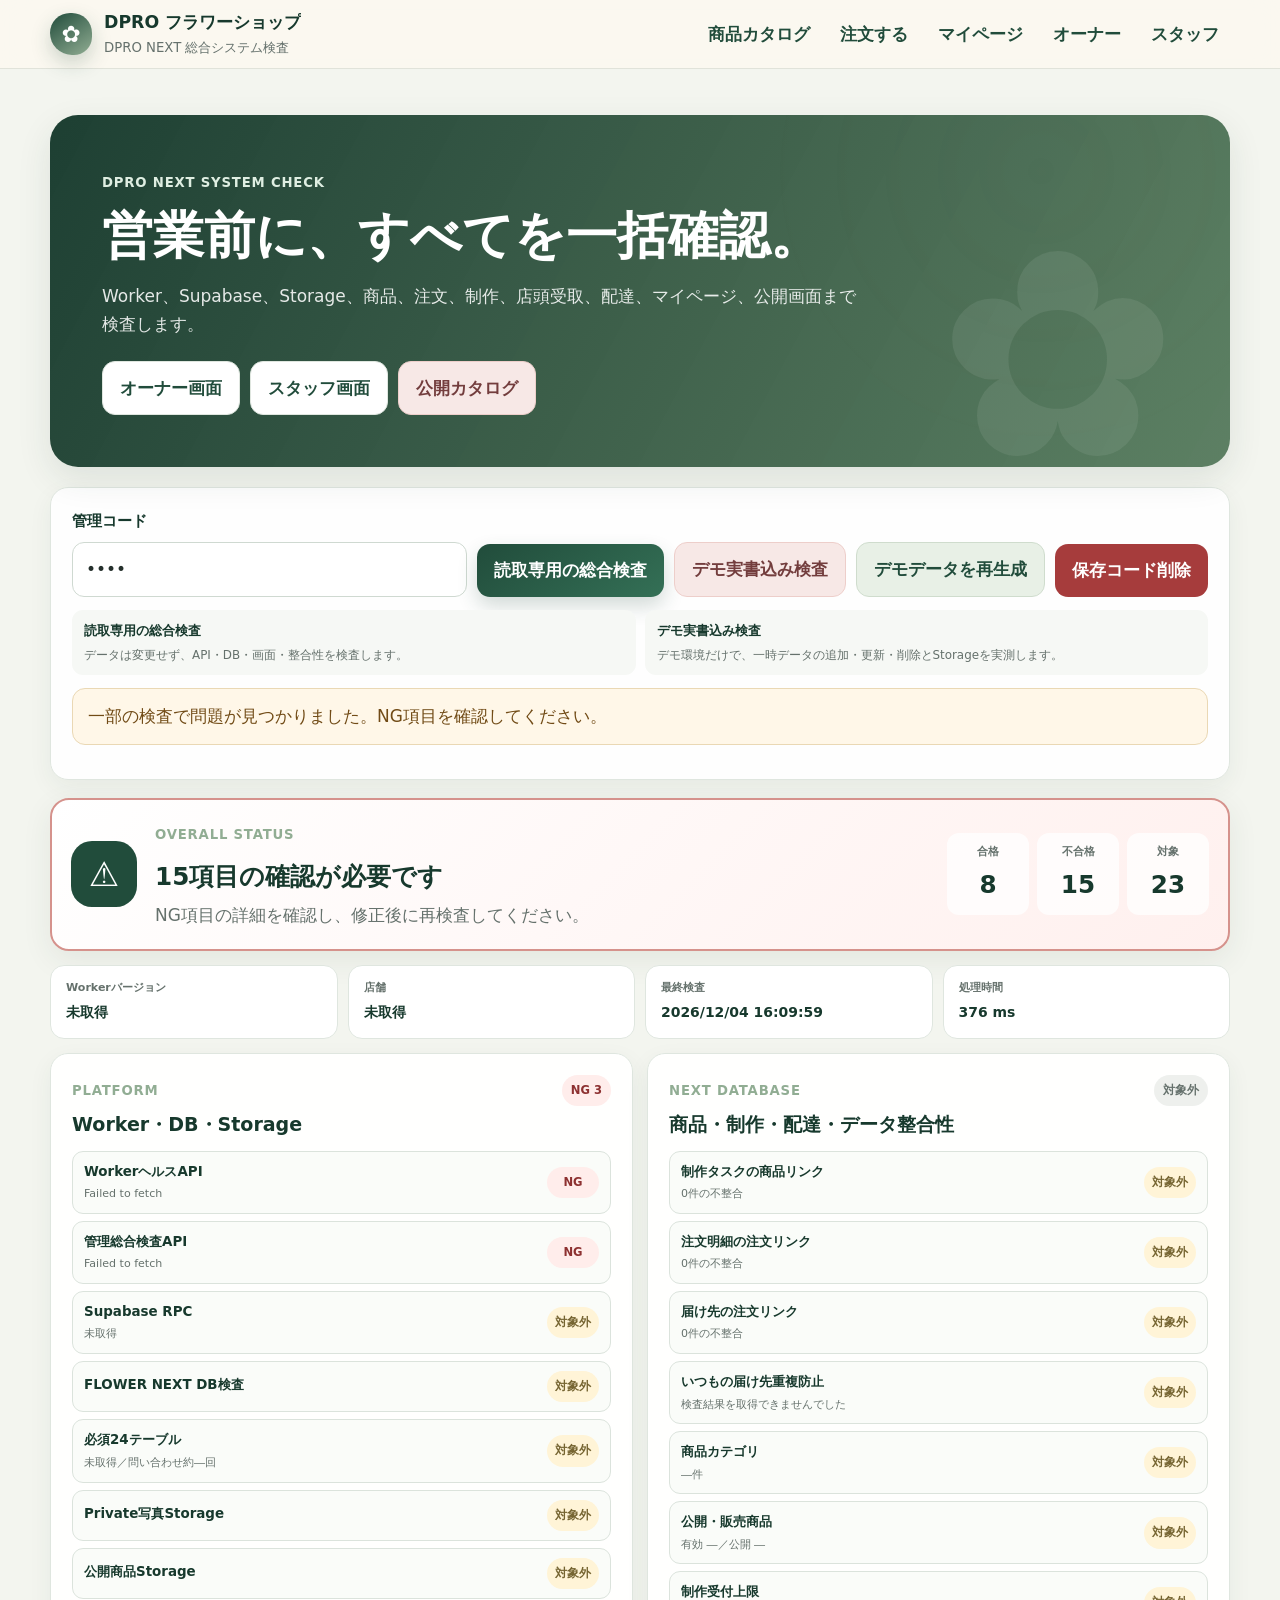
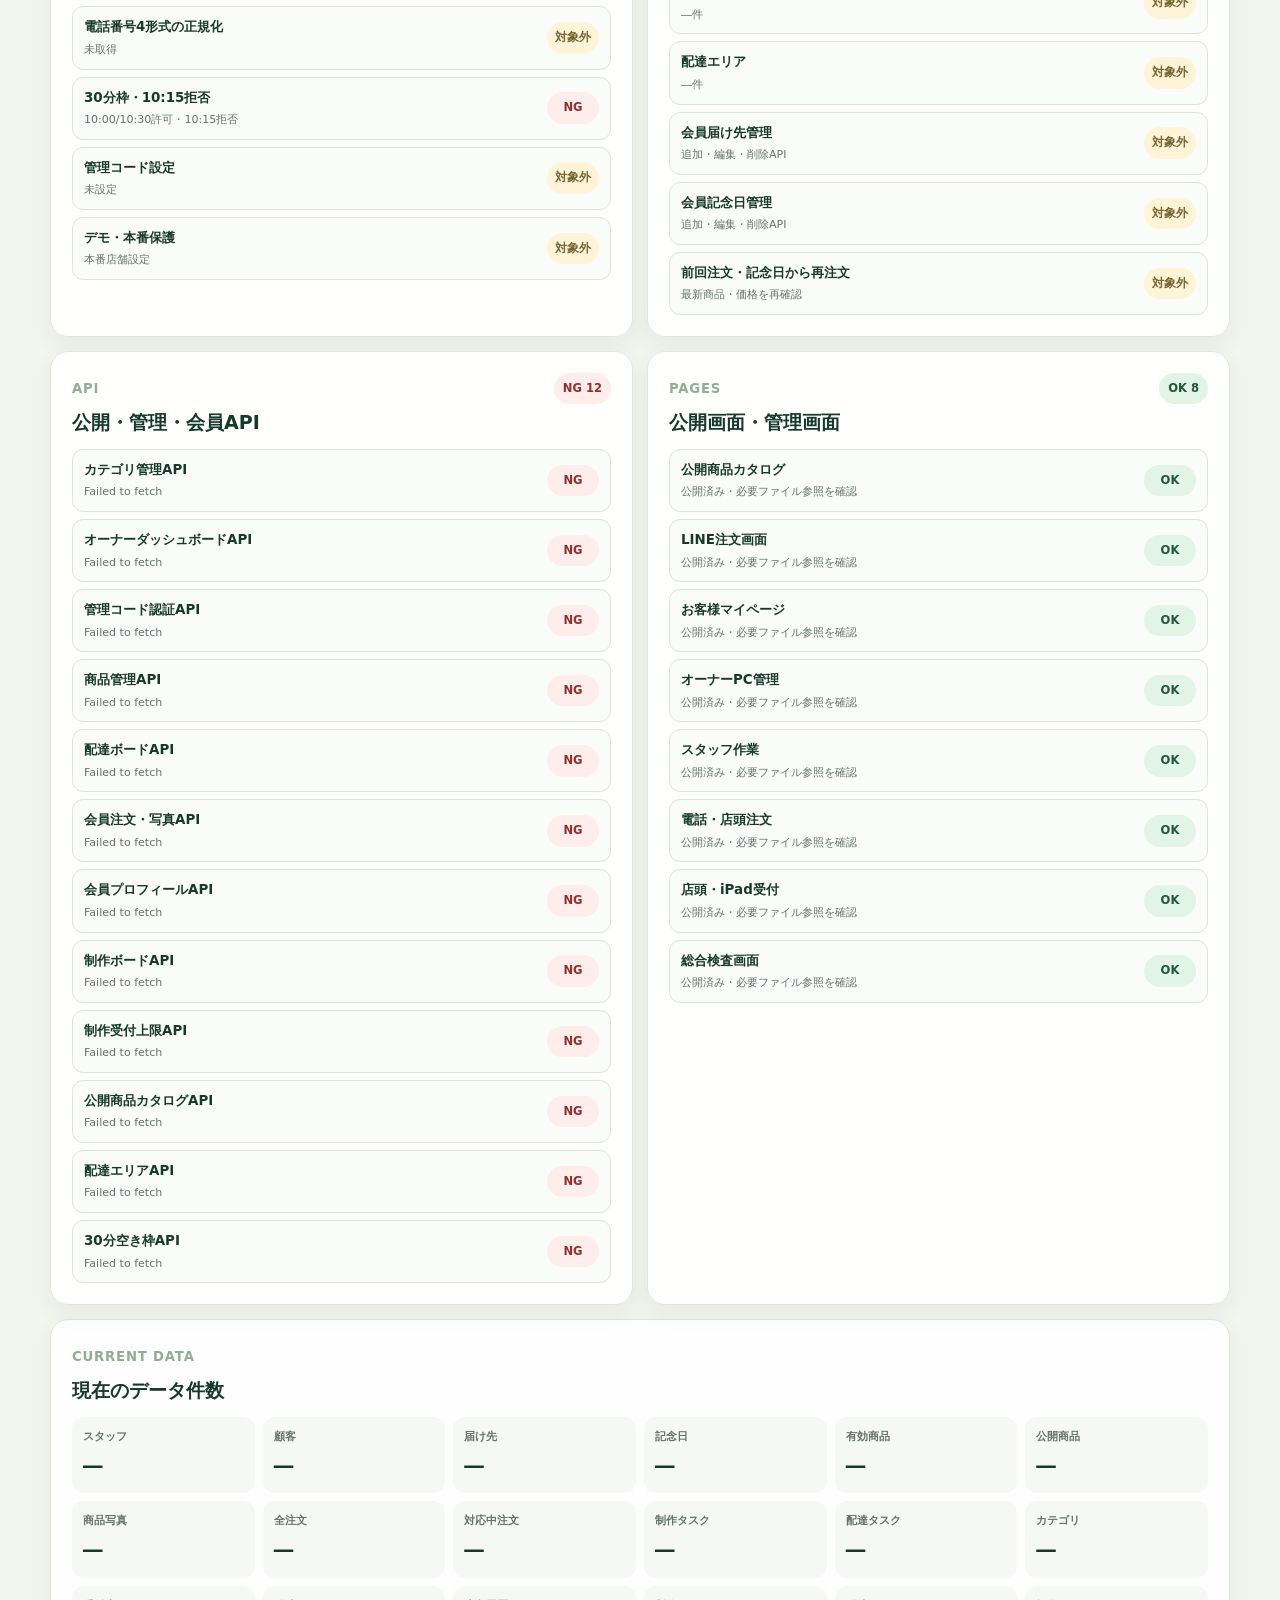
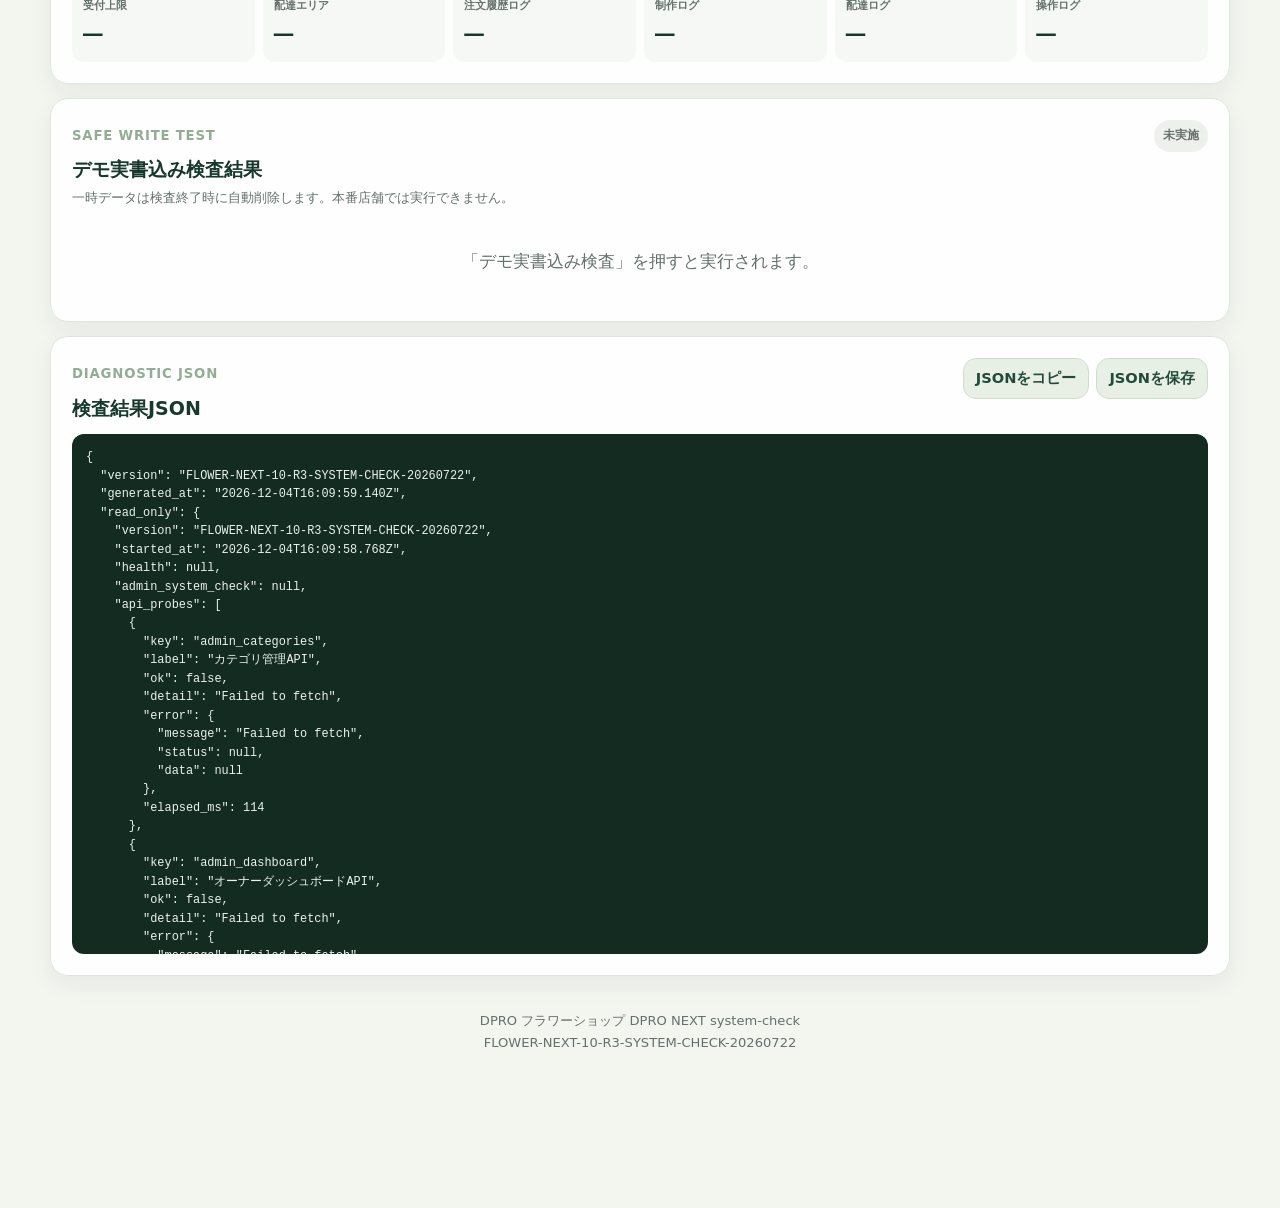
<file: system-check.html>
<!doctype html>
<html lang="ja">
<head>
  <meta charset="utf-8">
  <meta name="viewport" content="width=device-width,initial-scale=1,viewport-fit=cover">
  <meta name="theme-color" content="#17392d">
  <meta name="description" content="DPROフラワーショップのWorker、Supabase、Storage、公開画面、注文・制作・配達・会員機能を一括検査します。">
  <title>システム総合検査｜DPRO フラワーショップ</title>
  <link rel="stylesheet" href="common.css?v=FLOWER-15">
  <link rel="stylesheet" href="system-check-next.css?v=FLOWER-NEXT-10">
</head>
<body class="check-next-body">
  <header class="topbar check-topbar">
    <div class="topbar-inner">
      <div class="brand">
        <div class="brand-mark">✿</div>
        <div>
          <div class="brand-title">DPRO フラワーショップ</div>
          <div class="brand-subtitle">DPRO NEXT 総合システム検査</div>
        </div>
      </div>
      <nav class="topnav" id="topnav" aria-label="メインメニュー"></nav>
    </div>
  </header>

  <main class="page-shell check-page-shell">
    <section class="hero check-hero">
      <div class="eyebrow">DPRO NEXT SYSTEM CHECK</div>
      <h1>営業前に、すべてを一括確認。</h1>
      <p>Worker、Supabase、Storage、商品、注文、制作、店頭受取、配達、マイページ、公開画面まで検査します。</p>
      <div class="hero-actions">
        <a class="btn btn-ghost" href="owner.html?demo=1">オーナー画面</a>
        <a class="btn btn-ghost" href="staff.html?demo=1">スタッフ画面</a>
        <a class="btn btn-rose" href="catalog.html">公開カタログ</a>
      </div>
    </section>

    <section class="card check-control-card">
      <div class="check-control-grid">
        <div class="field">
          <label for="adminCode">管理コード</label>
          <input id="adminCode" type="password" inputmode="numeric" autocomplete="current-password" placeholder="管理コード">
        </div>

        <button id="runCheck" type="button" class="btn btn-primary check-main-button">
          読取専用の総合検査
        </button>

        <button id="runIntegration" type="button" class="btn btn-rose check-main-button">
          デモ実書込み検査
        </button>

        <button id="prepareDemo" type="button" class="btn btn-secondary check-main-button">
          デモデータを再生成
        </button>

        <button id="clearCode" type="button" class="btn btn-danger check-main-button">
          保存コード削除
        </button>
      </div>

      <div class="check-explanation-grid">
        <div>
          <strong>読取専用の総合検査</strong>
          <span>データは変更せず、API・DB・画面・整合性を検査します。</span>
        </div>
        <div>
          <strong>デモ実書込み検査</strong>
          <span>デモ環境だけで、一時データの追加・更新・削除とStorageを実測します。</span>
        </div>
      </div>

      <div id="alert" class="hidden" role="alert"></div>
    </section>

    <section id="overallCard" class="check-overall-card waiting">
      <div class="check-overall-icon" id="overallIcon">⏳</div>
      <div class="check-overall-main">
        <div class="eyebrow check-dark-eyebrow">OVERALL STATUS</div>
        <h2 id="overallTitle">まだ検査していません</h2>
        <p id="overallMessage">「読取専用の総合検査」を押してください。</p>
      </div>
      <div class="check-overall-stats">
        <div><span>合格</span><strong id="passedCount">0</strong></div>
        <div><span>不合格</span><strong id="failedCount">0</strong></div>
        <div><span>対象</span><strong id="totalCount">0</strong></div>
      </div>
    </section>

    <section class="check-meta-grid">
      <article class="check-meta-card">
        <span>Workerバージョン</span>
        <strong id="workerVersion">未取得</strong>
      </article>
      <article class="check-meta-card">
        <span>店舗</span>
        <strong id="shopName">未取得</strong>
      </article>
      <article class="check-meta-card">
        <span>最終検査</span>
        <strong id="lastCheckedAt">未検査</strong>
      </article>
      <article class="check-meta-card">
        <span>処理時間</span>
        <strong id="elapsedTime">―</strong>
      </article>
    </section>

    <section class="check-dashboard-grid">
      <article class="card check-group-card">
        <header class="check-group-head">
          <div>
            <div class="eyebrow check-dark-eyebrow">PLATFORM</div>
            <h2>Worker・DB・Storage</h2>
          </div>
          <span id="platformBadge" class="check-group-badge wait">未検査</span>
        </header>
        <div id="platformChecks" class="check-list-next">
          <div class="check-empty-row">検査待ち</div>
        </div>
      </article>

      <article class="card check-group-card">
        <header class="check-group-head">
          <div>
            <div class="eyebrow check-dark-eyebrow">NEXT DATABASE</div>
            <h2>商品・制作・配達・データ整合性</h2>
          </div>
          <span id="dataBadge" class="check-group-badge wait">未検査</span>
        </header>
        <div id="dataChecks" class="check-list-next">
          <div class="check-empty-row">検査待ち</div>
        </div>
      </article>

      <article class="card check-group-card">
        <header class="check-group-head">
          <div>
            <div class="eyebrow check-dark-eyebrow">API</div>
            <h2>公開・管理・会員API</h2>
          </div>
          <span id="apiBadge" class="check-group-badge wait">未検査</span>
        </header>
        <div id="apiChecks" class="check-list-next">
          <div class="check-empty-row">検査待ち</div>
        </div>
      </article>

      <article class="card check-group-card">
        <header class="check-group-head">
          <div>
            <div class="eyebrow check-dark-eyebrow">PAGES</div>
            <h2>公開画面・管理画面</h2>
          </div>
          <span id="pageBadge" class="check-group-badge wait">未検査</span>
        </header>
        <div id="pageChecks" class="check-list-next">
          <div class="check-empty-row">検査待ち</div>
        </div>
      </article>
    </section>

    <section class="card check-count-card">
      <div class="check-group-head">
        <div>
          <div class="eyebrow check-dark-eyebrow">CURRENT DATA</div>
          <h2>現在のデータ件数</h2>
        </div>
      </div>
      <div id="dataCounts" class="check-count-grid">
        <div class="check-count-item"><span>未取得</span><strong>―</strong></div>
      </div>
    </section>

    <section class="card check-integration-card">
      <header class="check-group-head">
        <div>
          <div class="eyebrow check-dark-eyebrow">SAFE WRITE TEST</div>
          <h2>デモ実書込み検査結果</h2>
          <p>一時データは検査終了時に自動削除します。本番店舗では実行できません。</p>
        </div>
        <span id="integrationBadge" class="check-group-badge wait">未実施</span>
      </header>
      <div id="integrationChecks" class="check-list-next">
        <div class="check-empty-row">「デモ実書込み検査」を押すと実行されます。</div>
      </div>
    </section>

    <section class="card check-json-card">
      <header class="check-group-head">
        <div>
          <div class="eyebrow check-dark-eyebrow">DIAGNOSTIC JSON</div>
          <h2>検査結果JSON</h2>
        </div>
        <div class="check-json-actions">
          <button id="copyJson" type="button" class="btn btn-secondary btn-small">JSONをコピー</button>
          <button id="downloadJson" type="button" class="btn btn-secondary btn-small">JSONを保存</button>
        </div>
      </header>
      <pre id="jsonResult">未検査</pre>
    </section>

    <footer class="footer check-footer">
      <div>DPRO フラワーショップ DPRO NEXT system-check</div>
      <div id="appVersion"></div>
    </footer>
  </main>

  <nav class="mobile-bottom-nav" id="mobileNav"></nav>

  <script src="config.js?v=FLOWER-15"></script>
  <script src="common.js?v=FLOWER-15"></script>
  <script src="system-check-next.js?v=FLOWER-NEXT-10-R3"></script>
</body>
</html>
</file>
<file: common.css>
:root {
  --ivory: #fbf8f0;
  --paper: #ffffff;
  --forest: #214c3b;
  --forest-2: #17392d;
  --sage: #91ad93;
  --sage-pale: #e8f0e6;
  --rose: #b97878;
  --rose-pale: #f7e8e6;
  --gold: #b28a49;
  --ink: #25302c;
  --muted: #65716c;
  --line: #dfe6df;
  --danger: #a63c3c;
  --warning: #9a641b;
  --success: #2e704f;
  --shadow: 0 12px 34px rgba(30, 63, 48, .10);
  --radius: 18px;
  --radius-sm: 12px;
}

* { box-sizing: border-box; }

html {
  font-size: 17px;
  scroll-behavior: smooth;
}

body {
  margin: 0;
  color: var(--ink);
  background:
    radial-gradient(circle at 12% 0%, rgba(145,173,147,.20), transparent 27rem),
    radial-gradient(circle at 92% 6%, rgba(185,120,120,.13), transparent 24rem),
    var(--ivory);
  font-family: system-ui, -apple-system, BlinkMacSystemFont, "Segoe UI",
    "Hiragino Kaku Gothic ProN", "Yu Gothic", Meiryo, sans-serif;
  line-height: 1.68;
}

button, input, select, textarea {
  font: inherit;
}

button, a {
  -webkit-tap-highlight-color: transparent;
}

a { color: var(--forest); }

.page-shell {
  width: min(1180px, calc(100% - 28px));
  margin: 0 auto;
  padding: 22px 0 72px;
}

.topbar {
  position: sticky;
  top: 0;
  z-index: 50;
  border-bottom: 1px solid rgba(33,76,59,.12);
  background: rgba(251,248,240,.93);
  backdrop-filter: blur(14px);
}

.topbar-inner {
  width: min(1180px, calc(100% - 28px));
  min-height: 68px;
  margin: 0 auto;
  display: flex;
  align-items: center;
  gap: 16px;
  justify-content: space-between;
}

.brand {
  display: flex;
  align-items: center;
  gap: 12px;
  min-width: 0;
}

.brand-mark {
  width: 42px;
  height: 42px;
  border-radius: 50% 50% 45% 55%;
  display: grid;
  place-items: center;
  color: white;
  background: linear-gradient(145deg, var(--forest), var(--sage));
  box-shadow: 0 8px 20px rgba(33,76,59,.22);
  font-size: 1.35rem;
}

.brand-title {
  margin: 0;
  font-size: 1.02rem;
  font-weight: 800;
  color: var(--forest-2);
  white-space: nowrap;
  overflow: hidden;
  text-overflow: ellipsis;
}

.brand-subtitle {
  color: var(--muted);
  font-size: .78rem;
}

.topnav {
  display: flex;
  gap: 8px;
  flex-wrap: wrap;
  justify-content: flex-end;
}

.topnav a {
  color: var(--forest);
  text-decoration: none;
  font-weight: 750;
  padding: 8px 11px;
  border-radius: 999px;
}

.topnav a:hover,
.topnav a.active {
  background: var(--sage-pale);
}

.hero {
  margin: 24px 0 20px;
  padding: clamp(24px, 5vw, 52px);
  border-radius: 28px;
  overflow: hidden;
  position: relative;
  color: white;
  background:
    linear-gradient(118deg, rgba(22,57,44,.96), rgba(55,100,75,.90)),
    radial-gradient(circle at 85% 16%, rgba(255,255,255,.2), transparent 16rem);
  box-shadow: var(--shadow);
}

.hero::after {
  content: "✿";
  position: absolute;
  right: clamp(14px, 4vw, 52px);
  bottom: -34px;
  font-size: clamp(8rem, 24vw, 17rem);
  color: rgba(255,255,255,.075);
  line-height: 1;
}

.hero > * { position: relative; z-index: 1; }

.eyebrow {
  display: inline-flex;
  align-items: center;
  gap: 8px;
  margin-bottom: 9px;
  font-weight: 800;
  letter-spacing: .06em;
  font-size: .78rem;
  color: #dfeee2;
}

.hero h1 {
  margin: 0;
  max-width: 800px;
  font-size: clamp(1.75rem, 5vw, 3rem);
  line-height: 1.28;
}

.hero p {
  max-width: 760px;
  margin: 13px 0 0;
  color: rgba(255,255,255,.88);
}

.hero-actions, .actions {
  display: flex;
  gap: 10px;
  flex-wrap: wrap;
  margin-top: 22px;
}

.grid {
  display: grid;
  gap: 18px;
}

.grid-2 { grid-template-columns: repeat(2, minmax(0, 1fr)); }
.grid-3 { grid-template-columns: repeat(3, minmax(0, 1fr)); }
.grid-4 { grid-template-columns: repeat(4, minmax(0, 1fr)); }

.card {
  background: rgba(255,255,255,.94);
  border: 1px solid var(--line);
  border-radius: var(--radius);
  box-shadow: 0 8px 24px rgba(38,68,54,.06);
  padding: 21px;
}

.card h2, .card h3 {
  color: var(--forest-2);
  line-height: 1.4;
}

.card h2 { font-size: 1.28rem; margin: 0 0 14px; }
.card h3 { font-size: 1.05rem; margin: 0 0 9px; }

.section-title {
  margin: 32px 0 14px;
  color: var(--forest-2);
  font-size: 1.45rem;
  line-height: 1.4;
}

.section-note {
  margin: -7px 0 16px;
  color: var(--muted);
}

.btn {
  appearance: none;
  border: 0;
  border-radius: 13px;
  padding: 12px 17px;
  min-height: 48px;
  cursor: pointer;
  font-weight: 800;
  text-decoration: none;
  display: inline-flex;
  align-items: center;
  justify-content: center;
  gap: 8px;
  transition: transform .15s ease, opacity .15s ease, box-shadow .15s ease;
}

.btn:hover { transform: translateY(-1px); }
.btn:disabled { opacity: .52; cursor: not-allowed; transform: none; }

.btn-primary {
  color: white;
  background: linear-gradient(145deg, var(--forest), #347056);
  box-shadow: 0 9px 20px rgba(33,76,59,.20);
}

.btn-secondary {
  color: var(--forest);
  background: var(--sage-pale);
  border: 1px solid #cfdccd;
}

.btn-rose {
  color: #733d3d;
  background: var(--rose-pale);
  border: 1px solid #edceca;
}

.btn-danger {
  color: white;
  background: var(--danger);
}

.btn-ghost {
  color: var(--forest);
  background: white;
  border: 1px solid var(--line);
}

.btn-small {
  min-height: 38px;
  padding: 7px 12px;
  font-size: .86rem;
}

.form-grid {
  display: grid;
  grid-template-columns: repeat(2, minmax(0, 1fr));
  gap: 15px;
}

.field {
  display: grid;
  gap: 7px;
}

.field.full { grid-column: 1 / -1; }

label {
  font-weight: 800;
  color: var(--forest-2);
  font-size: .91rem;
}

.required::after {
  content: "必須";
  display: inline-block;
  margin-left: 7px;
  color: white;
  background: var(--rose);
  border-radius: 999px;
  padding: 1px 7px;
  font-size: .66rem;
  vertical-align: 2px;
}

input, select, textarea {
  width: 100%;
  border: 1px solid #cfd9d1;
  border-radius: 12px;
  padding: 12px 13px;
  min-height: 48px;
  color: var(--ink);
  background: #fff;
  outline: none;
}

textarea { min-height: 112px; resize: vertical; }

input:focus, select:focus, textarea:focus {
  border-color: var(--sage);
  box-shadow: 0 0 0 4px rgba(145,173,147,.18);
}

.help {
  color: var(--muted);
  font-size: .79rem;
}

.notice, .alert {
  border-radius: 13px;
  padding: 13px 15px;
  margin: 13px 0;
  border: 1px solid;
}

.notice {
  color: #28543e;
  background: #edf7ef;
  border-color: #cee5d4;
}

.alert-error {
  color: #7e2d2d;
  background: #fff0ef;
  border-color: #efc7c4;
}

.alert-warning {
  color: #714b16;
  background: #fff7e8;
  border-color: #ead8b4;
}

.alert-info {
  color: #31596d;
  background: #eef7fb;
  border-color: #c9e0ea;
}

.hidden { display: none !important; }

.product-list {
  display: grid;
  gap: 13px;
}

.product-option {
  display: grid;
  grid-template-columns: auto 1fr auto;
  gap: 13px;
  align-items: center;
  padding: 15px;
  border: 1px solid var(--line);
  border-radius: 15px;
  background: white;
  cursor: pointer;
}

.product-option:has(input:checked) {
  border-color: var(--forest);
  box-shadow: 0 0 0 3px rgba(33,76,59,.10);
  background: #fbfefb;
}

.product-option input {
  width: 22px;
  height: 22px;
  min-height: auto;
  accent-color: var(--forest);
}

.product-name { font-weight: 850; color: var(--forest-2); }
.product-desc { color: var(--muted); font-size: .82rem; }
.price { white-space: nowrap; font-weight: 900; color: var(--forest); }

.slot-grid {
  display: grid;
  grid-template-columns: repeat(auto-fill, minmax(96px, 1fr));
  gap: 9px;
}

.slot {
  min-height: 45px;
  border-radius: 11px;
  border: 1px solid #ced9d0;
  background: white;
  color: var(--forest);
  font-weight: 800;
  cursor: pointer;
}

.slot.selected {
  color: white;
  background: var(--forest);
  border-color: var(--forest);
}

.slot:disabled {
  color: #9da7a1;
  background: #f1f2f1;
  cursor: not-allowed;
}

.summary-list {
  display: grid;
  gap: 9px;
}

.summary-row {
  display: flex;
  justify-content: space-between;
  gap: 18px;
  border-bottom: 1px dashed var(--line);
  padding-bottom: 8px;
}

.summary-row:last-child { border-bottom: 0; }

.stat {
  display: grid;
  gap: 5px;
}

.stat-label { color: var(--muted); font-size: .82rem; }
.stat-value { color: var(--forest-2); font-size: 1.65rem; font-weight: 900; }

.table-wrap {
  overflow-x: auto;
  border: 1px solid var(--line);
  border-radius: 14px;
  background: white;
}

table {
  width: 100%;
  border-collapse: collapse;
  min-width: 760px;
}

th, td {
  padding: 13px 12px;
  text-align: left;
  border-bottom: 1px solid var(--line);
  vertical-align: top;
}

th {
  color: var(--forest-2);
  background: #f3f7f2;
  font-size: .83rem;
  white-space: nowrap;
}

td { font-size: .89rem; }

tr:last-child td { border-bottom: 0; }

.badge {
  display: inline-flex;
  align-items: center;
  border-radius: 999px;
  padding: 4px 9px;
  font-weight: 800;
  font-size: .72rem;
  background: var(--sage-pale);
  color: var(--forest);
  white-space: nowrap;
}

.badge.rose { background: var(--rose-pale); color: #7a4141; }
.badge.gold { background: #fbf1dc; color: #785419; }
.badge.gray { background: #edf0ee; color: #5d6762; }

.toolbar {
  display: flex;
  align-items: end;
  gap: 12px;
  flex-wrap: wrap;
  margin-bottom: 16px;
}

.toolbar .field { min-width: 180px; flex: 1; }
.toolbar .btn { flex: 0 0 auto; }

.admin-lock {
  display: grid;
  gap: 14px;
  max-width: 520px;
  margin: 50px auto;
}

.code-row {
  display: grid;
  grid-template-columns: 1fr auto auto;
  gap: 8px;
}

.order-card {
  display: grid;
  gap: 12px;
}

.order-head {
  display: flex;
  gap: 12px;
  align-items: start;
  justify-content: space-between;
}

.order-number {
  color: var(--forest-2);
  font-size: 1.08rem;
  font-weight: 900;
}

.order-meta {
  color: var(--muted);
  font-size: .82rem;
}

.timeline {
  display: flex;
  align-items: center;
  gap: 0;
  overflow-x: auto;
  padding: 8px 0 4px;
}

.timeline-step {
  min-width: 95px;
  text-align: center;
  color: #87918c;
  font-size: .72rem;
  position: relative;
  padding-top: 24px;
}

.timeline-step::before {
  content: "";
  position: absolute;
  top: 7px;
  left: calc(50% - 6px);
  width: 12px;
  height: 12px;
  border-radius: 50%;
  background: #cbd3ce;
  z-index: 2;
}

.timeline-step::after {
  content: "";
  position: absolute;
  top: 12px;
  left: 50%;
  width: 100%;
  height: 2px;
  background: #d9dfdb;
}

.timeline-step:last-child::after { display: none; }

.timeline-step.done,
.timeline-step.active {
  color: var(--forest);
  font-weight: 800;
}

.timeline-step.done::before,
.timeline-step.active::before {
  background: var(--forest);
}

.timeline-step.done::after { background: var(--forest); }

.loading {
  padding: 28px;
  text-align: center;
  color: var(--muted);
}

.empty {
  padding: 32px 18px;
  text-align: center;
  color: var(--muted);
}

.footer {
  margin-top: 34px;
  text-align: center;
  color: var(--muted);
  font-size: .77rem;
}

.check-list {
  display: grid;
  gap: 9px;
}

.check-item {
  display: flex;
  align-items: center;
  justify-content: space-between;
  gap: 14px;
  padding: 12px 14px;
  border: 1px solid var(--line);
  border-radius: 12px;
  background: white;
}

.check-ok { color: var(--success); font-weight: 900; }
.check-ng { color: var(--danger); font-weight: 900; }
.check-wait { color: var(--muted); font-weight: 800; }

.mobile-bottom-nav { display: none; }

@media (max-width: 860px) {
  html { font-size: 16px; }

  .grid-4, .grid-3 { grid-template-columns: repeat(2, minmax(0, 1fr)); }
  .topnav { display: none; }

  .mobile-bottom-nav {
    position: fixed;
    z-index: 70;
    bottom: 0;
    left: 0;
    right: 0;
    display: grid;
    grid-template-columns: repeat(4, 1fr);
    background: rgba(255,255,255,.96);
    border-top: 1px solid var(--line);
    backdrop-filter: blur(12px);
  }

  .mobile-bottom-nav a {
    padding: 9px 4px 8px;
    color: var(--muted);
    text-decoration: none;
    text-align: center;
    font-size: .67rem;
    font-weight: 750;
  }

  .mobile-bottom-nav span {
    display: block;
    font-size: 1.15rem;
    line-height: 1.1;
  }

  .page-shell { padding-bottom: 90px; }
}

@media (max-width: 640px) {
  .page-shell,
  .topbar-inner {
    width: min(100% - 20px, 1180px);
  }

  .hero {
    margin-top: 13px;
    padding: 25px 20px 29px;
    border-radius: 20px;
  }

  .hero h1 { font-size: 1.72rem; }
  .brand-subtitle { display: none; }
  .grid-2, .grid-3, .grid-4, .form-grid { grid-template-columns: 1fr; }
  .field.full { grid-column: auto; }
  .card { padding: 17px; border-radius: 15px; }
  .product-option { grid-template-columns: auto 1fr; }
  .product-option .price { grid-column: 2; }
  .code-row { grid-template-columns: 1fr auto; }
  .code-row .btn-danger { grid-column: 1 / -1; }
  .toolbar { align-items: stretch; }
  .toolbar .field, .toolbar .btn { flex: 1 1 100%; }
  .order-head { display: grid; }
}


/* ==========================================================
   STEP FLOWER-15: 完成写真・電話/店頭注文
   ========================================================== */

.photo-uploader {
  margin-top: 18px;
  padding-top: 16px;
  border-top: 1px dashed var(--line);
}

.photo-uploader-title {
  margin: 0 0 10px;
  color: var(--forest-2);
  font-weight: 850;
}

.photo-upload-row {
  display: grid;
  grid-template-columns: minmax(0, 1fr) auto;
  gap: 10px;
  align-items: end;
}

.photo-visibility {
  display: flex;
  align-items: center;
  gap: 9px;
  margin: 10px 0 0;
  font-weight: 750;
  color: var(--forest-2);
}

.photo-visibility input {
  width: 21px;
  height: 21px;
  min-height: auto;
  accent-color: var(--forest);
}

.photo-preview-grid {
  display: grid;
  grid-template-columns: repeat(auto-fill, minmax(138px, 1fr));
  gap: 12px;
  margin-top: 14px;
}

.photo-preview {
  overflow: hidden;
  border: 1px solid var(--line);
  border-radius: 14px;
  background: var(--sage-pale);
}

.photo-preview img {
  display: block;
  width: 100%;
  aspect-ratio: 4 / 3;
  object-fit: cover;
  background: #edf2ed;
}

.photo-preview figcaption {
  padding: 8px 10px;
  color: var(--muted);
  font-size: .76rem;
}

.completion-photos {
  margin-top: 17px;
  padding-top: 15px;
  border-top: 1px dashed var(--line);
}

.completion-photos h4 {
  margin: 0 0 10px;
  color: var(--forest-2);
  font-size: .96rem;
}

.counter-layout {
  display: grid;
  grid-template-columns: minmax(280px, .8fr) minmax(0, 1.5fr);
  gap: 18px;
  align-items: start;
}

.counter-sidebar {
  position: sticky;
  top: 88px;
}

.customer-search-results {
  display: grid;
  gap: 10px;
  margin-top: 12px;
  max-height: 480px;
  overflow: auto;
}

.customer-choice {
  width: 100%;
  text-align: left;
  border: 1px solid var(--line);
  border-radius: 14px;
  padding: 13px;
  color: var(--ink);
  background: white;
  cursor: pointer;
}

.customer-choice:hover,
.customer-choice.selected {
  border-color: var(--forest);
  background: #f8fcf8;
  box-shadow: 0 0 0 3px rgba(33,76,59,.09);
}

.customer-choice strong {
  display: block;
  color: var(--forest-2);
}

.customer-choice span {
  display: block;
  color: var(--muted);
  font-size: .8rem;
}

.selected-customer {
  margin-top: 13px;
}

.order-item-list {
  display: grid;
  gap: 13px;
}

.order-item-row {
  border: 1px solid var(--line);
  border-radius: 15px;
  padding: 15px;
  background: #fff;
}

.order-item-head {
  display: flex;
  align-items: center;
  justify-content: space-between;
  gap: 10px;
  margin-bottom: 12px;
}

.order-item-title {
  color: var(--forest-2);
  font-weight: 850;
}

.order-item-grid {
  display: grid;
  grid-template-columns: minmax(190px, 1.3fr) .55fr .7fr;
  gap: 12px;
}

.order-item-grid .wide {
  grid-column: 1 / -1;
}

.inline-result {
  display: flex;
  align-items: center;
  flex-wrap: wrap;
  gap: 9px;
}

.success-panel {
  border: 1px solid #bee0c7;
  background: #eef9f1;
}

@media (max-width: 900px) {
  .counter-layout {
    grid-template-columns: 1fr;
  }

  .counter-sidebar {
    position: static;
  }
}

@media (max-width: 680px) {
  .photo-upload-row,
  .order-item-grid {
    grid-template-columns: 1fr;
  }
}
</file>
<file: order-next.css>
/* ==========================================================
   DPRO FLOWER NEXT-5
   カタログ注文＋オーダーメイド注文統合画面
   ========================================================== */

.next-order-hero {
  background:
    linear-gradient(118deg, rgba(22,57,44,.96), rgba(75,113,83,.90)),
    radial-gradient(circle at 86% 16%, rgba(247,232,230,.32), transparent 18rem);
}

.next-mode-grid {
  display: grid;
  grid-template-columns: repeat(2, minmax(0, 1fr));
  gap: 16px;
  margin-bottom: 24px;
}

.next-mode-card {
  appearance: none;
  position: relative;
  display: grid;
  grid-template-columns: auto minmax(0, 1fr) auto;
  align-items: center;
  gap: 14px;
  min-height: 112px;
  padding: 19px;
  border: 2px solid var(--line);
  border-radius: 18px;
  color: var(--ink);
  background: rgba(255,255,255,.94);
  box-shadow: 0 8px 24px rgba(38,68,54,.05);
  text-align: left;
  cursor: pointer;
}

.next-mode-card:hover {
  border-color: var(--sage);
  transform: translateY(-1px);
}

.next-mode-card.active {
  border-color: var(--forest);
  background:
    linear-gradient(135deg, rgba(232,240,230,.92), rgba(255,255,255,.98));
  box-shadow: 0 0 0 4px rgba(33,76,59,.10);
}

.next-mode-icon {
  display: grid;
  place-items: center;
  width: 56px;
  height: 56px;
  border-radius: 16px;
  background: var(--sage-pale);
  font-size: 1.8rem;
}

.next-mode-copy strong,
.next-mode-copy small {
  display: block;
}

.next-mode-copy strong {
  color: var(--forest-2);
  font-size: 1.08rem;
}

.next-mode-copy small {
  margin-top: 4px;
  color: var(--muted);
}

.next-mode-check {
  padding: 6px 10px;
  border-radius: 999px;
  color: var(--muted);
  background: #f3f5f3;
  font-size: .73rem;
  font-weight: 850;
  white-space: nowrap;
}

.next-mode-card.active .next-mode-check {
  color: #fff;
  background: var(--forest);
}

.next-card-heading {
  display: flex;
  align-items: start;
  justify-content: space-between;
  gap: 18px;
  margin-bottom: 17px;
}

.next-card-heading h2 {
  margin-bottom: 4px;
}

.next-card-heading p {
  margin: 0;
  color: var(--muted);
}

.next-section-card {
  margin-top: 18px;
}

.next-product-list {
  display: grid;
  grid-template-columns: repeat(2, minmax(0, 1fr));
  gap: 13px;
}

.next-product-option {
  position: relative;
  overflow: hidden;
  display: grid;
  grid-template-columns: 112px minmax(0, 1fr);
  gap: 14px;
  min-height: 142px;
  padding: 0;
  border: 2px solid var(--line);
  border-radius: 16px;
  color: var(--ink);
  background: #fff;
  cursor: pointer;
}

.next-product-option:hover {
  border-color: var(--sage);
}

.next-product-option:has(input:checked) {
  border-color: var(--forest);
  box-shadow: 0 0 0 4px rgba(33,76,59,.10);
}

.next-product-option.is-disabled {
  opacity: .66;
  cursor: not-allowed;
}

.next-product-option input[type="radio"] {
  position: absolute;
  top: 11px;
  left: 11px;
  z-index: 2;
  width: 22px;
  height: 22px;
  min-height: auto;
  accent-color: var(--forest);
}

.next-product-thumb {
  width: 112px;
  height: 100%;
  min-height: 142px;
  object-fit: cover;
  background: var(--sage-pale);
}

.next-product-thumb-placeholder {
  display: grid;
  place-items: center;
  width: 112px;
  min-height: 142px;
  color: var(--forest);
  background:
    linear-gradient(145deg, var(--sage-pale), var(--rose-pale));
  font-size: 2.1rem;
}

.next-product-copy {
  min-width: 0;
  padding: 15px 14px 14px 0;
}

.next-product-category {
  margin-bottom: 3px;
  color: var(--rose);
  font-size: .72rem;
  font-weight: 850;
}

.next-product-name {
  display: block;
  color: var(--forest-2);
  font-size: 1rem;
  font-weight: 900;
}

.next-product-description {
  display: -webkit-box;
  overflow: hidden;
  margin: 6px 0 9px;
  color: var(--muted);
  font-size: .79rem;
  -webkit-box-orient: vertical;
  -webkit-line-clamp: 2;
}

.next-product-price {
  color: var(--forest);
  font-size: 1rem;
  font-weight: 900;
}

.next-product-tags {
  display: flex;
  flex-wrap: wrap;
  gap: 5px;
  margin-top: 8px;
}

.next-product-tag {
  padding: 3px 7px;
  border-radius: 999px;
  color: var(--forest);
  background: var(--sage-pale);
  font-size: .66rem;
  font-weight: 750;
}

.next-product-soldout {
  display: inline-flex;
  margin-left: 7px;
  padding: 3px 7px;
  border-radius: 999px;
  color: #7e2d2d;
  background: #fff0ef;
  font-size: .68rem;
  font-weight: 850;
}

.next-selected-product {
  display: grid;
  grid-template-columns: 148px minmax(0, 1fr);
  gap: 16px;
  margin-top: 17px;
  padding: 15px;
  border: 1px solid #cdddcf;
  border-radius: 15px;
  background: linear-gradient(135deg, #f7fbf7, #fff);
}

.next-selected-product img,
.next-selected-photo-placeholder {
  width: 148px;
  height: 112px;
  object-fit: cover;
  border-radius: 12px;
  background: var(--sage-pale);
}

.next-selected-photo-placeholder {
  display: grid;
  place-items: center;
  font-size: 2.1rem;
}

.next-selected-product h3 {
  margin: 0 0 5px;
}

.next-selected-product p {
  margin: 5px 0;
  color: var(--muted);
}

.next-selected-price {
  color: var(--forest);
  font-size: 1.15rem;
  font-weight: 900;
}

.next-product-options {
  margin-top: 17px;
  padding-top: 16px;
  border-top: 1px dashed var(--line);
}

.next-product-options h3 {
  margin: 0 0 10px;
}

.next-option-grid {
  display: grid;
  grid-template-columns: repeat(2, minmax(0, 1fr));
  gap: 12px;
}

.next-option-check {
  display: flex;
  align-items: center;
  gap: 9px;
  min-height: 48px;
  padding: 11px 13px;
  border: 1px solid var(--line);
  border-radius: 12px;
  background: #fff;
}

.next-option-check input,
.next-inline-check input {
  width: 21px;
  height: 21px;
  min-height: auto;
  accent-color: var(--forest);
}

.next-inline-check {
  display: flex;
  align-items: center;
  gap: 9px;
  margin-top: 9px;
  color: var(--forest-2);
  font-weight: 750;
}

.next-summary-card {
  position: sticky;
  bottom: 12px;
  z-index: 9;
  border-color: #cbdccd;
  box-shadow: 0 16px 42px rgba(30,63,48,.15);
}

.next-summary-card .actions {
  justify-content: flex-end;
}

.next-summary-card .btn-primary {
  min-width: min(100%, 300px);
}

.next-mobile-nav {
  grid-template-columns: repeat(5, 1fr);
}

@media (max-width: 880px) {
  .next-mode-grid,
  .next-product-list,
  .next-option-grid {
    grid-template-columns: 1fr;
  }

  .next-summary-card {
    position: static;
  }
}

@media (max-width: 640px) {
  .next-mode-card {
    grid-template-columns: auto minmax(0, 1fr);
  }

  .next-mode-check {
    grid-column: 2;
    justify-self: start;
  }

  .next-card-heading {
    align-items: stretch;
    flex-direction: column;
  }

  .next-product-option {
    grid-template-columns: 92px minmax(0, 1fr);
  }

  .next-product-thumb,
  .next-product-thumb-placeholder {
    width: 92px;
  }

  .next-selected-product {
    grid-template-columns: 1fr;
  }

  .next-selected-product img,
  .next-selected-photo-placeholder {
    width: 100%;
    height: auto;
    aspect-ratio: 4 / 3;
  }

  .next-mobile-nav a {
    font-size: .58rem;
  }

  .next-mobile-nav span {
    font-size: 1rem;
  }
}
</file>
<file: catalog.css>
/* ==========================================================
   DPRO FLOWER NEXT-4: 写真付き公開商品カタログ
   ========================================================== */

.catalog-brand-link {
  color: inherit;
  text-decoration: none;
}

.catalog-hero {
  background:
    linear-gradient(118deg, rgba(22,57,44,.95), rgba(84,119,87,.88)),
    radial-gradient(circle at 84% 16%, rgba(247,232,230,.30), transparent 18rem);
}

.catalog-filter-card {
  margin: 20px 0 26px;
}

.catalog-filter-heading,
.catalog-section-heading,
.catalog-custom-card {
  display: flex;
  align-items: center;
  justify-content: space-between;
  gap: 18px;
}

.catalog-filter-heading h2,
.catalog-custom-card h2 {
  margin: 0;
}

.catalog-filter-heading p,
.catalog-custom-card p {
  margin: 5px 0 0;
  color: var(--muted);
}

.catalog-result-count {
  flex: 0 0 auto;
  padding: 8px 13px;
  border-radius: 999px;
  color: var(--forest);
  background: var(--sage-pale);
  border: 1px solid #cfddcf;
  font-weight: 850;
}

.catalog-filter-grid {
  display: grid;
  grid-template-columns: minmax(0, 1fr) auto;
  align-items: end;
  gap: 18px;
  margin: 18px 0;
}

.catalog-search-row {
  display: grid;
  grid-template-columns: minmax(0, 1fr) auto;
  gap: 9px;
}

.catalog-check {
  min-height: 48px;
  display: flex;
  align-items: center;
  gap: 9px;
  padding: 10px 13px;
  border: 1px solid var(--line);
  border-radius: 12px;
  background: #fff;
  cursor: pointer;
}

.catalog-check input {
  width: 21px;
  height: 21px;
  min-height: auto;
  accent-color: var(--forest);
}

.catalog-filter-label {
  margin-bottom: 9px;
  color: var(--forest-2);
  font-weight: 850;
  font-size: .91rem;
}

.catalog-category-chips {
  display: flex;
  flex-wrap: wrap;
  gap: 9px;
}

.catalog-category-chip {
  appearance: none;
  border: 1px solid #ced9d0;
  border-radius: 999px;
  min-height: 42px;
  padding: 8px 14px;
  color: var(--forest);
  background: #fff;
  font-weight: 800;
  cursor: pointer;
}

.catalog-category-chip:hover,
.catalog-category-chip.active {
  color: #fff;
  border-color: var(--forest);
  background: var(--forest);
}

.catalog-chip-count {
  display: inline-grid;
  place-items: center;
  min-width: 23px;
  height: 23px;
  margin-left: 5px;
  padding: 0 6px;
  border-radius: 999px;
  background: rgba(145,173,147,.20);
  font-size: .72rem;
}

.catalog-category-chip.active .catalog-chip-count {
  background: rgba(255,255,255,.20);
}

.catalog-dark-eyebrow {
  margin-bottom: 3px;
  color: var(--sage);
}

.catalog-section-title {
  margin-top: 0;
}

.catalog-product-grid {
  display: grid;
  grid-template-columns: repeat(3, minmax(0, 1fr));
  gap: 19px;
}

.catalog-product-card {
  position: relative;
  overflow: hidden;
  display: flex;
  flex-direction: column;
  padding: 0;
}

.catalog-product-photo-wrap {
  position: relative;
  overflow: hidden;
  aspect-ratio: 4 / 3;
  background:
    radial-gradient(circle at 24% 24%, rgba(255,255,255,.65), transparent 6rem),
    linear-gradient(145deg, var(--sage-pale), #f4e6e3);
}

.catalog-product-photo {
  display: block;
  width: 100%;
  height: 100%;
  object-fit: cover;
  transition: transform .28s ease;
}

.catalog-product-card:hover .catalog-product-photo {
  transform: scale(1.025);
}

.catalog-photo-placeholder {
  width: 100%;
  height: 100%;
  display: grid;
  place-items: center;
  text-align: center;
  color: var(--forest);
}

.catalog-photo-placeholder span {
  display: block;
  font-size: 3rem;
  line-height: 1;
}

.catalog-photo-placeholder small {
  display: block;
  margin-top: 8px;
  color: var(--muted);
  font-weight: 750;
}

.catalog-product-badges {
  position: absolute;
  inset: 12px 12px auto;
  display: flex;
  align-items: flex-start;
  flex-wrap: wrap;
  gap: 7px;
  pointer-events: none;
}

.catalog-product-badge {
  display: inline-flex;
  align-items: center;
  min-height: 29px;
  padding: 4px 9px;
  border-radius: 999px;
  color: var(--forest-2);
  background: rgba(255,255,255,.93);
  border: 1px solid rgba(255,255,255,.75);
  box-shadow: 0 5px 15px rgba(25,55,42,.13);
  font-size: .72rem;
  font-weight: 850;
}

.catalog-product-badge.recommended {
  color: #714b16;
  background: #fff7e8;
}

.catalog-product-badge.soldout {
  color: #7e2d2d;
  background: #fff0ef;
}

.catalog-soldout-cover {
  position: absolute;
  inset: 0;
  display: grid;
  place-items: center;
  color: white;
  background: rgba(31,45,39,.52);
  font-weight: 900;
  letter-spacing: .08em;
}

.catalog-product-body {
  display: flex;
  flex: 1;
  flex-direction: column;
  padding: 18px;
}

.catalog-product-category {
  min-height: 1.4em;
  margin-bottom: 4px;
  color: var(--rose);
  font-size: .78rem;
  font-weight: 850;
}

.catalog-product-name {
  margin: 0;
  color: var(--forest-2);
  font-size: 1.14rem;
  line-height: 1.42;
}

.catalog-product-description {
  display: -webkit-box;
  overflow: hidden;
  min-height: 3.25em;
  margin: 8px 0 12px;
  color: var(--muted);
  font-size: .86rem;
  -webkit-box-orient: vertical;
  -webkit-line-clamp: 2;
}

.catalog-product-meta {
  display: flex;
  flex-wrap: wrap;
  gap: 7px;
  margin-bottom: 13px;
}

.catalog-meta-tag {
  padding: 4px 8px;
  border-radius: 999px;
  color: var(--forest);
  background: var(--sage-pale);
  font-size: .72rem;
  font-weight: 750;
}

.catalog-product-price-row {
  display: flex;
  align-items: end;
  justify-content: space-between;
  gap: 10px;
  margin-top: auto;
}

.catalog-product-price {
  color: var(--forest);
  font-size: 1.22rem;
  font-weight: 900;
}

.catalog-product-size {
  color: var(--muted);
  font-size: .76rem;
}

.catalog-product-actions {
  display: grid;
  grid-template-columns: .8fr 1.2fr;
  gap: 9px;
  margin-top: 15px;
}

.catalog-product-actions .btn {
  width: 100%;
}

.catalog-empty {
  margin-top: 18px;
  text-align: center;
}

.catalog-empty-icon {
  font-size: 3.2rem;
}

.catalog-custom-card {
  margin-top: 34px;
  background:
    linear-gradient(120deg, rgba(255,255,255,.97), rgba(232,240,230,.84));
}

.catalog-custom-card > div {
  max-width: 750px;
}

.catalog-loading-card {
  min-height: 360px;
}

.catalog-loading-image {
  height: 210px;
  margin: -21px -21px 18px;
  border-radius: var(--radius) var(--radius) 0 0;
  background:
    linear-gradient(90deg, #edf2ed 25%, #f7faf7 38%, #edf2ed 63%);
  background-size: 400% 100%;
  animation: catalog-shimmer 1.5s infinite;
}

@keyframes catalog-shimmer {
  0% { background-position: 100% 0; }
  100% { background-position: -100% 0; }
}

.catalog-dialog {
  width: min(960px, calc(100% - 24px));
  max-height: min(90vh, 920px);
  padding: 0;
  overflow: hidden;
  border: 0;
  border-radius: 22px;
  color: var(--ink);
  background: var(--paper);
  box-shadow: 0 28px 80px rgba(16,40,30,.30);
}

.catalog-dialog::backdrop {
  background: rgba(19,32,26,.66);
  backdrop-filter: blur(4px);
}

.catalog-dialog-shell {
  position: relative;
  max-height: min(90vh, 920px);
  overflow: auto;
}

.catalog-dialog-close {
  position: sticky;
  z-index: 5;
  top: 12px;
  float: right;
  width: 44px;
  height: 44px;
  margin: 12px 12px -56px 0;
  border: 1px solid var(--line);
  border-radius: 50%;
  color: var(--forest-2);
  background: rgba(255,255,255,.94);
  box-shadow: 0 7px 20px rgba(24,50,39,.14);
  font-size: 1.5rem;
  line-height: 1;
  cursor: pointer;
}

.catalog-dialog-grid {
  display: grid;
  grid-template-columns: minmax(0, 1.05fr) minmax(320px, .95fr);
}

.catalog-dialog-gallery {
  min-height: 470px;
  padding: 18px;
  background: #f2f6f1;
}

.catalog-dialog-main-photo {
  width: 100%;
  aspect-ratio: 4 / 3;
  object-fit: cover;
  border-radius: 16px;
  background: var(--sage-pale);
}

.catalog-dialog-thumbs {
  display: grid;
  grid-template-columns: repeat(4, minmax(0, 1fr));
  gap: 8px;
  margin-top: 10px;
}

.catalog-dialog-thumb {
  overflow: hidden;
  padding: 0;
  border: 2px solid transparent;
  border-radius: 10px;
  background: white;
  cursor: pointer;
}

.catalog-dialog-thumb.active {
  border-color: var(--forest);
}

.catalog-dialog-thumb img {
  display: block;
  width: 100%;
  aspect-ratio: 1;
  object-fit: cover;
}

.catalog-dialog-info {
  padding: 34px 28px 28px;
}

.catalog-dialog-info h2 {
  margin: 4px 0 7px;
  color: var(--forest-2);
  font-size: clamp(1.45rem, 4vw, 2rem);
  line-height: 1.35;
}

.catalog-dialog-description {
  color: var(--muted);
  white-space: pre-wrap;
}

.catalog-dialog-price {
  margin: 16px 0;
  color: var(--forest);
  font-size: 1.55rem;
  font-weight: 900;
}

.catalog-detail-list {
  display: grid;
  gap: 0;
  margin: 18px 0;
  border-top: 1px solid var(--line);
}

.catalog-detail-row {
  display: grid;
  grid-template-columns: 120px 1fr;
  gap: 12px;
  padding: 10px 0;
  border-bottom: 1px solid var(--line);
}

.catalog-detail-row span {
  color: var(--muted);
  font-size: .82rem;
}

.catalog-detail-row strong {
  color: var(--forest-2);
}

.catalog-option-list {
  display: grid;
  gap: 8px;
  margin: 12px 0 0;
}

.catalog-option-item {
  padding: 10px 12px;
  border-radius: 11px;
  color: var(--forest-2);
  background: var(--sage-pale);
  font-size: .84rem;
}

.catalog-dialog-actions {
  display: grid;
  grid-template-columns: 1fr 1.25fr;
  gap: 9px;
  margin-top: 20px;
}

.catalog-mobile-nav {
  grid-template-columns: repeat(5, 1fr);
}

@media (max-width: 940px) {
  .catalog-product-grid {
    grid-template-columns: repeat(2, minmax(0, 1fr));
  }

  .catalog-dialog-grid {
    grid-template-columns: 1fr;
  }

  .catalog-dialog-gallery {
    min-height: auto;
  }
}

@media (max-width: 680px) {
  .catalog-filter-heading,
  .catalog-section-heading,
  .catalog-custom-card {
    align-items: stretch;
    flex-direction: column;
  }

  .catalog-result-count {
    align-self: flex-start;
  }

  .catalog-filter-grid,
  .catalog-search-row,
  .catalog-product-grid,
  .catalog-product-actions,
  .catalog-dialog-actions {
    grid-template-columns: 1fr;
  }

  .catalog-product-description {
    min-height: auto;
  }

  .catalog-dialog {
    width: min(100% - 12px, 960px);
    max-height: 94vh;
    border-radius: 17px;
  }

  .catalog-dialog-shell {
    max-height: 94vh;
  }

  .catalog-dialog-gallery {
    padding: 12px;
  }

  .catalog-dialog-info {
    padding: 22px 17px 20px;
  }

  .catalog-detail-row {
    grid-template-columns: 90px 1fr;
  }

  .catalog-mobile-nav a {
    font-size: .58rem;
  }

  .catalog-mobile-nav span {
    font-size: 1rem;
  }
}
</file>
<file: counter-next.css>
/* ==========================================================
   DPRO FLOWER NEXT-8
   電話・店頭注文 DPRO NEXT受付
   ========================================================== */

.counter-next-body { min-width: 320px; background: #f4f5ef; }
.counter-page-shell { max-width: 1480px; }
.counter-dark-eyebrow { color: var(--sage); }

.counter-login-shell {
  min-height: calc(100vh - 170px);
  display: grid;
  place-items: center;
}

.counter-login-card {
  width: min(680px, 100%);
  padding: clamp(26px, 6vw, 48px);
  text-align: center;
}

.counter-login-card h1 {
  margin: 4px 0 8px;
  color: var(--forest-2);
  font-size: clamp(1.7rem, 5vw, 2.4rem);
}

.counter-login-card p { color: var(--muted); }

.counter-login-mark {
  width: 80px;
  height: 80px;
  display: grid;
  place-items: center;
  margin: 0 auto 16px;
  border-radius: 25px;
  color: white;
  background: linear-gradient(145deg, var(--forest), var(--sage));
  box-shadow: 0 16px 34px rgba(33,76,59,.22);
  font-size: 2.2rem;
}

.counter-login-code-row {
  grid-template-columns: minmax(0, 1fr) auto auto;
  margin-top: 22px;
}

.counter-hero {
  background:
    linear-gradient(118deg, rgba(22,57,44,.96), rgba(78,116,85,.90)),
    radial-gradient(circle at 84% 16%, rgba(247,232,230,.30), transparent 17rem);
}

.counter-page-alert {
  position: sticky;
  top: 8px;
  z-index: 55;
  box-shadow: 0 10px 30px rgba(30,63,48,.12);
}

.counter-next-layout {
  display: grid;
  grid-template-columns: 390px minmax(0, 1fr);
  gap: 18px;
  margin-top: 18px;
  align-items: start;
}

.counter-customer-column {
  position: sticky;
  top: 12px;
  display: grid;
  gap: 14px;
}

.counter-section-heading {
  display: flex;
  align-items: start;
  justify-content: space-between;
  gap: 12px;
  margin-bottom: 13px;
}

.counter-section-heading h2 {
  margin: 0;
  color: var(--forest-2);
  font-size: 1.1rem;
}

.counter-search-row {
  display: grid;
  grid-template-columns: minmax(0, 1fr) auto;
  gap: 8px;
}

.counter-customer-results,
.counter-recent-orders {
  display: grid;
  gap: 8px;
  margin-top: 11px;
  max-height: 320px;
  overflow: auto;
}

.counter-customer-choice {
  width: 100%;
  padding: 12px;
  border: 1px solid var(--line);
  border-radius: 12px;
  color: var(--ink);
  background: #f9fbf8;
  text-align: left;
  cursor: pointer;
}

.counter-customer-choice:hover,
.counter-customer-choice.active {
  border-color: var(--forest);
  background: #eef6ed;
}

.counter-customer-choice strong,
.counter-customer-choice span {
  display: block;
}

.counter-customer-choice strong { color: var(--forest-2); }
.counter-customer-choice span { color: var(--muted); font-size: .72rem; }

.counter-selected-profile {
  display: grid;
  gap: 8px;
}

.counter-selected-name {
  color: var(--forest-2);
  font-size: 1.15rem;
  font-weight: 900;
}

.counter-selected-meta {
  color: var(--muted);
  font-size: .78rem;
  line-height: 1.55;
}

.counter-customer-stats {
  display: grid;
  grid-template-columns: repeat(2, 1fr);
  gap: 8px;
}

.counter-customer-stat {
  padding: 9px;
  border-radius: 11px;
  background: #f5f8f4;
  text-align: center;
}

.counter-customer-stat span,
.counter-customer-stat strong {
  display: block;
}

.counter-customer-stat span { color: var(--muted); font-size: .65rem; }
.counter-customer-stat strong { color: var(--forest-2); font-size: .95rem; }

.counter-recent-order {
  padding: 10px;
  border: 1px solid var(--line);
  border-radius: 11px;
  background: #f9fbf8;
}

.counter-recent-order-head {
  display: flex;
  justify-content: space-between;
  gap: 8px;
  margin-bottom: 6px;
}

.counter-recent-order strong { color: var(--forest-2); }
.counter-recent-order .help { margin-bottom: 7px; }

.counter-summary-card {
  box-shadow: 0 14px 34px rgba(33,76,59,.12);
}

.counter-submit-button {
  width: 100%;
  min-height: 58px;
  margin-top: 14px;
  font-size: 1rem;
}

.counter-form-column {
  min-width: 0;
}

.counter-step-card {
  margin-bottom: 16px;
}

.counter-step-head {
  display: flex;
  align-items: flex-start;
  gap: 12px;
  margin-bottom: 16px;
}

.counter-step-head > span {
  flex: 0 0 auto;
  width: 38px;
  height: 38px;
  display: grid;
  place-items: center;
  border-radius: 50%;
  color: white;
  background: var(--forest);
  font-weight: 900;
}

.counter-step-head h2 {
  margin: 0;
  color: var(--forest-2);
  font-size: 1.15rem;
}

.counter-step-head p {
  margin: 3px 0 0;
  color: var(--muted);
  font-size: .8rem;
}

.counter-mode-grid {
  display: grid;
  grid-template-columns: repeat(2, minmax(0, 1fr));
  gap: 12px;
  margin-bottom: 15px;
}

.counter-mode-button {
  min-height: 88px;
  display: grid;
  grid-template-columns: auto minmax(0, 1fr);
  gap: 4px 12px;
  align-items: center;
  padding: 14px;
  border: 2px solid var(--line);
  border-radius: 15px;
  color: var(--ink);
  background: white;
  text-align: left;
  cursor: pointer;
}

.counter-mode-button > span {
  grid-row: 1 / 3;
  font-size: 1.8rem;
}

.counter-mode-button strong { color: var(--forest-2); }
.counter-mode-button small { color: var(--muted); }

.counter-mode-button.active {
  border-color: var(--forest);
  background: #f1f8ef;
  box-shadow: 0 0 0 4px rgba(33,76,59,.08);
}

.counter-product-toolbar {
  display: flex;
  align-items: end;
  gap: 10px;
  margin-bottom: 12px;
}

.counter-product-toolbar .field {
  flex: 1;
}

.counter-inline-check {
  min-height: 48px;
  display: flex;
  align-items: center;
  gap: 8px;
  padding: 9px 12px;
  border: 1px solid var(--line);
  border-radius: 12px;
  background: white;
  font-weight: 750;
}

.counter-inline-check input {
  width: 20px;
  height: 20px;
  min-height: auto;
  accent-color: var(--forest);
}

.counter-product-grid {
  display: grid;
  grid-template-columns: repeat(auto-fit, minmax(155px, 1fr));
  gap: 10px;
  max-height: 520px;
  overflow-x: hidden;
  overflow-y: auto;
  padding: 2px;
}

.counter-product-card {
  overflow: hidden;
  border: 1px solid var(--line);
  border-radius: 14px;
  background: white;
}

.counter-product-card.is-disabled {
  opacity: .58;
}

.counter-product-photo {
  width: 100%;
  aspect-ratio: 4 / 3;
  display: grid;
  place-items: center;
  object-fit: cover;
  color: var(--forest);
  background: linear-gradient(145deg, var(--sage-pale), var(--rose-pale));
  font-size: 1.9rem;
}

.counter-product-body {
  padding: 11px;
}

.counter-product-category {
  color: var(--rose);
  font-size: .65rem;
  font-weight: 850;
}

.counter-product-body h3 {
  min-height: 2.7em;
  margin: 3px 0 5px;
  color: var(--forest-2);
  font-size: .88rem;
  line-height: 1.35;
}

.counter-product-price {
  color: var(--forest);
  font-weight: 900;
}

.counter-product-body .btn {
  width: 100%;
  margin-top: 8px;
}

.counter-selected-items-head {
  display: flex;
  align-items: center;
  justify-content: space-between;
  gap: 10px;
  margin: 18px 0 10px;
}

.counter-selected-items-head h3 {
  margin: 0;
  color: var(--forest-2);
}

.counter-item-list {
  display: grid;
  gap: 11px;
}

.counter-item-card {
  border: 1px solid #cdd9cf;
  border-radius: 15px;
  background: #f9fbf8;
}

.counter-item-head {
  display: grid;
  grid-template-columns: 86px minmax(0, 1fr) auto;
  gap: 12px;
  align-items: center;
  padding: 11px;
  border-bottom: 1px solid var(--line);
}

.counter-item-photo {
  width: 86px;
  height: 72px;
  display: grid;
  place-items: center;
  object-fit: cover;
  border-radius: 10px;
  background: var(--sage-pale);
  font-size: 1.5rem;
}

.counter-item-head h4 {
  margin: 0 0 4px;
  color: var(--forest-2);
}

.counter-item-head .help { margin: 0; }

.counter-item-body {
  padding: 12px;
}

.counter-item-fields {
  display: grid;
  grid-template-columns: repeat(4, minmax(130px, 1fr));
  gap: 9px;
}

.counter-item-fields .wide {
  grid-column: span 2;
}

.counter-custom-fields {
  display: none;
  grid-template-columns: repeat(2, minmax(0, 1fr));
  gap: 9px;
  margin-top: 9px;
  padding-top: 9px;
  border-top: 1px dashed var(--line);
}

.counter-item-card.custom .counter-custom-fields {
  display: grid;
}

.counter-empty-small {
  padding: 18px 12px;
  color: var(--muted);
  text-align: center;
}

.counter-footer {
  padding-bottom: 82px;
}

@media (max-width: 1180px) {
  .counter-next-layout {
    grid-template-columns: 340px minmax(0, 1fr);
  }

  .counter-product-grid {
    grid-template-columns: repeat(auto-fit, minmax(150px, 1fr));
  }

  .counter-item-fields {
    grid-template-columns: repeat(2, minmax(130px, 1fr));
  }
}

@media (max-width: 900px) {
  .counter-next-layout {
    grid-template-columns: 1fr;
  }

  .counter-customer-column {
    position: static;
  }

  .counter-summary-card {
    position: sticky;
    bottom: 10px;
    z-index: 45;
    order: 99;
  }
}

@media (max-width: 680px) {
  .counter-topbar { display: none; }

  .counter-page-shell {
    padding: 9px 9px 90px;
  }

  .counter-login-shell {
    min-height: calc(100vh - 20px);
  }

  .counter-login-code-row {
    grid-template-columns: 1fr;
  }

  .counter-hero {
    margin-top: 0;
    padding: 22px 17px;
  }

  .counter-search-row,
  .counter-product-toolbar {
    grid-template-columns: 1fr;
    flex-direction: column;
    align-items: stretch;
  }

  .counter-mode-grid {
    grid-template-columns: 1fr;
  }

  .counter-product-grid {
    grid-template-columns: repeat(2, minmax(0, 1fr));
    max-height: none;
    overflow: visible;
  }

  .counter-item-head {
    grid-template-columns: 68px minmax(0, 1fr);
  }

  .counter-item-head > .btn {
    grid-column: 1 / -1;
  }

  .counter-item-photo {
    width: 68px;
    height: 62px;
  }

  .counter-item-fields,
  .counter-custom-fields {
    grid-template-columns: 1fr;
  }

  .counter-item-fields .wide {
    grid-column: auto;
  }

  .counter-summary-card {
    position: static;
  }
}


.counter-date-control {
  position: relative;
  width: 100%;
}

.counter-date-control input[type="date"] {
  width: 100%;
  color: transparent;
  caret-color: transparent;
}

.counter-date-control input[type="date"]::-webkit-datetime-edit,
.counter-date-control input[type="date"]::-webkit-datetime-edit-fields-wrapper,
.counter-date-control input[type="date"]::-webkit-datetime-edit-text,
.counter-date-control input[type="date"]::-webkit-datetime-edit-month-field,
.counter-date-control input[type="date"]::-webkit-datetime-edit-day-field,
.counter-date-control input[type="date"]::-webkit-datetime-edit-year-field {
  color: transparent;
}

.counter-date-readable {
  position: absolute;
  left: 14px;
  right: 46px;
  top: 50%;
  transform: translateY(-50%);
  pointer-events: none;
  color: var(--ink);
  font-size: .94rem;
  font-weight: 700;
  white-space: nowrap;
}
</file>
<file: member-next.css>
/* ==========================================================
   DPRO FLOWER NEXT-9
   注文・完成写真・再注文・届け先・記念日 マイページ
   ========================================================== */

.member-next-body {
  min-width: 320px;
  background: #f4f5ef;
}

.member-page-shell {
  max-width: 1240px;
}

.member-dark-eyebrow {
  color: var(--sage);
}

.member-hero {
  background:
    linear-gradient(118deg, rgba(22,57,44,.96), rgba(78,116,85,.90)),
    radial-gradient(circle at 84% 16%, rgba(247,232,230,.30), transparent 17rem);
}

.member-page-alert {
  position: sticky;
  top: 8px;
  z-index: 55;
  box-shadow: 0 10px 30px rgba(30,63,48,.12);
}

.member-loading-card {
  min-height: 180px;
  display: grid;
  place-items: center;
  margin-top: 18px;
}

.member-profile-card {
  display: flex;
  align-items: center;
  justify-content: space-between;
  gap: 18px;
  margin: 18px 0 14px;
  padding: 18px;
  border: 1px solid var(--line);
  border-radius: 18px;
  background: white;
  box-shadow: 0 8px 24px rgba(38,68,54,.06);
}

.member-profile-main {
  display: flex;
  align-items: center;
  gap: 14px;
}

.member-avatar {
  width: 64px;
  height: 64px;
  display: grid;
  place-items: center;
  border-radius: 21px;
  background: linear-gradient(145deg, var(--sage-pale), var(--rose-pale));
  font-size: 2rem;
}

.member-profile-card h2 {
  margin: 1px 0 3px;
  color: var(--forest-2);
  font-size: 1.35rem;
}

.member-profile-card p {
  margin: 0;
  color: var(--muted);
  font-size: .78rem;
}

.member-stat-grid {
  display: grid;
  grid-template-columns: repeat(4, minmax(0, 1fr));
  gap: 12px;
  margin-bottom: 15px;
}

.member-stat-card {
  min-height: 116px;
  display: grid;
  align-content: center;
  justify-items: start;
  gap: 3px;
  padding: 16px;
  border: 2px solid var(--line);
  border-radius: 17px;
  color: var(--ink);
  background: white;
  text-align: left;
  cursor: pointer;
  box-shadow: 0 7px 20px rgba(38,68,54,.05);
}

.member-stat-card:hover,
.member-stat-card.active {
  border-color: var(--forest);
  box-shadow: 0 0 0 4px rgba(33,76,59,.08);
}

.member-stat-card.photo {
  background: linear-gradient(145deg, #fff, #fbecea);
}

.member-stat-card.address {
  background: linear-gradient(145deg, #fff, #eaf4f8);
}

.member-stat-card.anniversary {
  background: linear-gradient(145deg, #fff, #fff4df);
}

.member-stat-card span {
  color: var(--muted);
  font-size: .77rem;
  font-weight: 850;
}

.member-stat-card strong {
  color: var(--forest-2);
  font-size: 2rem;
  line-height: 1;
}

.member-stat-card small {
  color: var(--muted);
  font-size: .65rem;
}

.member-tabs {
  display: flex;
  gap: 7px;
  margin-bottom: 20px;
  padding: 6px;
  border: 1px solid var(--line);
  border-radius: 16px;
  background: rgba(255,255,255,.94);
}

.member-tab {
  flex: 1;
  min-height: 53px;
  border: 0;
  border-radius: 12px;
  color: var(--muted);
  background: transparent;
  font-size: .9rem;
  font-weight: 850;
  cursor: pointer;
}

.member-tab.active {
  color: white;
  background: var(--forest);
  box-shadow: 0 7px 18px rgba(33,76,59,.18);
}

.member-panel {
  display: none;
}

.member-panel.active {
  display: block;
}

.member-section-heading {
  display: flex;
  align-items: end;
  justify-content: space-between;
  gap: 15px;
  margin-bottom: 14px;
}

.member-section-heading h2 {
  margin: 0;
  color: var(--forest-2);
  font-size: clamp(1.35rem, 3vw, 1.8rem);
}

.member-section-heading p {
  margin: 4px 0 0;
  color: var(--muted);
}

.member-order-filters {
  display: flex;
  gap: 5px;
  padding: 5px;
  border: 1px solid var(--line);
  border-radius: 999px;
  background: white;
}

.member-order-filters button {
  min-height: 38px;
  padding: 7px 12px;
  border: 0;
  border-radius: 999px;
  color: var(--muted);
  background: transparent;
  font-size: .72rem;
  font-weight: 850;
  cursor: pointer;
}

.member-order-filters button.active {
  color: white;
  background: var(--forest);
}

.member-order-list {
  display: grid;
  gap: 15px;
}

.member-order-card {
  overflow: hidden;
  border: 1px solid var(--line);
  border-radius: 19px;
  background: white;
  box-shadow: 0 9px 28px rgba(38,68,54,.07);
}

.member-order-card.completed {
  background: #fcfdfb;
}

.member-order-head {
  display: flex;
  align-items: start;
  justify-content: space-between;
  gap: 13px;
  padding: 16px 18px 13px;
  border-bottom: 1px solid var(--line);
  background: #fbfcfa;
}

.member-order-number {
  color: var(--forest-2);
  font-size: 1.05rem;
  font-weight: 900;
}

.member-order-meta {
  margin-top: 3px;
  color: var(--muted);
  font-size: .76rem;
}

.member-order-body {
  padding: 18px;
}

.member-order-layout {
  display: grid;
  grid-template-columns: minmax(0, 1.3fr) minmax(260px, .7fr);
  gap: 17px;
  align-items: start;
}

.member-item-list {
  display: grid;
  gap: 9px;
}

.member-item {
  display: grid;
  grid-template-columns: 74px minmax(0, 1fr) auto;
  gap: 11px;
  align-items: center;
  padding: 10px;
  border-radius: 13px;
  background: #f6f8f5;
}

.member-item-photo {
  width: 74px;
  height: 62px;
  display: grid;
  place-items: center;
  object-fit: cover;
  border-radius: 10px;
  background: linear-gradient(145deg, var(--sage-pale), var(--rose-pale));
  font-size: 1.5rem;
}

.member-item strong {
  display: block;
  color: var(--forest-2);
}

.member-item span {
  color: var(--muted);
  font-size: .72rem;
}

.member-item-price {
  color: var(--forest);
  font-weight: 900;
}

.member-order-summary {
  margin-top: 12px;
}

.member-progress {
  display: grid;
  grid-template-columns: repeat(5, minmax(0, 1fr));
  gap: 5px;
  margin: 15px 0;
}

.member-progress-step {
  position: relative;
  min-height: 52px;
  display: grid;
  place-items: center;
  padding: 7px 4px;
  border-radius: 10px;
  color: #89948c;
  background: #f0f2ef;
  text-align: center;
  font-size: .66rem;
  font-weight: 850;
}

.member-progress-step.done {
  color: white;
  background: var(--forest);
}

.member-progress-step.active {
  color: var(--forest-2);
  background: var(--sage-pale);
  box-shadow: inset 0 0 0 2px var(--forest);
}

.member-next-message {
  padding: 13px;
  border: 1px solid #cad8cc;
  border-radius: 13px;
  color: var(--forest-2);
  background: #f2f8f1;
  line-height: 1.55;
  font-size: .82rem;
  font-weight: 750;
}

.member-recipient-card {
  margin-top: 11px;
  padding: 12px;
  border: 1px solid var(--line);
  border-radius: 12px;
  background: #f9fbf8;
}

.member-recipient-card strong {
  display: block;
  color: var(--forest-2);
}

.member-recipient-card span {
  color: var(--muted);
  font-size: .74rem;
  line-height: 1.5;
}

.member-photo-section {
  margin-top: 15px;
}

.member-photo-section h4 {
  margin: 0 0 9px;
  color: var(--forest-2);
}

.member-photo-grid {
  display: grid;
  grid-template-columns: repeat(3, minmax(110px, 1fr));
  gap: 9px;
}

.member-photo {
  overflow: hidden;
  margin: 0;
  border: 1px solid var(--line);
  border-radius: 13px;
  background: #f4f7f3;
}

.member-photo img {
  width: 100%;
  aspect-ratio: 4 / 3;
  display: block;
  object-fit: cover;
}

.member-photo figcaption {
  padding: 7px;
  color: var(--muted);
  font-size: .65rem;
}

.member-order-actions {
  display: grid;
  gap: 8px;
}

.member-order-actions .btn {
  width: 100%;
  min-height: 47px;
}

.member-address-grid,
.member-anniversary-grid {
  display: grid;
  grid-template-columns: repeat(3, minmax(260px, 1fr));
  gap: 13px;
}

.member-address-card,
.member-anniversary-card {
  border: 1px solid var(--line);
  border-radius: 17px;
  background: white;
  box-shadow: 0 7px 22px rgba(38,68,54,.06);
}

.member-address-card {
  padding: 16px;
}

.member-card-head {
  display: flex;
  align-items: start;
  justify-content: space-between;
  gap: 10px;
}

.member-card-head h3 {
  margin: 0;
  color: var(--forest-2);
}

.member-default-badge {
  padding: 5px 8px;
  border-radius: 999px;
  color: var(--forest);
  background: var(--sage-pale);
  font-size: .65rem;
  font-weight: 850;
}

.member-address-name {
  margin: 11px 0 4px;
  color: var(--forest-2);
  font-weight: 850;
}

.member-address-text {
  min-height: 3em;
  color: var(--muted);
  line-height: 1.55;
  font-size: .78rem;
}

.member-card-actions {
  display: grid;
  grid-template-columns: repeat(2, minmax(0, 1fr));
  gap: 7px;
  margin-top: 13px;
}

.member-card-actions .btn {
  width: 100%;
}

.member-anniversary-card {
  overflow: hidden;
}

.member-anniversary-top {
  padding: 16px;
  color: white;
  background: linear-gradient(125deg, var(--forest), #567b5f);
}

.member-anniversary-top .badge {
  background: rgba(255,255,255,.18);
  color: white;
}

.member-anniversary-top h3 {
  margin: 9px 0 3px;
  font-size: 1.18rem;
}

.member-anniversary-date {
  color: rgba(255,255,255,.78);
  font-size: .76rem;
}

.member-anniversary-body {
  padding: 15px;
}

.member-anniversary-days {
  color: var(--forest-2);
  font-size: 1.45rem;
  font-weight: 900;
}

.member-anniversary-days small {
  color: var(--muted);
  font-size: .72rem;
  font-weight: 750;
}

.member-anniversary-preference {
  margin-top: 8px;
  padding: 10px;
  border-radius: 11px;
  color: var(--muted);
  background: #f6f8f5;
  line-height: 1.5;
  font-size: .75rem;
}

.member-empty {
  grid-column: 1 / -1;
  padding: 55px 18px;
  border: 1px solid var(--line);
  border-radius: 18px;
  color: var(--muted);
  background: white;
  text-align: center;
}

.member-empty-icon {
  margin-bottom: 8px;
  font-size: 2.7rem;
}

.member-check-row {
  min-height: 49px;
  display: flex;
  align-items: center;
  gap: 9px;
  margin-top: 12px;
  padding: 10px 12px;
  border: 1px solid var(--line);
  border-radius: 12px;
  background: #f9fbf8;
  font-weight: 750;
}

.member-check-row input {
  width: 21px;
  height: 21px;
  min-height: auto;
  accent-color: var(--forest);
}

.member-dialog {
  width: min(760px, calc(100% - 18px));
  max-height: 94vh;
  padding: 0;
  border: 0;
  border-radius: 20px;
  color: var(--ink);
  background: white;
  box-shadow: 0 30px 90px rgba(17,39,30,.30);
}

.member-dialog-small {
  width: min(570px, calc(100% - 18px));
}

.member-dialog::backdrop {
  background: rgba(16,30,24,.67);
  backdrop-filter: blur(4px);
}

.member-dialog-shell {
  max-height: 94vh;
  display: flex;
  flex-direction: column;
  margin: 0;
}

.member-dialog-header,
.member-dialog-footer {
  display: flex;
  align-items: center;
  justify-content: space-between;
  gap: 12px;
  padding: 16px 18px;
  border-bottom: 1px solid var(--line);
  background: #fbfcfa;
}

.member-dialog-header h2 {
  margin: 0;
}

.member-dialog-body {
  overflow: auto;
  padding: 18px;
}

.member-dialog-footer {
  border-top: 1px solid var(--line);
  border-bottom: 0;
  justify-content: flex-end;
}

.member-dialog-close {
  width: 42px;
  height: 42px;
  border: 1px solid var(--line);
  border-radius: 50%;
  color: var(--forest-2);
  background: white;
  font-size: 1.4rem;
  cursor: pointer;
}

.member-cancel-label {
  margin: 0 0 13px;
  padding: 10px 12px;
  border-radius: 11px;
  color: var(--forest-2);
  background: var(--sage-pale);
  font-weight: 850;
}

.member-footer {
  padding-bottom: 86px;
}

@media (max-width: 980px) {
  .member-order-layout {
    grid-template-columns: 1fr;
  }

  .member-address-grid,
  .member-anniversary-grid {
    grid-template-columns: repeat(2, minmax(260px, 1fr));
  }

  .member-stat-grid {
    grid-template-columns: repeat(2, minmax(0, 1fr));
  }
}

@media (max-width: 680px) {
  .member-topbar {
    display: none;
  }

  .member-page-shell {
    padding: 9px 9px 90px;
  }

  .member-hero {
    margin-top: 0;
    padding: 22px 17px;
  }

  .member-profile-card,
  .member-section-heading {
    align-items: stretch;
    flex-direction: column;
  }

  .member-stat-grid {
    grid-template-columns: repeat(2, minmax(0, 1fr));
    gap: 7px;
  }

  .member-stat-card {
    min-height: 96px;
    padding: 12px;
  }

  .member-stat-card strong {
    font-size: 1.6rem;
  }

  .member-tabs {
    gap: 4px;
  }

  .member-tab {
    min-height: 50px;
    font-size: .72rem;
  }

  .member-order-filters {
    width: 100%;
    border-radius: 13px;
  }

  .member-order-filters button {
    flex: 1;
  }

  .member-order-head,
  .member-order-body {
    padding: 13px;
  }

  .member-item {
    grid-template-columns: 62px minmax(0, 1fr);
  }

  .member-item-photo {
    width: 62px;
    height: 55px;
  }

  .member-item-price {
    grid-column: 1 / -1;
  }

  .member-progress {
    grid-template-columns: repeat(5, minmax(55px, 1fr));
    overflow-x: auto;
  }

  .member-photo-grid {
    grid-template-columns: repeat(2, minmax(100px, 1fr));
  }

  .member-address-grid,
  .member-anniversary-grid {
    grid-template-columns: 1fr;
  }

  .member-dialog {
    width: calc(100% - 8px);
    max-height: 97vh;
    border-radius: 15px;
  }

  .member-dialog-shell {
    max-height: 97vh;
  }

  .member-dialog-header,
  .member-dialog-footer {
    padding: 13px;
    flex-wrap: wrap;
  }

  .member-dialog-body {
    padding: 13px;
  }
}
</file>
<file: owner-ipad-next.css>
/* ==========================================================
   DPRO FLOWER NEXT-8
   店頭・iPad受付
   ========================================================== */

.ipad-next-body {
  min-width: 680px;
  background: #f1f3ed;
}

.ipad-shell {
  min-height: 100vh;
}

.ipad-dark-eyebrow {
  color: var(--sage);
}

.ipad-login-shell {
  min-height: 100vh;
  display: grid;
  place-items: center;
  padding: 24px;
}

.ipad-login-card {
  width: min(700px, 100%);
  padding: 46px;
  text-align: center;
}

.ipad-login-card h1 {
  margin: 4px 0 8px;
  color: var(--forest-2);
  font-size: 2.4rem;
}

.ipad-login-card p {
  color: var(--muted);
  font-size: 1rem;
}

.ipad-login-mark {
  width: 86px;
  height: 86px;
  display: grid;
  place-items: center;
  margin: 0 auto 17px;
  border-radius: 27px;
  color: white;
  background: linear-gradient(145deg, var(--forest), var(--sage));
  box-shadow: 0 18px 38px rgba(33,76,59,.22);
  font-size: 2.5rem;
}

.ipad-login-code-row {
  grid-template-columns: minmax(0, 1fr) auto auto;
  margin-top: 24px;
}

.ipad-header {
  position: sticky;
  top: 0;
  z-index: 80;
  min-height: 78px;
  display: flex;
  align-items: center;
  justify-content: space-between;
  gap: 18px;
  padding: 12px 22px;
  color: white;
  background: linear-gradient(110deg, #17392d, #285941);
  box-shadow: 0 8px 28px rgba(22,57,44,.17);
}

.ipad-brand {
  display: flex;
  align-items: center;
  gap: 12px;
}

.ipad-brand-mark {
  width: 48px;
  height: 48px;
  display: grid;
  place-items: center;
  border-radius: 15px;
  color: var(--forest);
  background: #eef5ed;
  font-size: 1.5rem;
}

.ipad-brand strong,
.ipad-brand span {
  display: block;
}

.ipad-brand strong {
  font-size: 1rem;
}

.ipad-brand span {
  margin-top: 2px;
  color: rgba(255,255,255,.66);
  font-size: .72rem;
}

.ipad-header-actions {
  display: flex;
  align-items: center;
  gap: 8px;
}

.ipad-header-link {
  min-height: 48px;
  display: inline-flex;
  align-items: center;
  justify-content: center;
  padding: 10px 15px;
  border: 1px solid rgba(255,255,255,.18);
  border-radius: 12px;
  color: #17392d;
  background: white;
  text-decoration: none;
  font-size: .8rem;
  font-weight: 850;
  cursor: pointer;
}

.ipad-header-link.secondary {
  color: white;
  background: rgba(255,255,255,.10);
}

.ipad-header-link.danger {
  color: #ffd9d4;
  background: rgba(255,255,255,.06);
}

.ipad-content {
  padding: 24px;
}

.ipad-title-row {
  display: flex;
  align-items: end;
  justify-content: space-between;
  gap: 20px;
  margin-bottom: 18px;
}

.ipad-title-row h1 {
  margin: 0;
  color: var(--forest-2);
  font-size: 2.25rem;
}

.ipad-title-row p {
  margin: 5px 0 0;
  color: var(--muted);
}

.ipad-date-controls {
  display: flex;
  align-items: end;
  gap: 10px;
}

.ipad-date-field {
  width: 240px;
}

.ipad-date-control {
  position: relative;
  width: 100%;
}

.ipad-date-control input[type="date"] {
  width: 100%;
  color: transparent;
  caret-color: transparent;
}

.ipad-date-control input[type="date"]::-webkit-datetime-edit,
.ipad-date-control input[type="date"]::-webkit-datetime-edit-fields-wrapper,
.ipad-date-control input[type="date"]::-webkit-datetime-edit-text,
.ipad-date-control input[type="date"]::-webkit-datetime-edit-month-field,
.ipad-date-control input[type="date"]::-webkit-datetime-edit-day-field,
.ipad-date-control input[type="date"]::-webkit-datetime-edit-year-field {
  color: transparent;
}

.ipad-date-readable {
  position: absolute;
  left: 14px;
  right: 46px;
  top: 50%;
  transform: translateY(-50%);
  pointer-events: none;
  color: var(--ink);
  font-size: .95rem;
  font-weight: 750;
  white-space: nowrap;
}

.ipad-page-alert {
  position: sticky;
  top: 88px;
  z-index: 55;
  box-shadow: 0 10px 30px rgba(30,63,48,.12);
}

.ipad-summary-grid {
  display: grid;
  grid-template-columns: repeat(5, minmax(130px, 1fr));
  gap: 11px;
  margin-bottom: 16px;
}

.ipad-summary-card {
  min-height: 116px;
  display: grid;
  align-content: center;
  justify-items: center;
  gap: 2px;
  padding: 13px;
  border: 2px solid var(--line);
  border-radius: 17px;
  color: var(--ink);
  background: white;
  cursor: pointer;
  box-shadow: 0 7px 20px rgba(38,68,54,.05);
}

.ipad-summary-card.active,
.ipad-summary-card:hover {
  border-color: var(--forest);
  box-shadow: 0 0 0 4px rgba(33,76,59,.09);
}

.ipad-summary-card span {
  color: var(--muted);
  font-size: .78rem;
  font-weight: 850;
}

.ipad-summary-card strong {
  color: var(--forest-2);
  font-size: 2rem;
  line-height: 1.1;
}

.ipad-summary-card small {
  color: var(--muted);
  font-size: .65rem;
}

.ipad-summary-card.attention { background: linear-gradient(145deg, #fff, #fff3df); }
.ipad-summary-card.pickup { background: linear-gradient(145deg, #fff, #eef5ed); }
.ipad-summary-card.delivery { background: linear-gradient(145deg, #fff, #eaf4f8); }
.ipad-summary-card.completed { background: linear-gradient(145deg, #fff, #f0f1ef); }

.ipad-toolbar {
  display: flex;
  align-items: end;
  gap: 11px;
  margin-bottom: 16px;
  padding: 14px;
  border: 1px solid var(--line);
  border-radius: 15px;
  background: rgba(255,255,255,.94);
}

.ipad-search-field {
  flex: 1;
}

.ipad-inline-check {
  min-height: 48px;
  display: flex;
  align-items: center;
  gap: 8px;
  padding: 9px 12px;
  border: 1px solid var(--line);
  border-radius: 12px;
  background: white;
  font-weight: 750;
}

.ipad-inline-check input {
  width: 21px;
  height: 21px;
  min-height: auto;
  accent-color: var(--forest);
}

.ipad-updated-at {
  padding-bottom: 10px;
  color: var(--muted);
  font-size: .7rem;
}

.ipad-order-grid {
  display: grid;
  grid-template-columns: repeat(2, minmax(360px, 1fr));
  gap: 14px;
}

.ipad-order-card {
  overflow: hidden;
  border: 1px solid var(--line);
  border-radius: 18px;
  background: white;
  box-shadow: 0 9px 28px rgba(38,68,54,.07);
}

.ipad-order-card.completed {
  opacity: .72;
}

.ipad-order-head {
  display: flex;
  align-items: start;
  justify-content: space-between;
  gap: 12px;
  padding: 15px 16px 12px;
  border-bottom: 1px solid var(--line);
  background: #fbfcfa;
}

.ipad-order-number {
  color: var(--forest-2);
  font-size: 1.05rem;
  font-weight: 900;
}

.ipad-order-time {
  margin-top: 3px;
  color: var(--muted);
  font-size: .76rem;
}

.ipad-order-body {
  padding: 16px;
}

.ipad-customer-row {
  display: flex;
  align-items: center;
  gap: 8px;
  flex-wrap: wrap;
}

.ipad-customer-row h2 {
  margin: 0;
  color: var(--forest-2);
  font-size: 1.23rem;
}

.ipad-phone-button {
  min-height: 40px;
  display: inline-flex;
  align-items: center;
  padding: 7px 11px;
  border: 1px solid #cad8cc;
  border-radius: 999px;
  color: var(--forest);
  background: #f3f8f2;
  text-decoration: none;
  font-size: .75rem;
  font-weight: 850;
}

.ipad-items {
  margin: 12px 0;
  padding: 11px;
  border-radius: 12px;
  color: var(--forest-2);
  background: #f6f8f5;
  font-weight: 800;
}

.ipad-order-detail-grid {
  display: grid;
  grid-template-columns: repeat(3, minmax(0, 1fr));
  gap: 8px;
}

.ipad-order-detail {
  padding: 9px;
  border-radius: 10px;
  background: #f7f9f6;
}

.ipad-order-detail span,
.ipad-order-detail strong {
  display: block;
}

.ipad-order-detail span {
  color: var(--muted);
  font-size: .63rem;
  font-weight: 850;
}

.ipad-order-detail strong {
  margin-top: 3px;
  color: var(--forest-2);
  font-size: .77rem;
}

.ipad-order-note {
  margin-top: 9px;
  padding: 10px 12px;
  border-left: 5px solid var(--rose);
  border-radius: 0 10px 10px 0;
  color: #70413c;
  background: #fff4f2;
  white-space: pre-wrap;
  font-size: .78rem;
}

.ipad-action-area {
  margin-top: 13px;
  padding: 12px;
  border: 1px solid var(--line);
  border-radius: 13px;
  background: #f8faf7;
}

.ipad-primary-action {
  width: 100%;
  min-height: 58px;
  font-size: .98rem;
}

.ipad-secondary-actions {
  display: grid;
  grid-template-columns: repeat(2, minmax(0, 1fr));
  gap: 8px;
  margin-top: 8px;
}

.ipad-secondary-actions .btn {
  width: 100%;
  min-height: 46px;
}

.ipad-empty {
  grid-column: 1 / -1;
  padding: 70px 20px;
  border: 1px solid var(--line);
  border-radius: 18px;
  color: var(--muted);
  background: white;
  text-align: center;
}

.ipad-empty div {
  margin-bottom: 8px;
  font-size: 2.8rem;
}

.ipad-footer {
  display: flex;
  justify-content: space-between;
  gap: 15px;
  padding: 30px 0 10px;
  color: var(--muted);
  font-size: .7rem;
}

@media (max-width: 1000px) {
  .ipad-header {
    align-items: stretch;
    flex-direction: column;
  }

  .ipad-header-actions {
    display: grid;
    grid-template-columns: repeat(4, 1fr);
  }

  .ipad-title-row {
    align-items: stretch;
    flex-direction: column;
  }

  .ipad-date-controls {
    align-items: end;
  }

  .ipad-summary-grid {
    grid-template-columns: repeat(5, minmax(105px, 1fr));
  }

  .ipad-order-grid {
    grid-template-columns: 1fr;
  }
}

@media (max-width: 760px) {
  .ipad-next-body {
    min-width: 320px;
  }

  .ipad-content,
  .ipad-login-shell {
    padding: 10px;
  }

  .ipad-login-card {
    padding: 28px 18px;
  }

  .ipad-login-code-row {
    grid-template-columns: 1fr;
  }

  .ipad-header {
    position: relative;
    padding: 12px;
  }

  .ipad-header-actions {
    grid-template-columns: repeat(2, 1fr);
  }

  .ipad-date-controls,
  .ipad-toolbar {
    align-items: stretch;
    flex-direction: column;
  }

  .ipad-date-field {
    width: 100%;
  }

  .ipad-summary-grid {
    grid-template-columns: repeat(2, 1fr);
  }

  .ipad-summary-card.all {
    grid-column: 1 / -1;
  }

  .ipad-updated-at {
    padding-bottom: 0;
  }

  .ipad-order-detail-grid {
    grid-template-columns: 1fr 1fr;
  }

  .ipad-footer {
    flex-direction: column;
  }
}
</file>
<file: owner-next.css>
/* ==========================================================
   DPRO FLOWER NEXT-6 / オーナーPC左メニュー
   ========================================================== */

.owner-next-body { min-width: 320px; background: #f3f4ef; }
.owner-public-topbar { position: relative; z-index: 90; }

.owner-login-shell {
  min-height: calc(100vh - 69px);
  display: grid;
  place-items: center;
  padding: 30px 14px;
}

.owner-login-card {
  width: min(620px, 100%);
  padding: clamp(26px, 6vw, 48px);
  text-align: center;
}

.owner-login-card h1 {
  margin: 4px 0 8px;
  color: var(--forest-2);
  font-size: clamp(1.7rem, 5vw, 2.35rem);
}

.owner-login-card p { color: var(--muted); }

.owner-login-mark {
  width: 78px;
  height: 78px;
  display: grid;
  place-items: center;
  margin: 0 auto 16px;
  border-radius: 25px;
  color: white;
  background: linear-gradient(145deg, var(--forest), var(--sage));
  box-shadow: 0 16px 34px rgba(33,76,59,.22);
  font-size: 2.4rem;
}

.owner-dark-eyebrow { color: var(--sage); }
.owner-login-code-row {
  grid-template-columns: minmax(0, 1fr) auto auto;
  margin-top: 23px;
}

.owner-app {
  min-height: calc(100vh - 69px);
  display: grid;
  grid-template-columns: 264px minmax(0, 1fr);
}

.owner-sidebar {
  position: sticky;
  top: 0;
  z-index: 80;
  height: calc(100vh - 69px);
  display: flex;
  flex-direction: column;
  overflow: auto;
  color: white;
  background: linear-gradient(175deg, #17392d 0%, #214c3b 56%, #1c4234 100%);
  box-shadow: 8px 0 28px rgba(24,54,42,.12);
}

.owner-sidebar-head {
  display: flex;
  align-items: center;
  gap: 12px;
  padding: 22px 18px 18px;
  border-bottom: 1px solid rgba(255,255,255,.10);
}

.owner-sidebar-logo {
  width: 44px;
  height: 44px;
  display: grid;
  place-items: center;
  border-radius: 15px;
  color: var(--forest);
  background: #e7f0e6;
  font-size: 1.4rem;
}

.owner-sidebar-head strong,
.owner-sidebar-head span { display: block; }
.owner-sidebar-head strong { font-size: .94rem; }
.owner-sidebar-head span {
  margin-top: 2px;
  color: rgba(255,255,255,.63);
  font-size: .7rem;
  letter-spacing: .08em;
}

.owner-side-nav {
  display: grid;
  gap: 4px;
  padding: 15px 10px;
}

.owner-nav-button {
  position: relative;
  width: 100%;
  min-height: 48px;
  display: grid;
  grid-template-columns: 28px minmax(0, 1fr) auto;
  align-items: center;
  gap: 8px;
  padding: 9px 11px;
  border: 0;
  border-radius: 12px;
  color: rgba(255,255,255,.78);
  background: transparent;
  text-align: left;
  font-weight: 780;
  cursor: pointer;
}

.owner-nav-button:hover,
.owner-nav-button.active {
  color: #17392d;
  background: #edf4eb;
}

.owner-nav-icon { font-size: 1.04rem; text-align: center; }

.owner-nav-badge {
  min-width: 24px;
  height: 24px;
  display: inline-grid;
  place-items: center;
  padding: 0 6px;
  border-radius: 999px;
  color: white;
  background: var(--rose);
  font-size: .7rem;
}

.owner-sidebar-quick {
  display: grid;
  gap: 3px;
  margin: 0 10px;
  padding: 14px 11px;
  border-top: 1px solid rgba(255,255,255,.10);
}

.owner-sidebar-label {
  margin-bottom: 6px;
  color: rgba(255,255,255,.48);
  font-size: .68rem;
  font-weight: 800;
  letter-spacing: .08em;
}

.owner-sidebar-quick a {
  padding: 7px 5px;
  color: rgba(255,255,255,.75);
  text-decoration: none;
  font-size: .78rem;
  font-weight: 700;
}

.owner-sidebar-quick a:hover { color: white; }

.owner-sidebar-foot {
  display: grid;
  gap: 5px;
  margin-top: auto;
  padding: 13px 10px 18px;
  border-top: 1px solid rgba(255,255,255,.10);
}

.owner-sidebar-action {
  min-height: 39px;
  border: 1px solid rgba(255,255,255,.16);
  border-radius: 10px;
  color: rgba(255,255,255,.8);
  background: rgba(255,255,255,.06);
  font-weight: 750;
  cursor: pointer;
}

.owner-sidebar-action.danger { color: #ffd8d2; }

.owner-sidebar-version {
  padding: 7px 4px 0;
  color: rgba(255,255,255,.40);
  font-size: .62rem;
  overflow-wrap: anywhere;
}

.owner-main {
  min-width: 0;
  padding: 25px clamp(18px, 3vw, 38px) 36px;
}

.owner-main-header {
  display: flex;
  align-items: flex-end;
  justify-content: space-between;
  gap: 20px;
  margin-bottom: 18px;
}

.owner-main-header h1 {
  margin: 0;
  color: var(--forest-2);
  font-size: clamp(1.6rem, 3vw, 2.15rem);
}

.owner-main-header p { margin: 4px 0 0; color: var(--muted); }

.owner-main-actions {
  display: flex;
  align-items: center;
  gap: 10px;
  flex-wrap: wrap;
  justify-content: flex-end;
}

.owner-updated-at { color: var(--muted); font-size: .73rem; }

.owner-page-alert {
  position: sticky;
  top: 8px;
  z-index: 55;
  box-shadow: 0 10px 30px rgba(30,63,48,.12);
}

.owner-panel { display: none; }
.owner-panel.active { display: block; }

.owner-filter-bar {
  display: flex;
  align-items: flex-end;
  gap: 12px;
  margin-bottom: 18px;
  padding: 15px;
  border: 1px solid var(--line);
  border-radius: 16px;
  background: rgba(255,255,255,.91);
  box-shadow: 0 6px 20px rgba(38,68,54,.05);
}

.owner-filter-wrap { flex-wrap: wrap; }
.owner-filter-bar .field { min-width: 170px; }
.owner-filter-date {
  width: 250px;
  min-width: 250px;
}

.owner-filter-date input[type="date"] {
  min-width: 220px;
  font-variant-numeric: tabular-nums;
}
.owner-filter-search { flex: 1 1 280px; }

.owner-stat-grid {
  display: grid;
  grid-template-columns: repeat(6, minmax(0, 1fr));
  gap: 13px;
  margin-bottom: 18px;
}

.owner-stat-card {
  min-width: 0;
  display: grid;
  gap: 4px;
  padding: 17px;
  border: 1px solid var(--line);
  border-radius: 16px;
  background: rgba(255,255,255,.94);
  box-shadow: 0 7px 20px rgba(38,68,54,.05);
}

.owner-stat-card span {
  color: var(--muted);
  font-size: .77rem;
  font-weight: 800;
}

.owner-stat-card strong {
  color: var(--forest-2);
  font-size: 1.8rem;
  line-height: 1.1;
}

.owner-stat-card small { color: var(--muted); font-size: .67rem; }
.owner-stat-card.primary { border-color: #bbd2bd; background: linear-gradient(145deg, #eaf3e8, white); }
.owner-stat-card.production { border-color: #ead4d0; background: linear-gradient(145deg, #f9eae8, white); }
.owner-stat-card.delivery { border-color: #cadde6; background: linear-gradient(145deg, #eaf4f8, white); }
.owner-stat-card.warning { border-color: #ead8b4; background: linear-gradient(145deg, #fff7e8, white); }
.owner-stat-card.sales { border-color: #dacaa9; background: linear-gradient(145deg, #faf4e6, white); }

.owner-content-card {
  margin-bottom: 18px;
  padding: 19px;
  border: 1px solid var(--line);
  border-radius: 17px;
  background: rgba(255,255,255,.95);
  box-shadow: 0 7px 24px rgba(38,68,54,.05);
}

.owner-section-heading {
  display: flex;
  align-items: flex-start;
  justify-content: space-between;
  gap: 14px;
  margin-bottom: 14px;
}

.owner-section-heading h2,
.owner-capacity-intro h2 {
  margin: 0;
  color: var(--forest-2);
  font-size: 1.15rem;
}

.owner-section-heading p,
.owner-capacity-intro p {
  margin: 4px 0 0;
  color: var(--muted);
  font-size: .82rem;
}

.owner-table-area,
.owner-capacity-table-wrap { overflow: auto; }
.owner-table-area table { min-width: 760px; }

.owner-dashboard-links {
  display: grid;
  grid-template-columns: repeat(4, minmax(0, 1fr));
  gap: 13px;
}

.owner-dashboard-link {
  min-height: 108px;
  display: grid;
  grid-template-columns: auto 1fr;
  gap: 5px 11px;
  align-items: center;
  padding: 17px;
  border: 1px solid var(--line);
  border-radius: 16px;
  color: var(--ink);
  background: white;
  text-align: left;
  cursor: pointer;
}

.owner-dashboard-link:hover { border-color: var(--sage); transform: translateY(-1px); }
.owner-dashboard-link > span { grid-row: 1 / 3; font-size: 1.8rem; }
.owner-dashboard-link strong { color: var(--forest-2); }
.owner-dashboard-link small { color: var(--muted); }

.owner-result-count {
  min-height: 24px;
  margin: -4px 0 10px;
  color: var(--muted);
  font-size: .78rem;
  font-weight: 750;
}

.owner-order-list,
.owner-delivery-list,
.owner-capacity-list { display: grid; gap: 12px; }

.owner-order-card,
.owner-pickup-card,
.owner-delivery-card,
.owner-production-card {
  border: 1px solid var(--line);
  border-radius: 16px;
  background: rgba(255,255,255,.96);
  box-shadow: 0 6px 20px rgba(38,68,54,.05);
}

.owner-order-card { padding: 17px; }

.owner-order-head,
.owner-task-head,
.owner-product-admin-head,
.owner-customer-card-head {
  display: flex;
  align-items: flex-start;
  justify-content: space-between;
  gap: 12px;
}

.owner-order-number {
  color: var(--forest-2);
  font-weight: 900;
  font-size: 1.03rem;
}

.owner-order-meta { color: var(--muted); font-size: .75rem; }

.owner-order-grid {
  display: grid;
  grid-template-columns: 1fr 1.1fr .8fr;
  gap: 13px;
  margin-top: 13px;
}

.owner-order-block {
  padding: 12px;
  border-radius: 12px;
  background: #f7f9f6;
}

.owner-order-block span {
  display: block;
  margin-bottom: 4px;
  color: var(--muted);
  font-size: .7rem;
  font-weight: 800;
}

.owner-order-block strong { color: var(--forest-2); }

.owner-order-note {
  margin-top: 11px;
  padding: 10px 12px;
  border-left: 4px solid var(--sage);
  color: var(--muted);
  background: #f8fbf8;
  white-space: pre-wrap;
  font-size: .79rem;
}

.owner-order-actions,
.owner-task-actions,
.owner-product-actions {
  display: flex;
  align-items: end;
  gap: 8px;
  flex-wrap: wrap;
  margin-top: 13px;
}

.owner-order-actions select,
.owner-task-actions select {
  width: auto;
  min-width: 185px;
}

.owner-board-summary {
  display: flex;
  flex-wrap: wrap;
  gap: 8px;
  min-height: 38px;
  margin-bottom: 12px;
}

.owner-summary-chip {
  padding: 7px 11px;
  border: 1px solid #cedbd0;
  border-radius: 999px;
  color: var(--forest);
  background: #eef5ed;
  font-size: .75rem;
  font-weight: 850;
}

.owner-kanban {
  display: grid;
  grid-template-columns: repeat(3, minmax(280px, 1fr));
  gap: 13px;
  align-items: start;
}

.owner-kanban-column {
  min-width: 0;
  padding: 12px;
  border: 1px solid var(--line);
  border-radius: 16px;
  background: #eaeee9;
}

.owner-kanban-column-head {
  display: flex;
  justify-content: space-between;
  gap: 10px;
  margin-bottom: 10px;
  color: var(--forest-2);
  font-size: .85rem;
  font-weight: 900;
}

.owner-kanban-items { display: grid; gap: 10px; }
.owner-production-card,
.owner-delivery-card,
.owner-pickup-card { padding: 14px; }

.owner-task-priority {
  padding: 4px 8px;
  border-radius: 999px;
  color: #714b16;
  background: #fff7e8;
  font-size: .66rem;
  font-weight: 850;
}

.owner-task-product {
  margin: 10px 0 6px;
  color: var(--forest-2);
  font-weight: 850;
}

.owner-task-details {
  display: grid;
  grid-template-columns: repeat(2, minmax(0, 1fr));
  gap: 7px;
  margin-top: 10px;
}

.owner-task-detail {
  padding: 8px;
  border-radius: 9px;
  background: #f7f9f6;
}

.owner-task-detail span {
  display: block;
  color: var(--muted);
  font-size: .64rem;
  font-weight: 800;
}

.owner-task-detail strong { font-size: .76rem; }

.owner-pickup-grid {
  display: grid;
  grid-template-columns: repeat(3, minmax(260px, 1fr));
  gap: 13px;
}

.owner-pickup-time {
  margin: 9px 0;
  color: var(--forest);
  font-size: 1.25rem;
  font-weight: 900;
}

.owner-delivery-card {
  display: grid;
  grid-template-columns: 96px minmax(0, 1fr) minmax(230px, .55fr);
  gap: 14px;
}

.owner-delivery-time {
  display: grid;
  place-items: center;
  align-content: center;
  min-height: 110px;
  border-radius: 13px;
  color: var(--forest-2);
  background: var(--sage-pale);
  text-align: center;
}

.owner-delivery-time strong { font-size: 1.16rem; }

.owner-delivery-address {
  margin-top: 7px;
  color: var(--muted);
  line-height: 1.5;
}

.owner-product-admin-grid {
  display: grid;
  grid-template-columns: repeat(3, minmax(260px, 1fr));
  gap: 13px;
}

.owner-product-admin-card {
  overflow: hidden;
  border: 1px solid var(--line);
  border-radius: 16px;
  background: white;
  box-shadow: 0 6px 20px rgba(38,68,54,.05);
}

.owner-product-admin-photo {
  width: 100%;
  aspect-ratio: 4 / 3;
  display: grid;
  place-items: center;
  object-fit: cover;
  color: var(--forest);
  background: linear-gradient(145deg, var(--sage-pale), var(--rose-pale));
  font-size: 2.1rem;
}

.owner-product-admin-body { padding: 14px; }
.owner-product-admin-body h3 { margin: 3px 0 6px; }
.owner-product-admin-category { color: var(--rose); font-size: .7rem; font-weight: 850; }

.owner-product-statuses {
  display: flex;
  flex-wrap: wrap;
  gap: 5px;
  margin: 9px 0;
}

.owner-mini-badge {
  padding: 4px 7px;
  border-radius: 999px;
  color: var(--forest);
  background: var(--sage-pale);
  font-size: .65rem;
  font-weight: 800;
}

.owner-mini-badge.off { color: #7e2d2d; background: #fff0ef; }

.owner-category-list { display: grid; gap: 8px; }

.owner-category-row {
  display: grid;
  grid-template-columns: 90px minmax(160px, 1fr) 90px auto auto;
  gap: 8px;
  align-items: end;
  padding: 10px;
  border: 1px solid var(--line);
  border-radius: 12px;
  background: #f9fbf8;
}

.owner-category-create {
  display: grid;
  grid-template-columns: 1.1fr 1fr .55fr .45fr auto;
  gap: 9px;
  align-items: end;
  margin-top: 14px;
  padding-top: 14px;
  border-top: 1px dashed var(--line);
}

.owner-customer-layout {
  display: grid;
  grid-template-columns: minmax(300px, .75fr) minmax(0, 1.25fr);
  gap: 13px;
  align-items: start;
}

.owner-customer-results { display: grid; gap: 8px; }

.owner-customer-choice {
  width: 100%;
  padding: 13px;
  border: 1px solid var(--line);
  border-radius: 13px;
  color: var(--ink);
  background: white;
  text-align: left;
  cursor: pointer;
}

.owner-customer-choice:hover,
.owner-customer-choice.active {
  border-color: var(--forest);
  background: #f5faf4;
}

.owner-customer-choice strong,
.owner-customer-choice span { display: block; }

.owner-customer-choice span { color: var(--muted); font-size: .75rem; }

.owner-customer-detail { position: sticky; top: 18px; }

.owner-customer-order-list {
  display: grid;
  gap: 8px;
  margin-top: 12px;
}

.owner-customer-order {
  padding: 10px;
  border: 1px solid var(--line);
  border-radius: 11px;
  background: #f9fbf8;
}

.owner-capacity-intro {
  margin-bottom: 15px;
  padding: 18px;
  border: 1px solid #ceddcc;
  border-radius: 16px;
  background: linear-gradient(135deg, #eaf3e8, white);
}

.owner-capacity-form {
  display: grid;
  grid-template-columns: repeat(4, minmax(140px, 1fr));
  gap: 10px;
  align-items: end;
}

.owner-capacity-reason { grid-column: span 2; }

.owner-check-row {
  min-height: 48px;
  display: flex;
  align-items: center;
  gap: 8px;
  padding: 10px 12px;
  border: 1px solid var(--line);
  border-radius: 12px;
  background: white;
  font-weight: 750;
}

.owner-check-row input,
.owner-toggle-grid input {
  width: 20px;
  height: 20px;
  min-height: auto;
  accent-color: var(--forest);
}

.owner-capacity-list { margin-top: 14px; }

.owner-capacity-item {
  display: grid;
  grid-template-columns: 120px 90px 1fr;
  gap: 10px;
  padding: 10px 12px;
  border: 1px solid var(--line);
  border-radius: 11px;
  background: #f9fbf8;
}

.owner-capacity-table-wrap {
  margin-top: 14px;
  max-height: 520px;
}

.owner-system-links {
  display: grid;
  grid-template-columns: repeat(5, minmax(0, 1fr));
  gap: 12px;
  margin-bottom: 18px;
}

.owner-system-link {
  min-height: 130px;
  display: grid;
  align-content: center;
  gap: 5px;
  padding: 16px;
  border: 1px solid var(--line);
  border-radius: 16px;
  color: var(--ink);
  background: white;
  text-decoration: none;
  box-shadow: 0 6px 20px rgba(38,68,54,.05);
}

.owner-system-link > span { font-size: 1.8rem; }
.owner-system-link strong { color: var(--forest-2); }
.owner-system-link small { color: var(--muted); }

.owner-system-check-grid {
  display: grid;
  grid-template-columns: repeat(3, minmax(0, 1fr));
  gap: 8px;
}

.owner-check-item {
  display: flex;
  align-items: center;
  gap: 8px;
  padding: 10px;
  border: 1px solid var(--line);
  border-radius: 11px;
  background: #f9fbf8;
  font-size: .76rem;
  overflow-wrap: anywhere;
}

.owner-check-item.ok { border-color: #c7dfcc; background: #eef8f0; }
.owner-check-item.ng { border-color: #edc9c6; background: #fff1ef; }

.owner-main-footer {
  display: flex;
  justify-content: space-between;
  gap: 15px;
  margin-top: 28px;
  padding: 17px 0 4px;
  color: var(--muted);
  font-size: .7rem;
}

.owner-empty {
  padding: 30px 18px;
  color: var(--muted);
  text-align: center;
}

.owner-mobile-menu-button { display: none; }
.owner-sidebar-backdrop { display: none; }

.owner-dialog {
  width: min(980px, calc(100% - 24px));
  max-height: 94vh;
  padding: 0;
  border: 0;
  border-radius: 20px;
  color: var(--ink);
  background: white;
  box-shadow: 0 30px 90px rgba(17,39,30,.30);
}

.owner-dialog::backdrop {
  background: rgba(16,30,24,.67);
  backdrop-filter: blur(4px);
}

.owner-dialog-shell {
  max-height: 94vh;
  display: flex;
  flex-direction: column;
  margin: 0;
}

.owner-dialog-header,
.owner-dialog-footer {
  display: flex;
  align-items: center;
  justify-content: space-between;
  gap: 13px;
  padding: 17px 20px;
  border-bottom: 1px solid var(--line);
  background: #fbfcfa;
}

.owner-dialog-footer {
  border-top: 1px solid var(--line);
  border-bottom: 0;
  justify-content: flex-end;
}

.owner-dialog-footer > [role="alert"] {
  flex: 1 1 auto;
  margin: 0;
}

.owner-dialog-header h2 { margin: 0; }

.owner-dialog-close {
  width: 42px;
  height: 42px;
  border: 1px solid var(--line);
  border-radius: 50%;
  color: var(--forest-2);
  background: white;
  font-size: 1.4rem;
  cursor: pointer;
}

.owner-dialog-body { overflow: auto; padding: 20px; }

.owner-editor-section {
  margin-bottom: 19px;
  padding-bottom: 19px;
  border-bottom: 1px dashed var(--line);
}

.owner-editor-section:last-child { margin-bottom: 0; border-bottom: 0; }
.owner-editor-section h3 { margin: 0 0 12px; color: var(--forest-2); }

.owner-toggle-grid {
  display: grid;
  grid-template-columns: repeat(5, minmax(0, 1fr));
  gap: 8px;
  margin-top: 13px;
}

.owner-toggle-grid label {
  min-height: 46px;
  display: flex;
  align-items: center;
  gap: 7px;
  padding: 9px;
  border: 1px solid var(--line);
  border-radius: 11px;
  background: #f9fbf8;
  font-size: .75rem;
}

.owner-photo-upload {
  display: grid;
  grid-template-columns: minmax(0, 1fr) auto auto;
  gap: 9px;
  align-items: end;
}

.owner-photo-grid {
  display: grid;
  grid-template-columns: repeat(4, minmax(130px, 1fr));
  gap: 10px;
  margin-top: 13px;
}

.owner-photo-item {
  overflow: hidden;
  border: 1px solid var(--line);
  border-radius: 12px;
  background: #f8faf7;
}

.owner-photo-item img {
  width: 100%;
  aspect-ratio: 4 / 3;
  display: block;
  object-fit: cover;
}

.owner-photo-item-foot {
  display: flex;
  align-items: center;
  justify-content: space-between;
  gap: 6px;
  padding: 7px;
}

.owner-photo-item-foot span { color: var(--muted); font-size: .66rem; }

@media (max-width: 1280px) {
  .owner-stat-grid { grid-template-columns: repeat(3, minmax(0, 1fr)); }
  .owner-kanban { grid-template-columns: repeat(2, minmax(280px, 1fr)); }
  .owner-product-admin-grid,
  .owner-pickup-grid { grid-template-columns: repeat(2, minmax(260px, 1fr)); }
  .owner-system-links { grid-template-columns: repeat(3, minmax(0, 1fr)); }
  .owner-toggle-grid { grid-template-columns: repeat(3, minmax(0, 1fr)); }
}

@media (max-width: 980px) {
  .owner-app { grid-template-columns: 1fr; }

  .owner-sidebar {
    position: fixed;
    left: 0;
    top: 0;
    width: min(310px, 88vw);
    height: 100vh;
    transform: translateX(-105%);
    transition: transform .2s ease;
  }

  .owner-sidebar.open { transform: translateX(0); }

  .owner-sidebar-backdrop {
    position: fixed;
    inset: 0;
    z-index: 70;
    display: block;
    background: rgba(15,29,23,.56);
  }

  .owner-mobile-menu-button {
    position: fixed;
    right: 13px;
    bottom: 13px;
    z-index: 65;
    display: block;
    min-height: 48px;
    padding: 10px 15px;
    border: 0;
    border-radius: 999px;
    color: white;
    background: var(--forest);
    box-shadow: 0 12px 30px rgba(22,57,44,.25);
    font-weight: 850;
  }

  .owner-customer-layout { grid-template-columns: 1fr; }
  .owner-customer-detail { position: static; }

  .owner-delivery-card {
    grid-template-columns: 90px minmax(0, 1fr);
  }

  .owner-delivery-card > :last-child { grid-column: 1 / -1; }

  .owner-capacity-form {
    grid-template-columns: repeat(2, minmax(150px, 1fr));
  }

  .owner-capacity-reason { grid-column: span 1; }
}

@media (max-width: 720px) {
  .owner-public-topbar { display: none; }
  .owner-app,
  .owner-login-shell { min-height: 100vh; }

  .owner-main { padding: 18px 10px 82px; }

  .owner-main-header,
  .owner-section-heading {
    align-items: stretch;
    flex-direction: column;
  }

  .owner-main-actions { justify-content: flex-start; }

  .owner-filter-bar,
  .owner-login-code-row {
    align-items: stretch;
    flex-direction: column;
    grid-template-columns: 1fr;
  }

  .owner-filter-bar .field,
  .owner-filter-date {
    width: 100%;
    min-width: 0;
  }

  .owner-filter-date input[type="date"] {
    min-width: 0;
  }

  .owner-stat-grid,
  .owner-dashboard-links,
  .owner-kanban,
  .owner-product-admin-grid,
  .owner-pickup-grid,
  .owner-system-links,
  .owner-system-check-grid,
  .owner-toggle-grid,
  .owner-photo-grid {
    grid-template-columns: 1fr;
  }

  .owner-order-grid,
  .owner-task-details { grid-template-columns: 1fr; }

  .owner-category-row,
  .owner-category-create,
  .owner-capacity-form,
  .owner-capacity-item { grid-template-columns: 1fr; }

  .owner-delivery-card { grid-template-columns: 1fr; }
  .owner-delivery-card > :last-child { grid-column: auto; }
  .owner-delivery-time { min-height: 70px; }
  .owner-photo-upload { grid-template-columns: 1fr; }

  .owner-dialog {
    width: calc(100% - 10px);
    max-height: 97vh;
    border-radius: 15px;
  }

  .owner-dialog-shell { max-height: 97vh; }

  .owner-dialog-header,
  .owner-dialog-footer {
    padding: 13px;
    flex-wrap: wrap;
  }

  .owner-dialog-body { padding: 13px; }
  .owner-main-footer { flex-direction: column; }
}


/* ==========================================================
   FLOWER NEXT-6 R2
   日付表示と左メニュー高さの最終調整
   ========================================================== */

@media (min-width: 981px) {
  .owner-sidebar-head {
    padding: 15px 14px 13px;
  }

  .owner-sidebar-logo {
    width: 40px;
    height: 40px;
    border-radius: 13px;
  }

  .owner-side-nav {
    gap: 2px;
    padding: 10px 8px;
  }

  .owner-nav-button {
    min-height: 41px;
    padding: 6px 9px;
  }

  .owner-sidebar-quick {
    gap: 1px;
    padding: 9px 9px;
  }

  .owner-sidebar-quick a {
    padding: 5px 3px;
  }

  .owner-sidebar-foot {
    gap: 4px;
    padding: 8px 8px 10px;
  }

  .owner-sidebar-action {
    min-height: 34px;
  }

  .owner-sidebar-version {
    padding-top: 4px;
    font-size: .58rem;
  }
}

/* Native date input text differs by browser/locale.
   Keep the native picker, but show a consistent Japanese date above it. */
.owner-date-control {
  position: relative;
  width: 100%;
}

.owner-date-control input[type="date"] {
  width: 100%;
  min-width: 0;
  color: transparent;
  caret-color: transparent;
  font-variant-numeric: tabular-nums;
}

.owner-date-control input[type="date"]::-webkit-datetime-edit,
.owner-date-control input[type="date"]::-webkit-datetime-edit-fields-wrapper,
.owner-date-control input[type="date"]::-webkit-datetime-edit-text,
.owner-date-control input[type="date"]::-webkit-datetime-edit-month-field,
.owner-date-control input[type="date"]::-webkit-datetime-edit-day-field,
.owner-date-control input[type="date"]::-webkit-datetime-edit-year-field {
  color: transparent;
}

.owner-date-readable {
  position: absolute;
  left: 14px;
  right: 48px;
  top: 50%;
  transform: translateY(-50%);
  pointer-events: none;
  overflow: hidden;
  color: var(--ink);
  font-size: .94rem;
  font-weight: 650;
  line-height: 1;
  white-space: nowrap;
  text-overflow: ellipsis;
  font-variant-numeric: tabular-nums;
}

.owner-date-control input[type="date"]:focus + .owner-date-readable {
  color: var(--forest-2);
}

@media (max-width: 720px) {
  .owner-date-readable {
    font-size: .9rem;
  }
}
</file>
<file: staff-next.css>
/* ==========================================================
   DPRO FLOWER NEXT-7
   制作・店頭受取・配達 現場スタッフ画面
   ========================================================== */

.staff-next-body {
  min-width: 320px;
  background: #f4f5ef;
}

.staff-page-shell {
  max-width: 1280px;
}

.staff-dark-eyebrow {
  color: var(--sage);
}

.staff-login-shell {
  min-height: calc(100vh - 170px);
  display: grid;
  place-items: center;
}

.staff-login-card {
  width: min(650px, 100%);
  padding: clamp(26px, 6vw, 48px);
  text-align: center;
}

.staff-login-card h1 {
  margin: 4px 0 8px;
  color: var(--forest-2);
  font-size: clamp(1.7rem, 5vw, 2.4rem);
}

.staff-login-card p {
  color: var(--muted);
}

.staff-login-mark {
  width: 80px;
  height: 80px;
  display: grid;
  place-items: center;
  margin: 0 auto 16px;
  border-radius: 25px;
  color: white;
  background: linear-gradient(145deg, var(--forest), var(--sage));
  box-shadow: 0 16px 34px rgba(33,76,59,.22);
  font-size: 2.35rem;
}

.staff-login-code-row {
  grid-template-columns: minmax(0, 1fr) auto auto;
  margin-top: 22px;
}

.staff-hero {
  background:
    linear-gradient(118deg, rgba(22,57,44,.96), rgba(78,116,85,.90)),
    radial-gradient(circle at 85% 20%, rgba(247,232,230,.3), transparent 17rem);
}

.staff-control-card {
  margin: 18px 0;
}

.staff-control-row {
  display: flex;
  align-items: end;
  gap: 12px;
  flex-wrap: wrap;
}

.staff-date-field {
  width: 260px;
  min-width: 260px;
}

.staff-date-control {
  position: relative;
  width: 100%;
}

.staff-date-control input[type="date"] {
  width: 100%;
  min-width: 0;
  color: transparent;
  caret-color: transparent;
  font-variant-numeric: tabular-nums;
}

.staff-date-control input[type="date"]::-webkit-datetime-edit,
.staff-date-control input[type="date"]::-webkit-datetime-edit-fields-wrapper,
.staff-date-control input[type="date"]::-webkit-datetime-edit-text,
.staff-date-control input[type="date"]::-webkit-datetime-edit-month-field,
.staff-date-control input[type="date"]::-webkit-datetime-edit-day-field,
.staff-date-control input[type="date"]::-webkit-datetime-edit-year-field {
  color: transparent;
}

.staff-date-readable {
  position: absolute;
  left: 14px;
  right: 48px;
  top: 50%;
  transform: translateY(-50%);
  pointer-events: none;
  overflow: hidden;
  color: var(--ink);
  font-size: .94rem;
  font-weight: 700;
  white-space: nowrap;
}

.staff-inline-check {
  min-height: 48px;
  display: flex;
  align-items: center;
  gap: 9px;
  padding: 10px 13px;
  border: 1px solid var(--line);
  border-radius: 12px;
  background: white;
  cursor: pointer;
  font-weight: 750;
}

.staff-inline-check input {
  width: 21px;
  height: 21px;
  min-height: auto;
  accent-color: var(--forest);
}

.staff-last-updated {
  margin-left: auto;
  padding-bottom: 10px;
  color: var(--muted);
  font-size: .72rem;
}

.staff-page-alert {
  position: sticky;
  top: 8px;
  z-index: 50;
  box-shadow: 0 10px 30px rgba(30,63,48,.12);
}

.staff-summary-grid {
  display: grid;
  grid-template-columns: repeat(3, minmax(0, 1fr));
  gap: 14px;
  margin-bottom: 17px;
}

.staff-summary-card {
  min-height: 112px;
  display: flex;
  align-items: center;
  gap: 16px;
  padding: 18px;
  border: 2px solid var(--line);
  border-radius: 18px;
  color: var(--ink);
  background: white;
  text-align: left;
  box-shadow: 0 7px 22px rgba(38,68,54,.06);
  cursor: pointer;
}

.staff-summary-card:hover,
.staff-summary-card.active {
  border-color: var(--forest);
  box-shadow: 0 0 0 4px rgba(33,76,59,.09);
}

.staff-summary-card.production {
  background: linear-gradient(145deg, #fff, #faece9);
}

.staff-summary-card.pickup {
  background: linear-gradient(145deg, #fff, #eef5ed);
}

.staff-summary-card.delivery {
  background: linear-gradient(145deg, #fff, #eaf4f8);
}

.staff-summary-icon {
  font-size: 2rem;
}

.staff-summary-copy {
  display: flex;
  align-items: baseline;
  gap: 5px;
}

.staff-summary-copy small {
  display: block;
  min-width: 86px;
  color: var(--muted);
  font-size: .85rem;
  font-weight: 850;
}

.staff-summary-copy strong {
  color: var(--forest-2);
  font-size: 2.15rem;
  line-height: 1;
}

.staff-summary-copy em {
  color: var(--muted);
  font-size: .78rem;
  font-style: normal;
  font-weight: 800;
}

.staff-mode-tabs {
  display: flex;
  gap: 8px;
  margin: 0 0 20px;
  padding: 6px;
  border: 1px solid var(--line);
  border-radius: 16px;
  background: rgba(255,255,255,.92);
}

.staff-mode-tab {
  flex: 1;
  min-height: 52px;
  border: 0;
  border-radius: 12px;
  color: var(--muted);
  background: transparent;
  font-size: .94rem;
  font-weight: 850;
  cursor: pointer;
}

.staff-mode-tab.active {
  color: white;
  background: var(--forest);
  box-shadow: 0 7px 18px rgba(33,76,59,.18);
}

.staff-mode-panel {
  display: none;
}

.staff-mode-panel.active {
  display: block;
}

.staff-section-heading {
  display: flex;
  align-items: end;
  justify-content: space-between;
  gap: 16px;
  margin-bottom: 15px;
}

.staff-section-heading h2 {
  margin: 0;
  color: var(--forest-2);
  font-size: clamp(1.4rem, 3vw, 1.8rem);
}

.staff-section-heading p {
  margin: 4px 0 0;
  color: var(--muted);
}

.staff-status-summary {
  display: flex;
  flex-wrap: wrap;
  gap: 7px;
  justify-content: flex-end;
}

.staff-status-chip {
  padding: 7px 10px;
  border: 1px solid #cedbd0;
  border-radius: 999px;
  color: var(--forest);
  background: #eef5ed;
  font-size: .72rem;
  font-weight: 850;
}

.staff-task-list {
  display: grid;
  gap: 15px;
}

.staff-task-grid {
  display: grid;
  grid-template-columns: repeat(2, minmax(300px, 1fr));
  gap: 15px;
}

.staff-task-card {
  overflow: hidden;
  border: 1px solid var(--line);
  border-radius: 19px;
  background: white;
  box-shadow: 0 9px 28px rgba(38,68,54,.07);
}

.staff-task-card.completed {
  opacity: .72;
}

.staff-task-head {
  display: flex;
  align-items: flex-start;
  justify-content: space-between;
  gap: 13px;
  padding: 16px 17px 13px;
  border-bottom: 1px solid var(--line);
  background: #fbfcfa;
}

.staff-task-number {
  color: var(--forest-2);
  font-size: 1.04rem;
  font-weight: 900;
}

.staff-task-time {
  margin-top: 3px;
  color: var(--muted);
  font-size: .76rem;
}

.staff-task-status {
  flex: 0 0 auto;
  padding: 6px 9px;
  border-radius: 999px;
  color: var(--forest);
  background: var(--sage-pale);
  font-size: .7rem;
  font-weight: 900;
}

.staff-task-status.warning {
  color: #7c5016;
  background: #fff4dc;
}

.staff-task-status.done {
  color: #315b3b;
  background: #e6f4e8;
}

.staff-task-status.problem {
  color: #842f2f;
  background: #fff0ef;
}

.staff-task-body {
  padding: 17px;
}

.staff-production-layout,
.staff-delivery-layout {
  display: grid;
  grid-template-columns: minmax(0, 1.35fr) minmax(270px, .65fr);
  gap: 16px;
  align-items: start;
}

.staff-task-product {
  margin: 0 0 7px;
  color: var(--forest-2);
  font-size: 1.17rem;
  line-height: 1.4;
}

.staff-task-customer {
  display: flex;
  align-items: center;
  gap: 8px;
  flex-wrap: wrap;
  margin-bottom: 11px;
}

.staff-task-customer strong {
  color: var(--forest-2);
}

.staff-phone-link,
.staff-map-link {
  display: inline-flex;
  min-height: 36px;
  align-items: center;
  padding: 6px 10px;
  border: 1px solid #cad8cc;
  border-radius: 999px;
  color: var(--forest);
  background: #f3f8f2;
  text-decoration: none;
  font-size: .73rem;
  font-weight: 850;
}

.staff-task-detail-grid {
  display: grid;
  grid-template-columns: repeat(3, minmax(0, 1fr));
  gap: 8px;
  margin-top: 11px;
}

.staff-task-detail {
  padding: 10px;
  border-radius: 11px;
  background: #f6f8f5;
}

.staff-task-detail span {
  display: block;
  margin-bottom: 3px;
  color: var(--muted);
  font-size: .66rem;
  font-weight: 850;
}

.staff-task-detail strong {
  color: var(--forest-2);
  font-size: .8rem;
}

.staff-important-note {
  margin-top: 10px;
  padding: 11px 13px;
  border-left: 5px solid var(--rose);
  border-radius: 0 11px 11px 0;
  color: #70413c;
  background: #fff4f2;
  white-space: pre-wrap;
  font-size: .83rem;
  font-weight: 700;
}

.staff-normal-note {
  margin-top: 10px;
  padding: 10px 12px;
  border-left: 4px solid var(--sage);
  border-radius: 0 10px 10px 0;
  color: var(--muted);
  background: #f6faf5;
  white-space: pre-wrap;
  font-size: .8rem;
}

.staff-progress {
  display: grid;
  gap: 7px;
  margin-bottom: 12px;
}

.staff-progress-row {
  display: grid;
  grid-template-columns: 32px minmax(0, 1fr);
  align-items: center;
  gap: 8px;
  color: var(--muted);
  font-size: .75rem;
  font-weight: 800;
}

.staff-progress-mark {
  width: 30px;
  height: 30px;
  display: grid;
  place-items: center;
  border: 2px solid #d6dfd7;
  border-radius: 50%;
  color: #9ba89e;
  background: white;
}

.staff-progress-row.done {
  color: var(--forest-2);
}

.staff-progress-row.done .staff-progress-mark {
  border-color: var(--forest);
  color: white;
  background: var(--forest);
}

.staff-action-panel {
  padding: 13px;
  border: 1px solid var(--line);
  border-radius: 14px;
  background: #f8faf7;
}

.staff-primary-action {
  width: 100%;
  min-height: 57px;
  font-size: .98rem;
}

.staff-secondary-actions {
  display: grid;
  grid-template-columns: repeat(2, minmax(0, 1fr));
  gap: 8px;
  margin-top: 9px;
}

.staff-secondary-actions .btn {
  width: 100%;
  min-height: 45px;
}

.staff-photo-box {
  margin-top: 13px;
  padding-top: 13px;
  border-top: 1px dashed var(--line);
}

.staff-photo-box h4 {
  margin: 0 0 8px;
  color: var(--forest-2);
}

.staff-photo-upload {
  display: grid;
  grid-template-columns: minmax(0, 1fr) auto;
  gap: 8px;
  align-items: end;
}

.staff-photo-visible {
  display: flex;
  align-items: center;
  gap: 8px;
  margin: 9px 0;
  color: var(--forest-2);
  font-size: .76rem;
  font-weight: 750;
}

.staff-photo-visible input {
  width: 20px;
  height: 20px;
  min-height: auto;
  accent-color: var(--forest);
}

.staff-photo-preview-grid {
  display: grid;
  grid-template-columns: repeat(3, minmax(90px, 1fr));
  gap: 8px;
  margin-top: 10px;
}

.staff-photo-preview {
  overflow: hidden;
  margin: 0;
  border: 1px solid var(--line);
  border-radius: 11px;
  background: #f3f6f2;
}

.staff-photo-preview img {
  width: 100%;
  aspect-ratio: 4 / 3;
  display: block;
  object-fit: cover;
}

.staff-photo-preview figcaption {
  padding: 5px 7px;
  color: var(--muted);
  font-size: .62rem;
}

.staff-pickup-card .staff-task-body {
  display: grid;
  gap: 10px;
}

.staff-pickup-time {
  color: var(--forest);
  font-size: 1.45rem;
  font-weight: 900;
}

.staff-pickup-items {
  padding: 11px;
  border-radius: 12px;
  background: #f6f8f5;
  color: var(--forest-2);
  font-weight: 800;
}

.staff-delivery-order {
  display: inline-grid;
  place-items: center;
  min-width: 70px;
  min-height: 70px;
  padding: 8px;
  border-radius: 18px;
  color: white;
  background: var(--forest);
  text-align: center;
  font-weight: 900;
}

.staff-delivery-order strong {
  display: block;
  font-size: 1.55rem;
}

.staff-address {
  margin: 8px 0;
  color: var(--forest-2);
  line-height: 1.55;
  font-weight: 750;
}

.staff-delivery-completion-fields {
  display: grid;
  gap: 8px;
  margin-top: 10px;
}

.staff-empty {
  padding: 48px 18px;
  border: 1px solid var(--line);
  border-radius: 18px;
  color: var(--muted);
  background: white;
  text-align: center;
}

.staff-empty-icon {
  margin-bottom: 8px;
  font-size: 2.6rem;
}

.staff-footer {
  padding-bottom: 92px;
}

.staff-mobile-mode-nav {
  display: none;
}

.staff-dialog {
  width: min(560px, calc(100% - 20px));
  padding: 0;
  border: 0;
  border-radius: 19px;
  color: var(--ink);
  background: white;
  box-shadow: 0 28px 80px rgba(17,39,30,.30);
}

.staff-dialog::backdrop {
  background: rgba(16,30,24,.67);
  backdrop-filter: blur(4px);
}

.staff-dialog-shell {
  margin: 0;
}

.staff-dialog-header,
.staff-dialog-footer {
  display: flex;
  align-items: center;
  justify-content: space-between;
  gap: 12px;
  padding: 16px 18px;
  border-bottom: 1px solid var(--line);
  background: #fbfcfa;
}

.staff-dialog-header h2 {
  margin: 0;
}

.staff-dialog-body {
  padding: 18px;
}

.staff-dialog-footer {
  border-top: 1px solid var(--line);
  border-bottom: 0;
  justify-content: flex-end;
}

.staff-dialog-close {
  width: 42px;
  height: 42px;
  border: 1px solid var(--line);
  border-radius: 50%;
  color: var(--forest-2);
  background: white;
  font-size: 1.4rem;
  cursor: pointer;
}

@media (max-width: 900px) {
  .staff-production-layout,
  .staff-delivery-layout {
    grid-template-columns: 1fr;
  }

  .staff-task-grid {
    grid-template-columns: 1fr;
  }

  .staff-task-detail-grid {
    grid-template-columns: repeat(2, minmax(0, 1fr));
  }
}

@media (max-width: 680px) {
  .staff-topbar {
    display: none;
  }

  .staff-page-shell {
    padding: 10px 9px 90px;
  }

  .staff-login-shell {
    min-height: calc(100vh - 20px);
  }

  .staff-login-code-row {
    grid-template-columns: 1fr;
  }

  .staff-hero {
    margin-top: 0;
    padding: 22px 17px;
  }

  .staff-control-row,
  .staff-section-heading {
    align-items: stretch;
    flex-direction: column;
  }

  .staff-date-field {
    width: 100%;
    min-width: 0;
  }

  .staff-last-updated {
    margin-left: 0;
    padding-bottom: 0;
  }

  .staff-summary-grid {
    grid-template-columns: repeat(3, minmax(0, 1fr));
    gap: 7px;
  }

  .staff-summary-card {
    min-height: 88px;
    display: grid;
    justify-items: center;
    gap: 4px;
    padding: 10px 5px;
    text-align: center;
  }

  .staff-summary-icon {
    font-size: 1.45rem;
  }

  .staff-summary-copy {
    display: block;
  }

  .staff-summary-copy small {
    min-width: 0;
    font-size: .66rem;
  }

  .staff-summary-copy strong {
    font-size: 1.45rem;
  }

  .staff-mode-tabs {
    display: none;
  }

  .staff-status-summary {
    justify-content: flex-start;
  }

  .staff-task-head {
    padding: 13px;
  }

  .staff-task-body {
    padding: 13px;
  }

  .staff-task-detail-grid {
    grid-template-columns: 1fr 1fr;
  }

  .staff-secondary-actions,
  .staff-photo-upload {
    grid-template-columns: 1fr;
  }

  .staff-photo-preview-grid {
    grid-template-columns: repeat(2, minmax(90px, 1fr));
  }

  .staff-mobile-mode-nav {
    position: fixed;
    z-index: 80;
    left: 7px;
    right: 7px;
    bottom: 7px;
    display: grid;
    grid-template-columns: repeat(3, 1fr);
    gap: 5px;
    padding: 6px;
    border: 1px solid rgba(33,76,59,.16);
    border-radius: 17px;
    background: rgba(255,255,255,.96);
    box-shadow: 0 13px 36px rgba(26,55,42,.22);
    backdrop-filter: blur(10px);
  }

  .staff-mobile-mode-nav button {
    position: relative;
    min-height: 58px;
    border: 0;
    border-radius: 12px;
    color: var(--muted);
    background: transparent;
    font-size: .65rem;
    font-weight: 850;
  }

  .staff-mobile-mode-nav button span {
    display: block;
    margin-bottom: 2px;
    font-size: 1.2rem;
  }

  .staff-mobile-mode-nav button b {
    position: absolute;
    top: 4px;
    right: 8px;
    min-width: 20px;
    height: 20px;
    display: grid;
    place-items: center;
    padding: 0 5px;
    border-radius: 999px;
    color: white;
    background: var(--rose);
    font-size: .58rem;
  }

  .staff-mobile-mode-nav button.active {
    color: white;
    background: var(--forest);
  }

  .staff-dialog {
    width: calc(100% - 10px);
  }
}
</file>
<file: system-check-next.css>
/* ==========================================================
   DPRO FLOWER NEXT-10
   System Check / Safe Integration Test
   ========================================================== */

.check-next-body {
  min-width: 320px;
  background: #f3f5ef;
}

.check-page-shell {
  max-width: 1380px;
}

.check-dark-eyebrow {
  color: var(--sage);
}

.check-hero {
  background:
    linear-gradient(118deg, rgba(22,57,44,.97), rgba(78,116,85,.91)),
    radial-gradient(circle at 84% 16%, rgba(247,232,230,.30), transparent 17rem);
}

.check-control-card {
  margin: 18px 0;
}

.check-control-grid {
  display: grid;
  grid-template-columns: minmax(210px, 1fr) repeat(4, auto);
  gap: 10px;
  align-items: end;
}

.check-main-button {
  min-height: 49px;
  white-space: nowrap;
}

.check-explanation-grid {
  display: grid;
  grid-template-columns: repeat(2, minmax(0, 1fr));
  gap: 9px;
  margin-top: 13px;
}

.check-explanation-grid div {
  padding: 10px 12px;
  border-radius: 11px;
  background: #f6f8f5;
}

.check-explanation-grid strong,
.check-explanation-grid span {
  display: block;
}

.check-explanation-grid strong {
  color: var(--forest-2);
  font-size: .78rem;
}

.check-explanation-grid span {
  margin-top: 3px;
  color: var(--muted);
  font-size: .7rem;
}

.check-overall-card {
  display: grid;
  grid-template-columns: auto minmax(0, 1fr) auto;
  gap: 18px;
  align-items: center;
  margin-bottom: 14px;
  padding: 19px;
  border: 2px solid var(--line);
  border-radius: 19px;
  background: white;
  box-shadow: 0 9px 30px rgba(38,68,54,.08);
}

.check-overall-card.ok {
  border-color: #74a17d;
  background: linear-gradient(135deg, #fff, #edf7ee);
}

.check-overall-card.ng {
  border-color: #d5928c;
  background: linear-gradient(135deg, #fff, #fff0ee);
}

.check-overall-card.running {
  border-color: #d1a65e;
  background: linear-gradient(135deg, #fff, #fff7e6);
}

.check-overall-icon {
  width: 66px;
  height: 66px;
  display: grid;
  place-items: center;
  border-radius: 21px;
  color: white;
  background: var(--forest);
  font-size: 2rem;
}

.check-overall-main h2 {
  margin: 1px 0 4px;
  color: var(--forest-2);
  font-size: 1.45rem;
}

.check-overall-main p {
  margin: 0;
  color: var(--muted);
}

.check-overall-stats {
  display: grid;
  grid-template-columns: repeat(3, 82px);
  gap: 8px;
}

.check-overall-stats div {
  padding: 10px;
  border-radius: 12px;
  background: rgba(255,255,255,.75);
  text-align: center;
}

.check-overall-stats span,
.check-overall-stats strong {
  display: block;
}

.check-overall-stats span {
  color: var(--muted);
  font-size: .65rem;
  font-weight: 850;
}

.check-overall-stats strong {
  margin-top: 2px;
  color: var(--forest-2);
  font-size: 1.45rem;
}

.check-meta-grid {
  display: grid;
  grid-template-columns: repeat(4, minmax(0, 1fr));
  gap: 10px;
  margin-bottom: 14px;
}

.check-meta-card {
  padding: 13px 15px;
  border: 1px solid var(--line);
  border-radius: 14px;
  background: white;
}

.check-meta-card span,
.check-meta-card strong {
  display: block;
}

.check-meta-card span {
  color: var(--muted);
  font-size: .65rem;
  font-weight: 850;
}

.check-meta-card strong {
  overflow: hidden;
  margin-top: 4px;
  color: var(--forest-2);
  font-size: .82rem;
  white-space: nowrap;
  text-overflow: ellipsis;
}

.check-dashboard-grid {
  display: grid;
  grid-template-columns: repeat(2, minmax(0, 1fr));
  gap: 14px;
  margin-bottom: 14px;
}

.check-group-card {
  min-width: 0;
}

.check-group-head {
  display: flex;
  align-items: start;
  justify-content: space-between;
  gap: 12px;
  margin-bottom: 13px;
}

.check-group-head h2 {
  margin: 0;
  color: var(--forest-2);
  font-size: 1.12rem;
}

.check-group-head p {
  margin: 4px 0 0;
  color: var(--muted);
  font-size: .76rem;
}

.check-group-badge {
  flex: 0 0 auto;
  padding: 6px 9px;
  border-radius: 999px;
  font-size: .68rem;
  font-weight: 900;
}

.check-group-badge.wait {
  color: var(--muted);
  background: #eef0ed;
}

.check-group-badge.ok {
  color: #245637;
  background: #e2f4e6;
}

.check-group-badge.ng {
  color: #8d3131;
  background: #ffedeb;
}

.check-group-badge.running {
  color: #775116;
  background: #fff0cf;
}

.check-list-next {
  display: grid;
  gap: 7px;
}

.check-row-next {
  min-height: 45px;
  display: grid;
  grid-template-columns: minmax(0, 1fr) auto;
  gap: 10px;
  align-items: center;
  padding: 9px 11px;
  border: 1px solid #dbe3dc;
  border-radius: 11px;
  background: #fafcf9;
}

.check-row-copy {
  min-width: 0;
}

.check-row-copy strong,
.check-row-copy small {
  display: block;
}

.check-row-copy strong {
  color: var(--forest-2);
  font-size: .79rem;
}

.check-row-copy small {
  overflow: hidden;
  margin-top: 2px;
  color: var(--muted);
  font-size: .65rem;
  white-space: nowrap;
  text-overflow: ellipsis;
}

.check-row-result {
  min-width: 52px;
  padding: 6px 8px;
  border-radius: 999px;
  text-align: center;
  font-size: .68rem;
  font-weight: 900;
}

.check-row-result.ok {
  color: #245637;
  background: #e2f4e6;
}

.check-row-result.ng {
  color: #8d3131;
  background: #ffedeb;
}

.check-row-result.skip {
  color: #756431;
  background: #fff4d7;
}

.check-empty-row {
  padding: 25px 12px;
  color: var(--muted);
  text-align: center;
}

.check-count-card,
.check-integration-card,
.check-json-card {
  margin-bottom: 14px;
}

.check-count-grid {
  display: grid;
  grid-template-columns: repeat(6, minmax(110px, 1fr));
  gap: 8px;
}

.check-count-item {
  padding: 11px;
  border-radius: 12px;
  background: #f5f8f4;
}

.check-count-item span,
.check-count-item strong {
  display: block;
}

.check-count-item span {
  color: var(--muted);
  font-size: .65rem;
  font-weight: 850;
}

.check-count-item strong {
  margin-top: 3px;
  color: var(--forest-2);
  font-size: 1.15rem;
}

.check-json-actions {
  display: flex;
  gap: 7px;
}

.check-json-card pre {
  max-height: 520px;
  margin: 0;
  padding: 14px;
  overflow: auto;
  border-radius: 12px;
  color: #eaf3eb;
  background: #142b22;
  font-size: .7rem;
  line-height: 1.55;
  white-space: pre-wrap;
  overflow-wrap: anywhere;
}

.check-footer {
  padding-bottom: 82px;
}

@media (max-width: 1100px) {
  .check-control-grid {
    grid-template-columns: repeat(2, minmax(0, 1fr));
  }

  .check-control-grid .field {
    grid-column: 1 / -1;
  }

  .check-count-grid {
    grid-template-columns: repeat(4, minmax(110px, 1fr));
  }
}

@media (max-width: 760px) {
  .check-topbar {
    display: none;
  }

  .check-page-shell {
    padding: 9px 9px 90px;
  }

  .check-hero {
    margin-top: 0;
    padding: 22px 17px;
  }

  .check-control-grid,
  .check-explanation-grid,
  .check-dashboard-grid,
  .check-meta-grid {
    grid-template-columns: 1fr;
  }

  .check-overall-card {
    grid-template-columns: 1fr;
  }

  .check-overall-icon {
    width: 55px;
    height: 55px;
  }

  .check-overall-stats {
    grid-template-columns: repeat(3, 1fr);
  }

  .check-count-grid {
    grid-template-columns: repeat(2, minmax(0, 1fr));
  }

  .check-group-head {
    flex-wrap: wrap;
  }

  .check-json-actions {
    width: 100%;
  }

  .check-json-actions .btn {
    flex: 1;
  }
}
</file>
